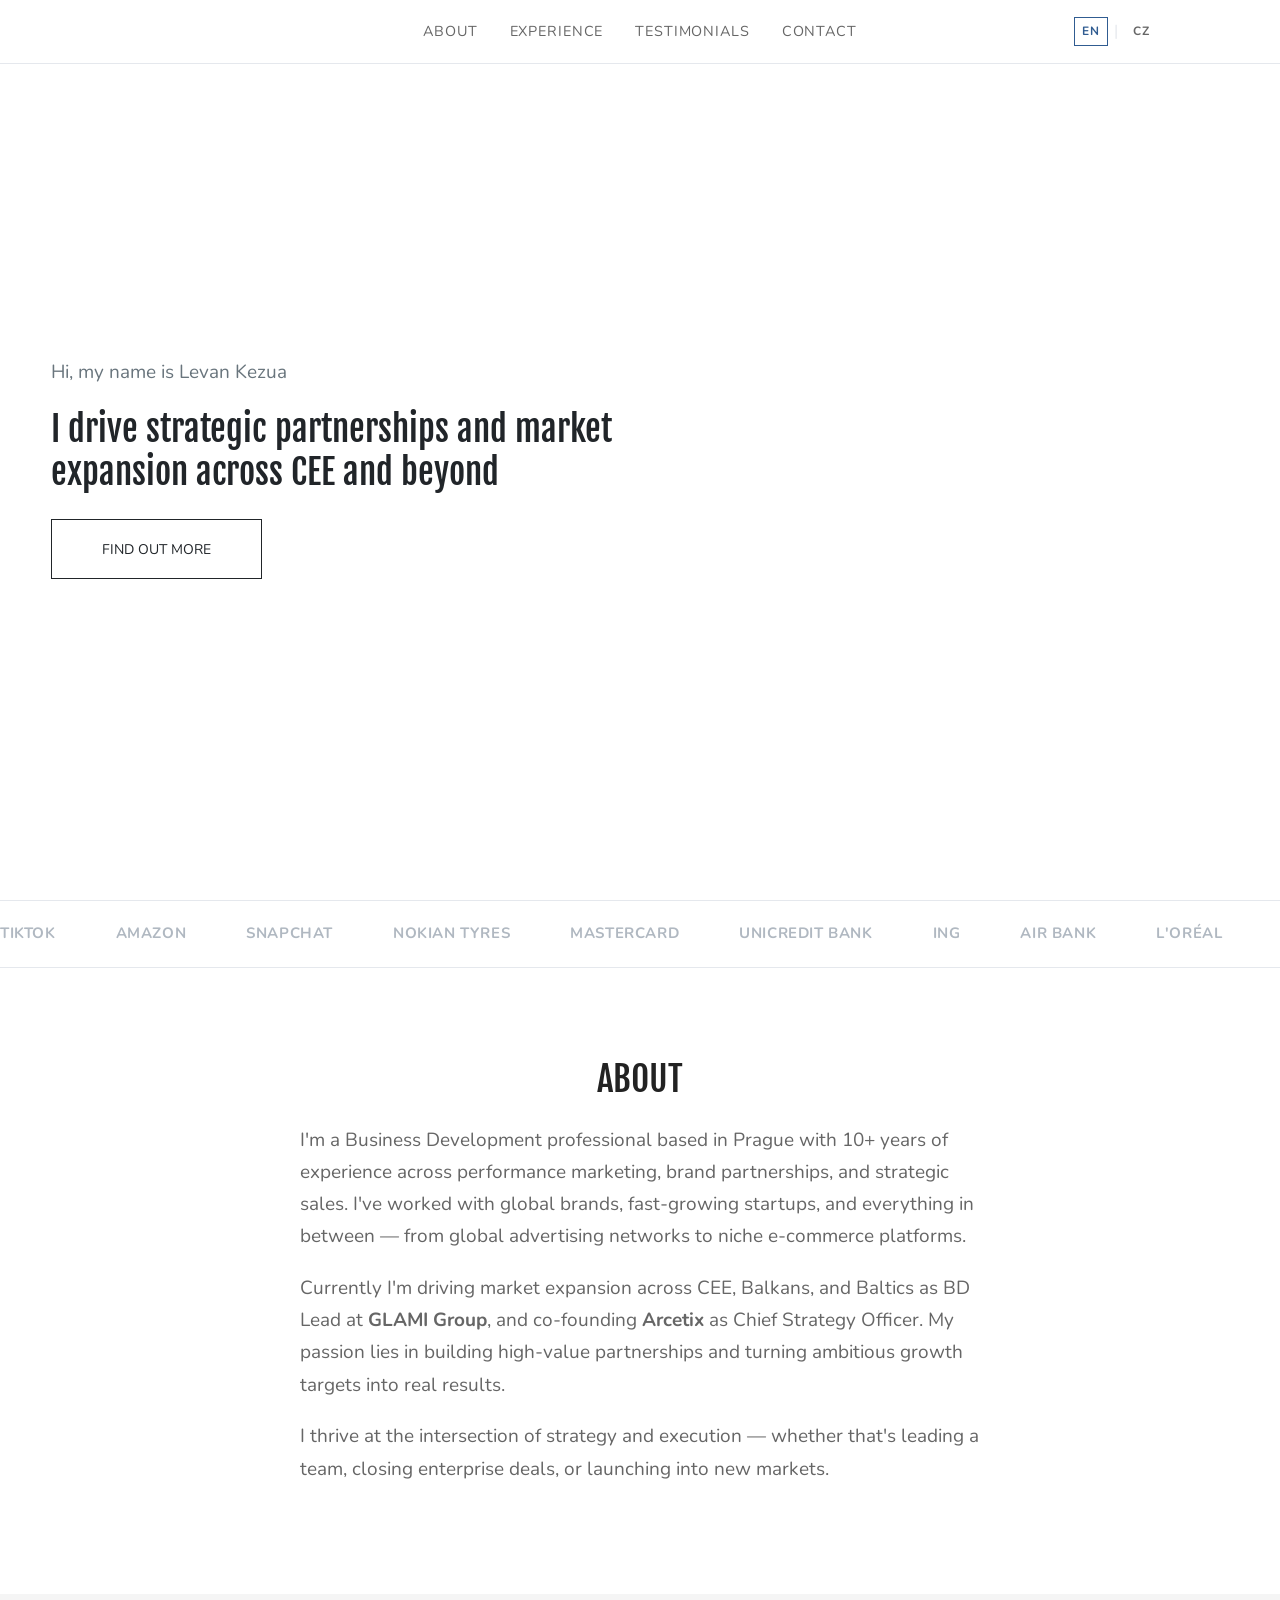
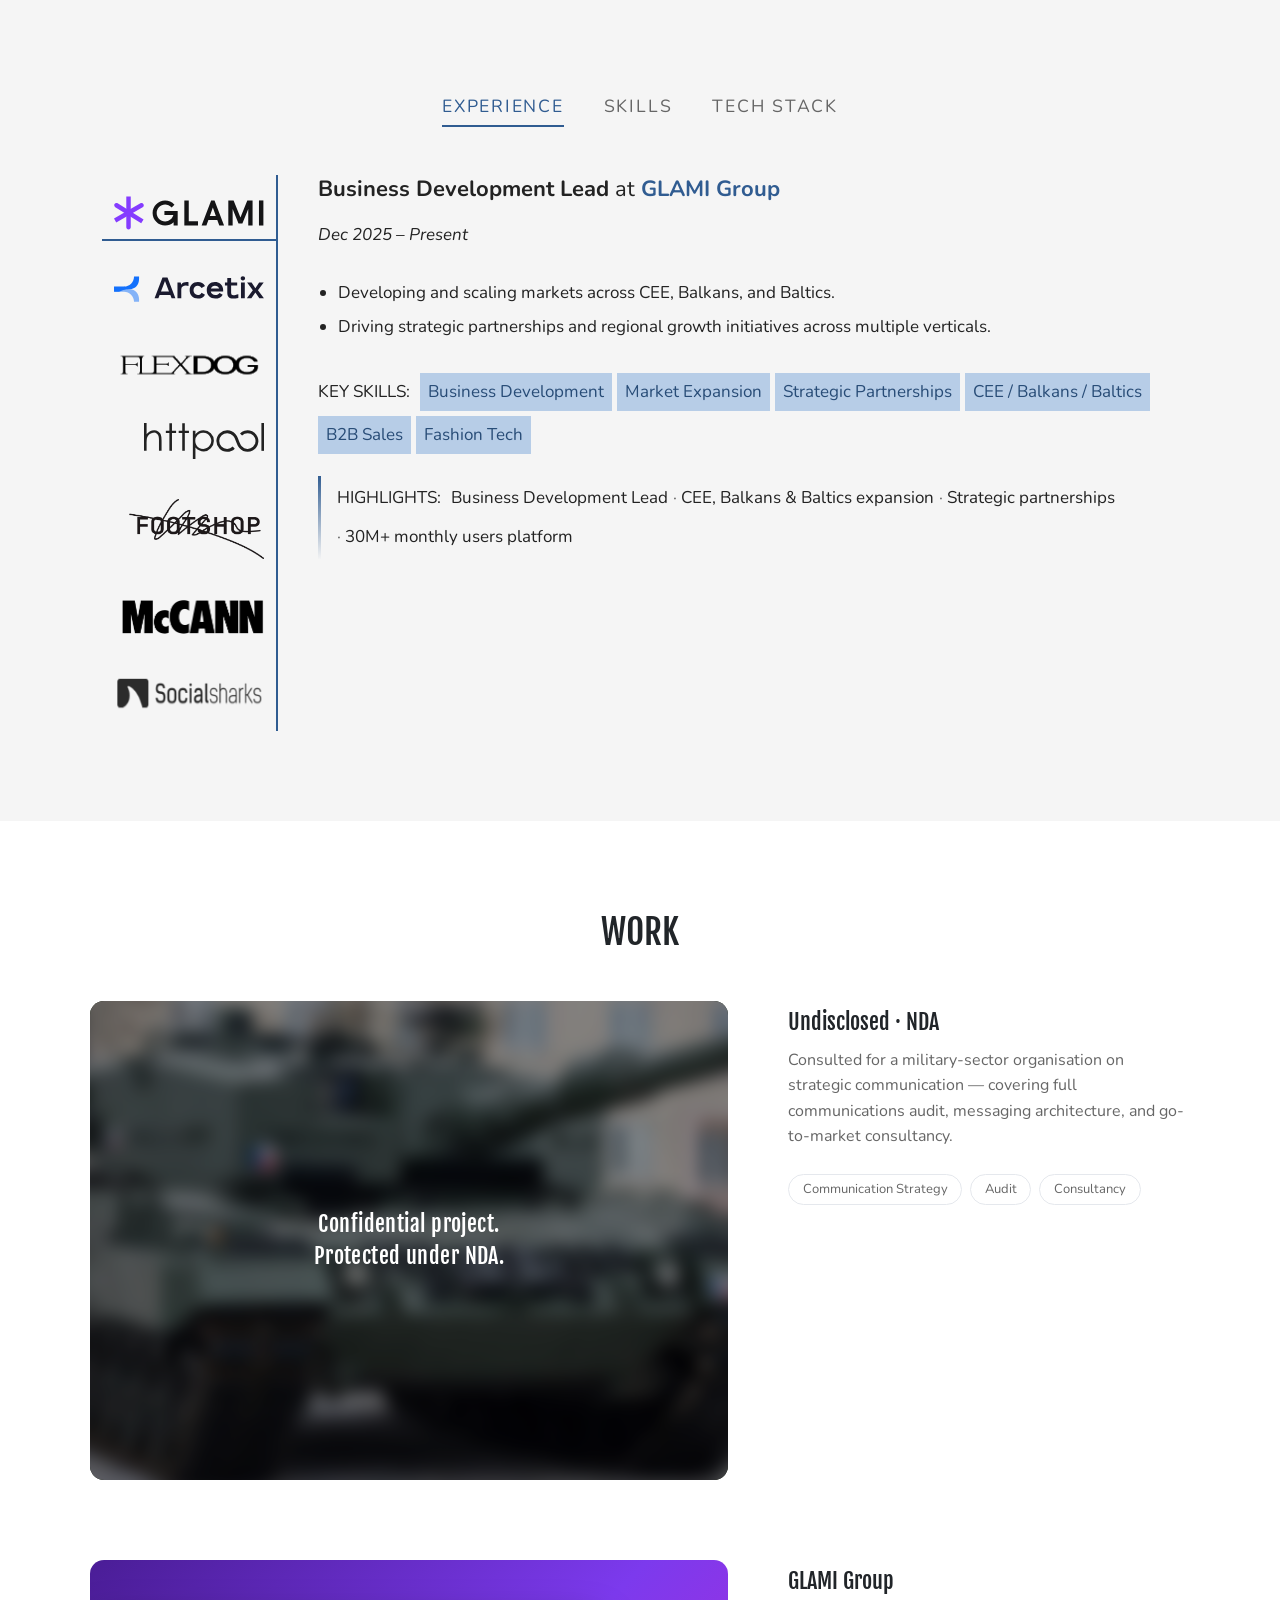
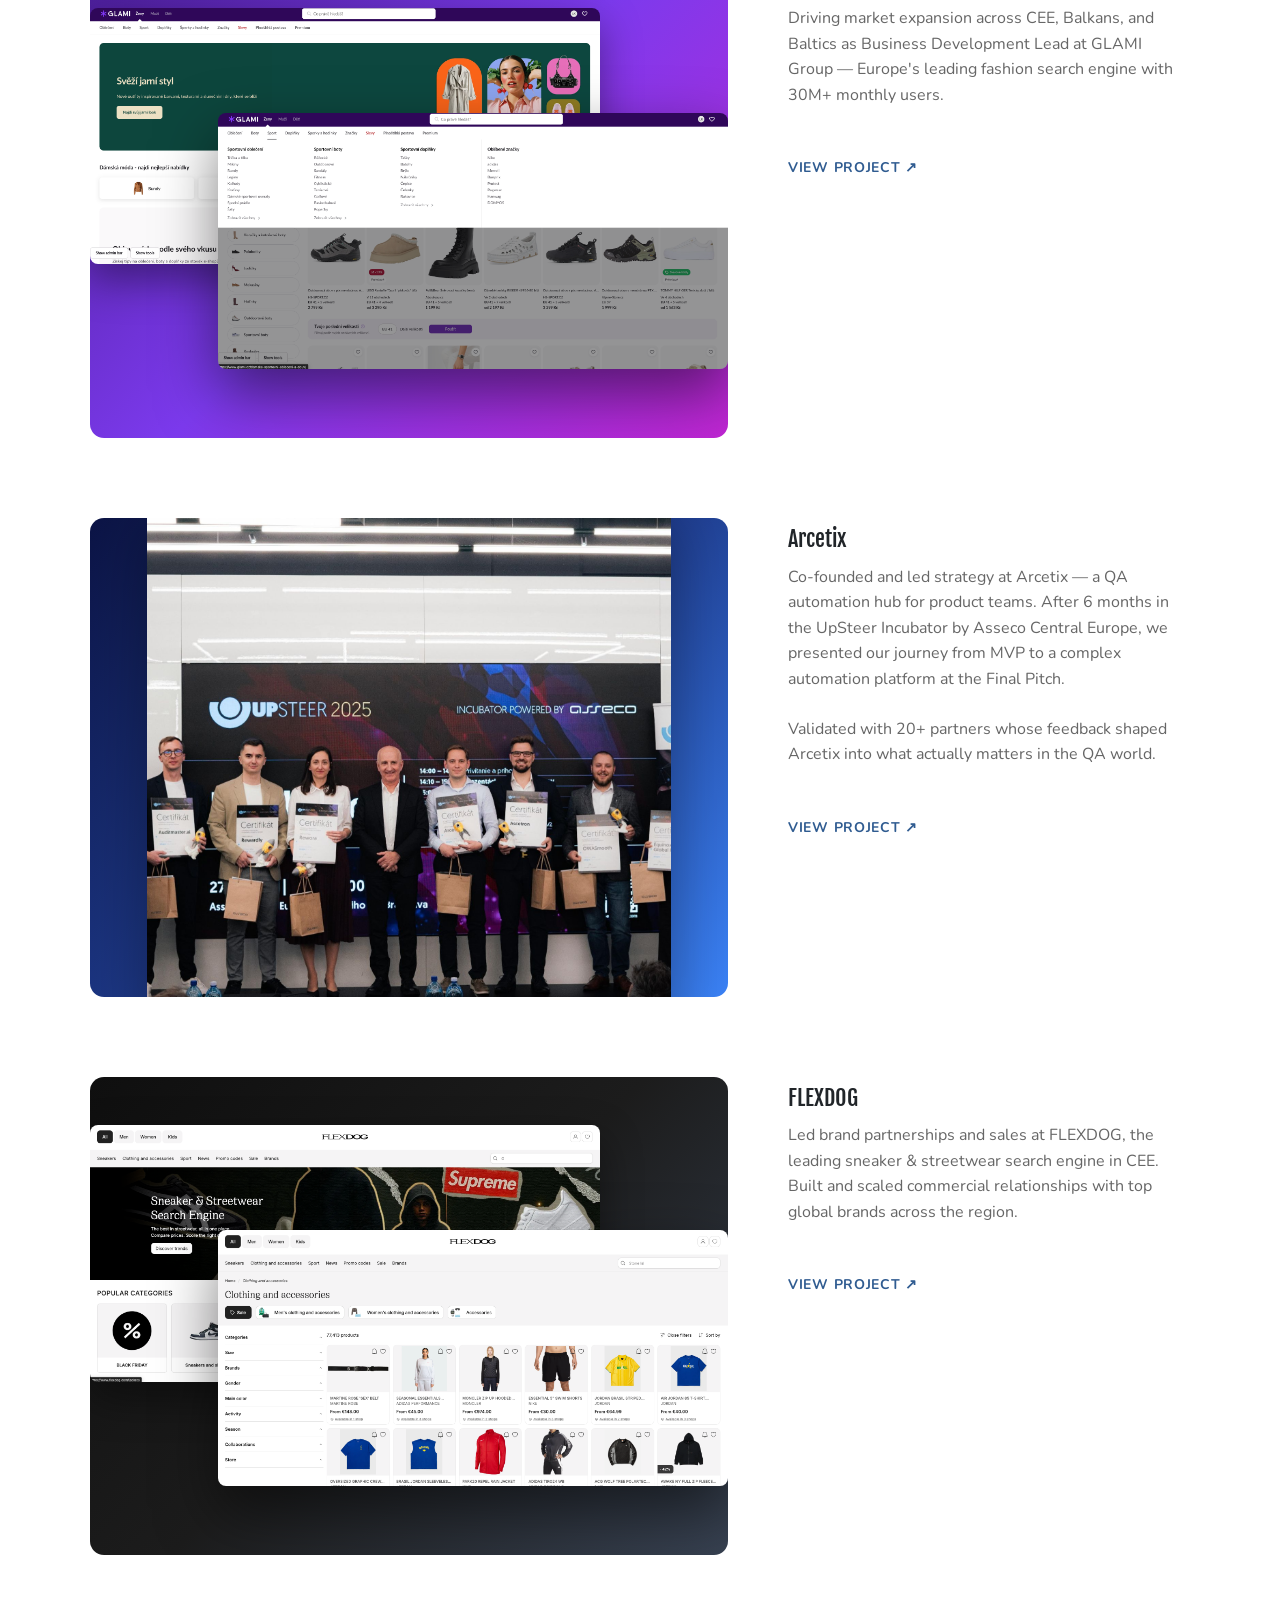
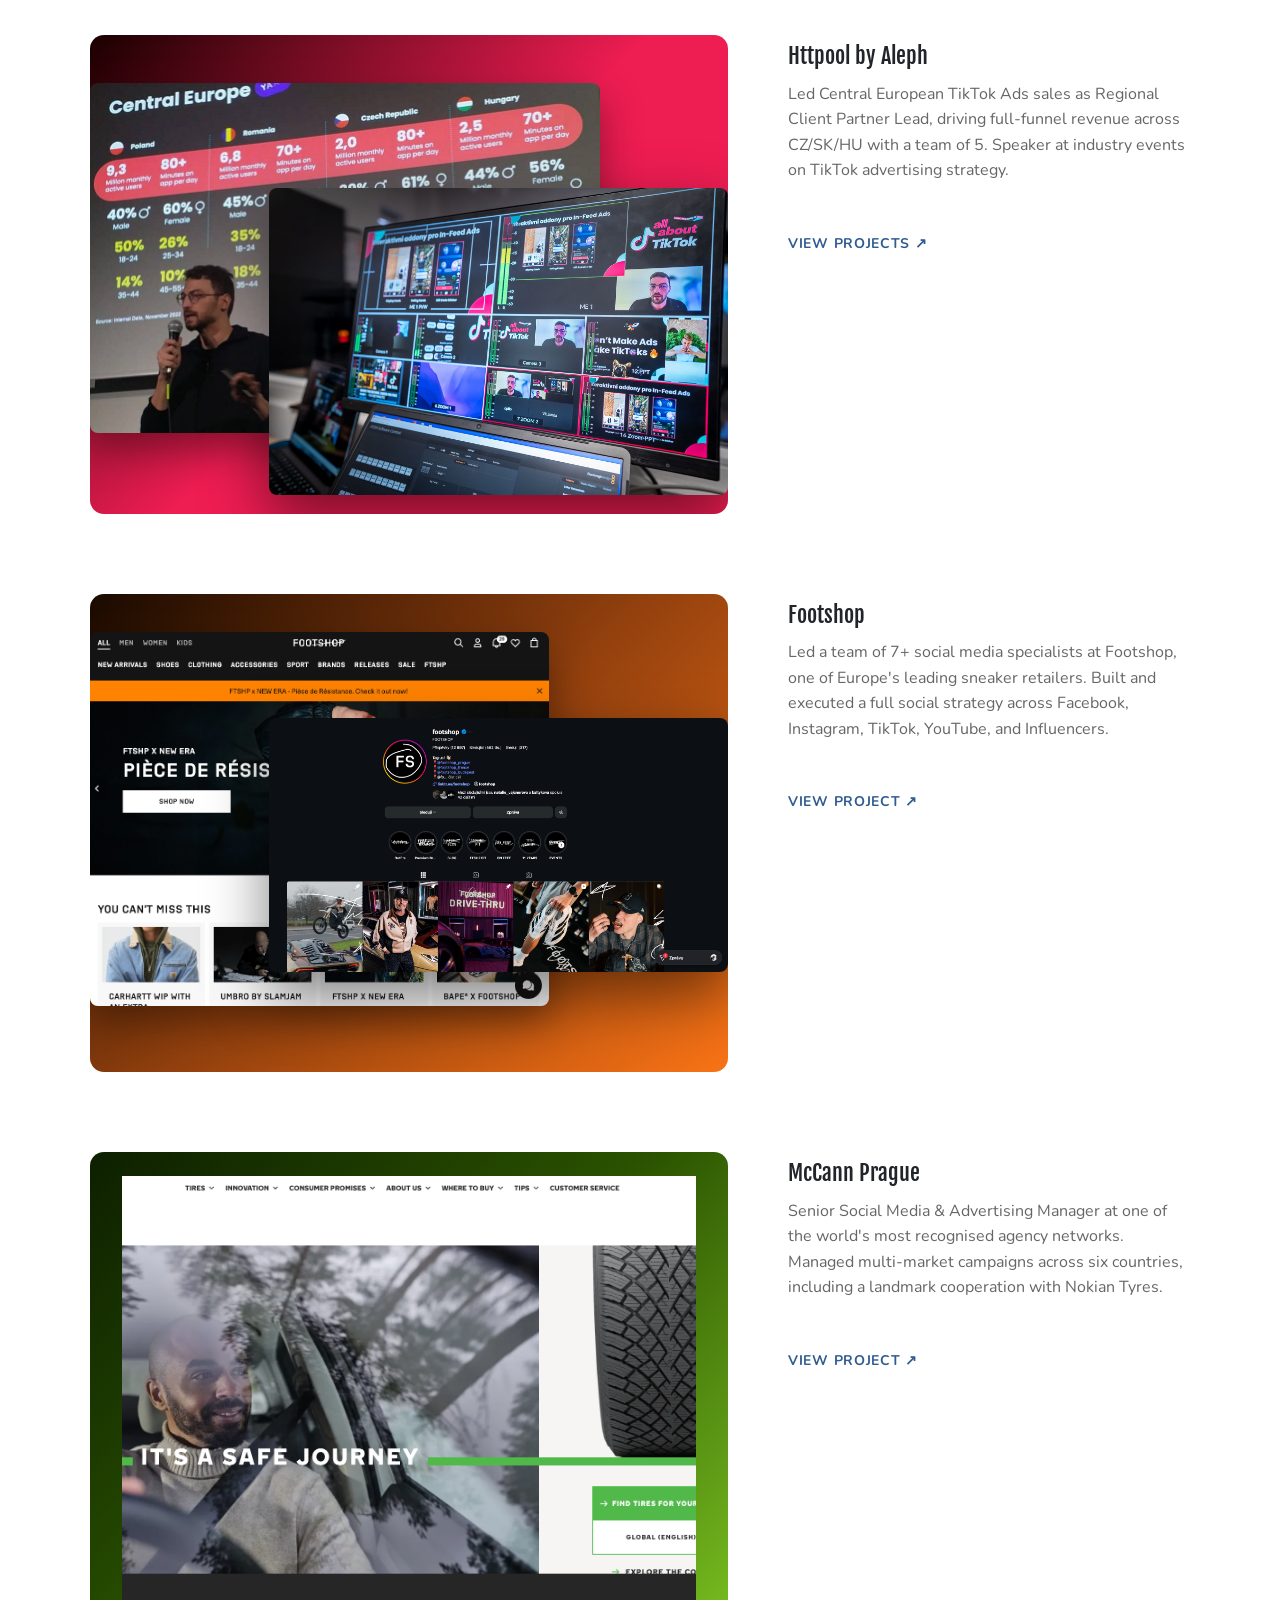
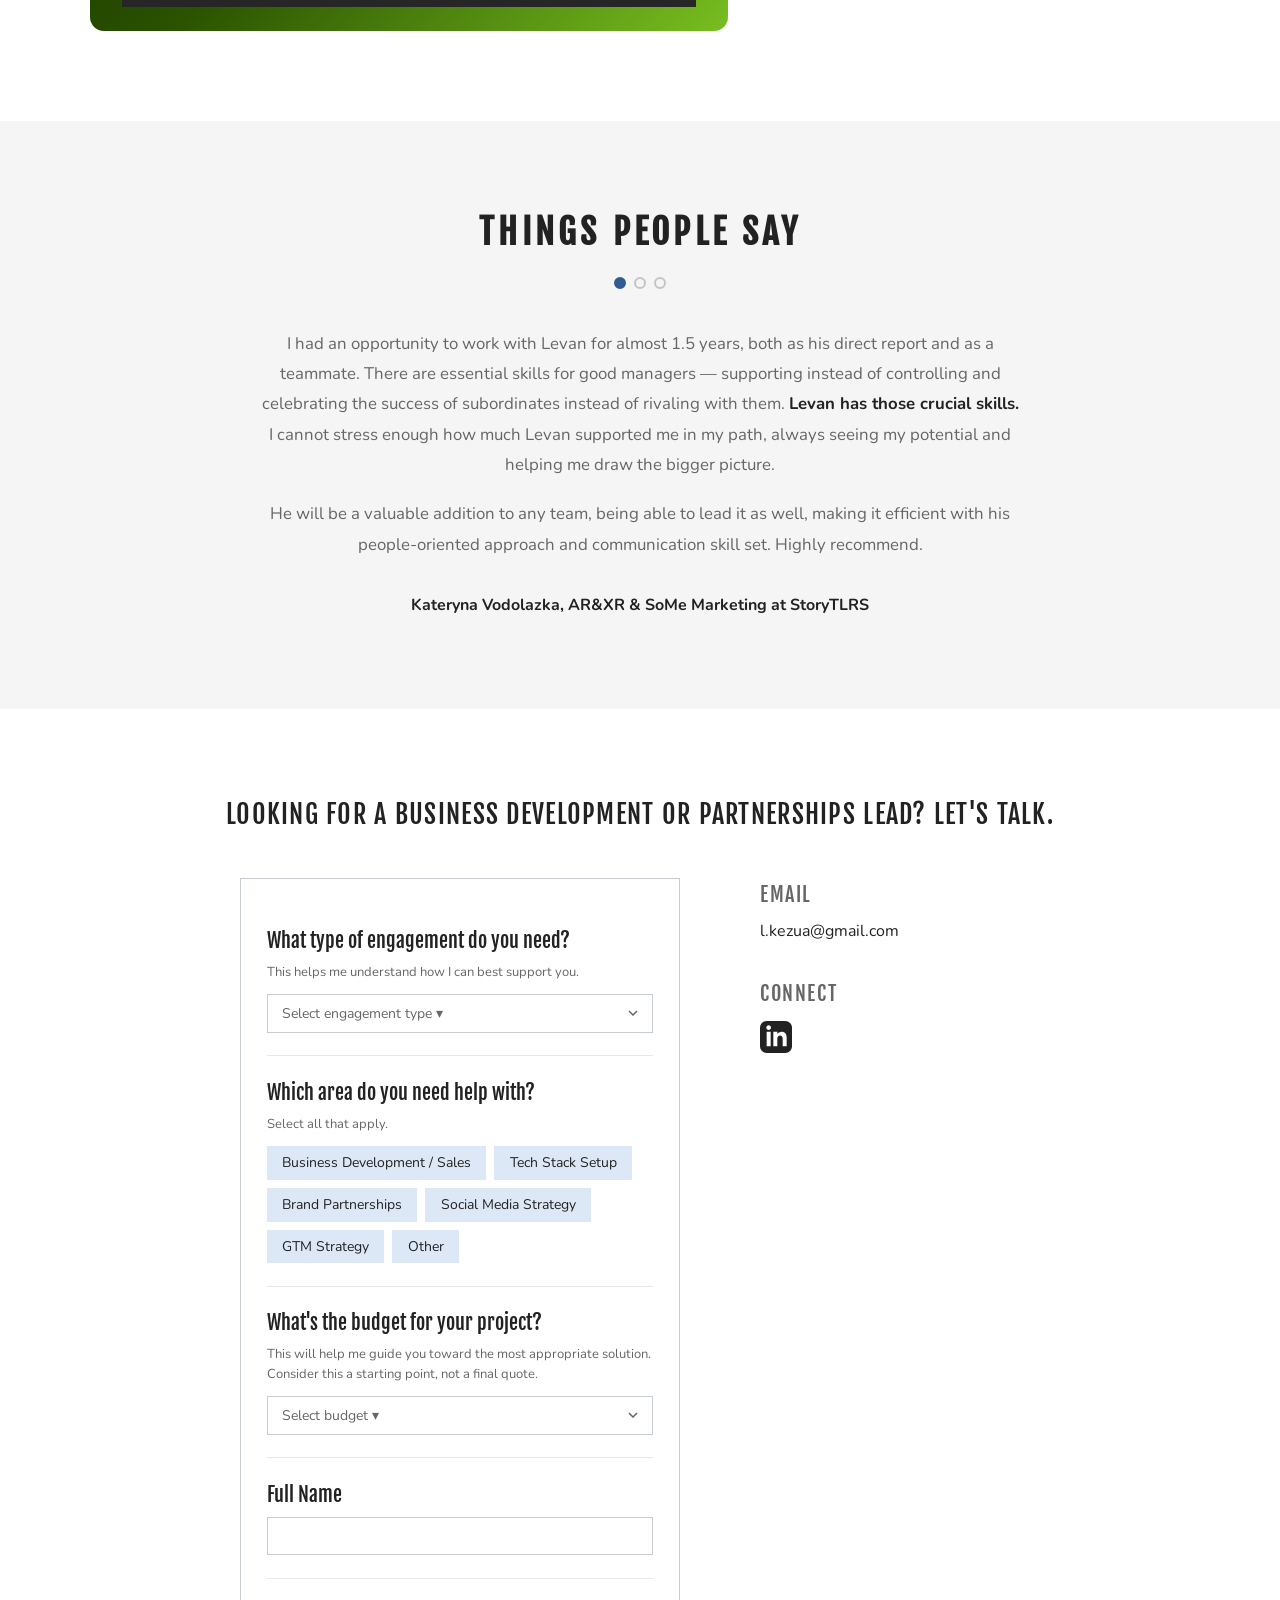
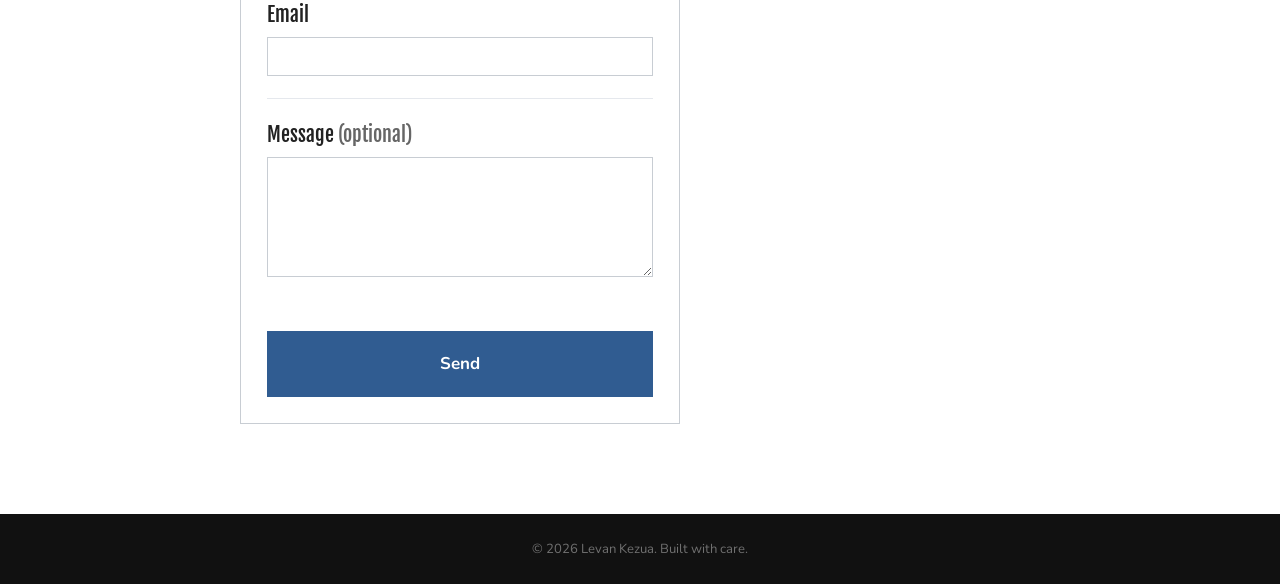
<file: personal-website/index.html>
<!DOCTYPE html>
<html lang="en">
<head>
  <meta charset="UTF-8" />
  <meta name="viewport" content="width=device-width, initial-scale=1.0" />
  <title>Levan Kezua — Business Development & Partnerships</title>
  <link rel="preconnect" href="https://fonts.googleapis.com" />
  <link rel="preconnect" href="https://fonts.gstatic.com" crossorigin />
  <link href="https://fonts.googleapis.com/css?display=swap&family=Nunito:200,300,400,500,600,700,800,900,200i,300i,400i,500i,600i,700i,800i,900i|Fjalla+One:400,400i&subset=all" rel="stylesheet" />
  <!-- Microsoft Clarity -->
  <script type="text/javascript">
    (function(c,l,a,r,i,t,y){
        c[a]=c[a]||function(){(c[a].q=c[a].q||[]).push(arguments)};
        t=l.createElement(r);t.async=1;t.src="https://www.clarity.ms/tag/"+i;
        y=l.getElementsByTagName(r)[0];y.parentNode.insertBefore(t,y);
    })(window, document, "clarity", "script", "w3x8jxwo1a");
  </script>
  <!-- Google Analytics 4 -->
  <script async src="https://www.googletagmanager.com/gtag/js?id=G-P7CTTK1KFV"></script>
  <script>
    window.dataLayer = window.dataLayer || [];
    function gtag(){dataLayer.push(arguments);}
    gtag('js', new Date());
    gtag('config', 'G-P7CTTK1KFV');
  </script>
  <style>
    *, *::before, *::after { box-sizing: border-box; margin: 0; padding: 0; }

    :root {
      --accent: #305c91;
      --accent-dark: #1e3f6b;
      --text: #222;
      --muted: #666;
      --border: #e5e8ed;
      --bg-light: #f7f9fc;
    }

    html { scroll-behavior: smooth; }

    body {
      font-family: 'Nunito', sans-serif;
      color: var(--text);
      background: #fff;
      font-size: 16px;
      line-height: 1.7;
      font-weight: 400;
    }

    h1, h2, h3, h4 {
      font-family: 'Fjalla One', sans-serif;
      font-weight: 700;
      line-height: 1.2;
    }

    a { color: var(--accent); text-decoration: none; transition: color .2s; }
    a:hover { color: var(--accent-dark); }

    /* ── NAV ─────────────────────────────────────────────── */
    nav {
      position: fixed; top: 0; left: 0; right: 0; z-index: 100;
      background: rgba(255,255,255,.96);
      backdrop-filter: blur(6px);
      border-bottom: 1px solid var(--border);
      height: 64px;
      display: flex; align-items: center;
    }

    .nav-inner {
      max-width: 1100px; margin: 0 auto; padding: 0 2rem;
      width: 100%;
      display: flex; align-items: center; justify-content: center;
      position: relative;
    }

    .nav-lang {
      position: absolute;
      right: 2rem;
      display: flex;
      gap: .4rem;
      align-items: center;
    }

    .nav-lang a {
      font-size: .75rem;
      font-weight: 700;
      letter-spacing: .08em;
      text-transform: uppercase;
      color: var(--muted);
      text-decoration: none;
      padding: .2rem .45rem;
      border: 1px solid transparent;
      transition: color .2s, border-color .2s;
    }

    .nav-lang a:hover { color: var(--accent); }
    .nav-lang a.active { color: var(--accent); border-color: var(--accent); }

    .nav-links { display: flex; gap: 2rem; list-style: none; }
    .nav-links a { font-weight: 400; font-size: .9rem; color: var(--muted); letter-spacing: .06em; text-transform: uppercase; }
    .nav-links a:hover { color: var(--accent); }

    .nav-toggle { display: none; background: none; border: none; cursor: pointer; padding: 4px; }
    .nav-toggle span {
      display: block; width: 24px; height: 2px;
      background: var(--text); margin: 5px 0;
      transition: transform .3s, opacity .3s;
    }

    /* ── HERO ────────────────────────────────────────────── */
    #hero {
      min-height: 100vh;
      display: flex;
      align-items: center;
      background: #fff;
      padding: 120px 8vw 80px 4vw;
    }

    .hero-inner {
      width: 100%;
    }

    .hero-text {
      max-width: 55%;
    }

    .hero-intro {
      font-family: 'Nunito';
      font-size: 19px;
      color: #69757d;
      font-weight: 400;
      line-height: 22.8px;
      margin-bottom: 24px;
      -webkit-font-smoothing: antialiased;
    }

    .hero-text h1 {
      font-size: 35px;
      font-weight: 500;
      line-height: 1.25;
      color: #212529;
      margin-bottom: 24px;
      max-width: 640px;
    }

    .hero-text h1 span { color: var(--accent); }

    .hero-text .tagline {
      font-size: clamp(1rem, 2vw, 1.2rem);
      color: var(--muted);
      margin-bottom: 2rem;
      max-width: 540px;
      font-style: italic;
      font-weight: 400;
    }

    .hero-badges {
      display: flex; flex-wrap: wrap; gap: .6rem;
      margin-bottom: 2.5rem;
    }

    .badge {
      background: var(--accent);
      color: #fff;
      padding: .35rem .85rem;
      border-radius: 20px;
      font-size: .8rem;
      font-weight: 700;
      letter-spacing: .03em;
    }

    .hero-ctas { display: flex; gap: 1rem; flex-wrap: wrap; }

    .btn {
      display: inline-block;
      padding: .75rem 1.8rem;
      border-radius: 4px;
      font-weight: 700;
      font-size: .9rem;
      letter-spacing: .05em;
      text-transform: uppercase;
      transition: all .2s;
    }

    .btn-primary { background: var(--accent); color: #fff; }
    .btn-primary:hover { background: var(--accent-dark); color: #fff; }

    .btn-outline { border: 2px solid var(--accent); color: var(--accent); }
    .btn-outline:hover { background: var(--accent); color: #fff; }

    .btn-hero {
      display: inline-flex;
      align-items: center;
      justify-content: center;
      height: 60px;
      padding: 0 50px;
      border: 1px solid #212529;
      border-radius: 0;
      background: transparent;
      color: #212529;
      font-family: 'Nunito', sans-serif;
      font-size: 14px;
      font-weight: 400;
      line-height: 21px;
      letter-spacing: normal;
      text-transform: uppercase;
      cursor: pointer;
      transition: color .2s, border-color .2s;
      text-decoration: none;
    }

    .btn-hero:hover { color: #69757d; border-color: #69757d; }

    .hero-avatar {
      flex-shrink: 0;
      width: 42%;
      position: relative;
    }

    .hero-avatar img {
      width: 100%;
      height: 100%;
      object-fit: cover;
      object-position: top center;
      display: block;
    }

    .hero-avatar::after {
      content: '';
      position: absolute; inset: 0;
      border: none;
      pointer-events: none;
    }

    /* ── SECTIONS ─────────────────────────────────────────── */
    section { padding: 90px 2rem; }

    #about { background: #fff; }
    #work  { background: #f5f5f5; }
    .testimonials-section { /* keeps its own blue */ }

    .brands-strip {
      border-top: 1px solid var(--border);
      border-bottom: 1px solid var(--border);
      padding: 20px 0;
      overflow: hidden;
      background: #fff;
    }

    .brands-track {
      display: flex;
      gap: 60px;
      align-items: center;
      animation: brands-scroll 30s linear infinite;
      width: max-content;
    }

    .brands-track span {
      font-size: 15px;
      font-weight: 700;
      color: #b0b8c1;
      letter-spacing: .04em;
      white-space: nowrap;
      text-transform: uppercase;
    }

    @keyframes brands-scroll {
      from { transform: translateX(0); }
      to { transform: translateX(-50%); }
    }

    .section-inner { max-width: 1100px; margin: 0 auto; }

    .section-title {
      font-size: clamp(1.8rem, 3vw, 2.5rem);
      color: var(--text);
      margin-bottom: .5rem;
    }

    .section-line {
      width: 50px; height: 4px;
      background: var(--accent);
      margin-bottom: 2.5rem;
      border-radius: 2px;
    }

    /* ── ABOUT ────────────────────────────────────────────── */
    .about-centered {
      max-width: 680px;
      margin: 0 auto;
      text-align: left;
    }

    .about-centered p { color: var(--muted); margin-bottom: 1.2rem; font-size: 19px; }

    /* ── WORK (EXPERIENCE + SKILLS merged) ───────────────── */
    .se-tabs {
      display: flex;
      justify-content: center;
      gap: 2.5rem;
      position: relative;
      margin-bottom: 3rem;
    }


    .se-underline {
      position: absolute;
      bottom: 0;
      height: 2px;
      background: var(--accent);
      transition: left .3s cubic-bezier(.4,0,.2,1), width .3s cubic-bezier(.4,0,.2,1);
      z-index: 1;
    }

    .se-tab {
      background: none;
      border: none;
      padding: .6rem 0;
      font-family: 'Nunito', sans-serif;
      font-size: 1.1rem;
      font-weight: 400;
      letter-spacing: .1em;
      text-transform: uppercase;
      color: var(--muted);
      cursor: pointer;
      transition: color .2s;
    }

    .se-tab:hover { color: var(--text); }

    .se-tab.active { color: var(--accent); }

    .se-panel { display: none; }
    .se-panel.active { display: block; }

    /* Skills sub-tabs */
    .skills-tabs { display: flex; gap: .5rem; margin-bottom: 2rem; flex-wrap: wrap; }

    .tab-btn {
      padding: .5rem 1.25rem;
      border: 2px solid var(--border);
      background: #fff;
      border-radius: 4px;
      font-family: 'Nunito', sans-serif;
      font-weight: 700;
      font-size: .85rem;
      cursor: pointer;
      transition: all .2s;
      color: var(--muted);
    }

    .tab-btn.active, .tab-btn:hover {
      border-color: var(--accent);
      color: var(--accent);
      background: rgba(48,92,145,.06);
    }

    .tab-panel { display: none; }
    .tab-panel.active { display: block; }

    .skills-grid { display: flex; flex-wrap: wrap; gap: .75rem; }

    .skill-tag {
      background: #fff;
      border: 1px solid var(--border);
      border-radius: 6px;
      padding: .6rem 1.2rem;
      font-size: .9rem;
      font-weight: 600;
      color: var(--text);
      box-shadow: 0 1px 4px rgba(0,0,0,.04);
      transition: all .2s;
    }

    .skill-tag:hover {
      border-color: var(--accent);
      color: var(--accent);
      transform: translateY(-2px);
    }

    /* ── EXPERIENCE ───────────────────────────────────────── */
    .exp-layout {
      display: flex;
      gap: 0;
      min-height: 360px;
    }

    .exp-sidebar {
      display: flex;
      flex-direction: column;
      flex-shrink: 0;
      width: 188px;
      border-right: 2px solid var(--accent);
      position: relative;
    }

    .exp-tab {
      background: none;
      border: none;
      padding: 20px 12px;
      cursor: pointer;
      display: flex;
      align-items: center;
      justify-content: flex-end;
      position: relative;
    }

    .exp-tab::after {
      content: '';
      position: absolute;
      bottom: 10px;
      left: 12px;
      right: 0;
      height: 2px;
      background: #fff;
      transform: scaleX(0);
      transform-origin: right center;
      transition: transform .45s cubic-bezier(.39, 0, .45, 1), background .45s cubic-bezier(.39, 0, .45, 1);
    }

    .exp-tab.active::after {
      background: var(--accent);
      transform: scaleX(1);
    }



    .exp-logo {
      height: 36px;
      width: auto;
      max-width: 150px;
      display: block;
    }

    .exp-logo-fallback {
      height: 22px;
      padding: 0 .5rem;
      border-radius: 4px;
      background: var(--accent);
      color: #fff;
      font-size: .7rem;
      font-weight: 700;
      display: flex; align-items: center; justify-content: center;
      letter-spacing: .05em;
    }

    .exp-detail {
      flex: 1;
      padding: 0 2.5rem;
    }

    .exp-panel { display: none; }
    .exp-panel.active { display: block; }

    .exp-role {
      font-family: 'Nunito', sans-serif;
      font-size: 22px;
      font-weight: 700;
      color: var(--text);
      margin-bottom: 1.1rem;
      line-height: 1.3;
    }

    .exp-company-link {
      font-size: inherit;
      font-weight: inherit;
      color: var(--accent);
      text-decoration: none;
    }

    .exp-company-link:hover { text-decoration: underline; }

    .exp-date {
      font-size: 17px;
      color: var(--text);
      font-style: italic;
      font-weight: 400;
      margin-bottom: 1.6rem;
      -webkit-font-smoothing: antialiased;
    }

    .exp-panel ul {
      padding-left: 1.25rem;
      color: var(--text);
      margin-top: 0;
    }

    .exp-panel li {
      margin-bottom: 0;
      font-size: 17px;
      line-height: 34px;
      -webkit-font-smoothing: antialiased;
    }

    .exp-highlights-label {
      font-size: 17px;
      font-weight: 400;
      letter-spacing: normal;
      text-transform: uppercase;
      color: var(--text);
      white-space: nowrap;
      margin-right: 5px;
      line-height: 34px;
      -webkit-font-smoothing: antialiased;
    }

    .exp-highlights {
      list-style: none;
      padding-left: 0;
      display: flex;
      flex-wrap: wrap;
      align-items: center;
      gap: 5px 5px;
      margin-top: 1.4rem;
      border-left: 3px solid transparent;
      border-image: linear-gradient(to bottom, var(--accent), transparent) 1;
      padding-left: 1rem;
      padding-top: .3rem;
      padding-bottom: .3rem;
    }

    .exp-highlights li {
      font-size: 17px;
      font-weight: 400;
      color: var(--text);
      background: none;
      border: none;
      padding: 0;
      line-height: 34px;
      display: inline-block;
      -webkit-font-smoothing: antialiased;
      margin-bottom: 0;
    }

    .exp-highlights li + li::before {
      content: ' · ';
      color: var(--muted);
    }

    .exp-highlights li a {
      color: var(--accent);
      text-decoration: none;
    }

    .exp-highlights li a:hover { text-decoration: underline; }

    .exp-view-link {
      display: inline-block;
      margin-top: 1.2rem;
      font-size: 17px;
      font-weight: 400;
      color: var(--accent);
      text-decoration: none;
      line-height: 34px;
      -webkit-font-smoothing: antialiased;
    }

    .exp-view-link:hover { text-decoration: underline; }

    .exp-httpool-links {
      display: flex;
      flex-direction: column;
      gap: .3rem;
      margin-top: 1.4rem;
      border-left: 3px solid transparent;
      border-image: linear-gradient(to bottom, var(--accent), transparent) 1;
      padding-left: 1rem;
      padding-top: .3rem;
      padding-bottom: .3rem;
    }

    .exp-httpool-links a {
      font-size: 17px;
      font-weight: 400;
      color: var(--accent);
      text-decoration: none;
      line-height: 34px;
      -webkit-font-smoothing: antialiased;
    }

    .exp-httpool-links a:hover { text-decoration: underline; }

    .exp-httpool-cat {
      font-size: 17px;
      font-weight: 400;
      letter-spacing: normal;
      text-transform: uppercase;
      color: var(--text);
      line-height: 34px;
      -webkit-font-smoothing: antialiased;
      margin-top: .4rem;
    }

    .exp-httpool-cat:first-child { margin-top: 0; }

    .exp-skills {
      display: flex;
      flex-wrap: wrap;
      align-items: center;
      gap: 5px 5px;
      margin-top: 1.8rem;
    }

    .exp-skills-label {
      font-size: 17px;
      font-weight: 400;
      letter-spacing: normal;
      text-transform: uppercase;
      color: var(--text);
      white-space: nowrap;
      margin-right: 5px;
      line-height: 34px;
      -webkit-font-smoothing: antialiased;
    }

    .exp-skill {
      font-size: 17px;
      font-weight: 400;
      color: #284c77;
      background: #b7cde7;
      border: none;
      border-radius: 0;
      padding: 2px 8px;
      line-height: 34px;
      display: inline-block;
      -webkit-font-smoothing: antialiased;
    }

    @media (max-width: 768px) {
      .exp-layout { flex-direction: column; }
      .exp-sidebar { flex-direction: row; flex-wrap: wrap; width: 100%; border-right: none; border-bottom: 2px solid var(--border); gap: .25rem; padding-bottom: .5rem; }
      .exp-tab { border-right: none; border-bottom: 3px solid transparent; margin-right: 0; margin-bottom: -2px; padding: .6rem .75rem; }
      .exp-tab.active { border-bottom-color: var(--accent); border-right-color: transparent; }
      .exp-detail { padding: 1.5rem 0 0; }
    }

    /* ── PORTFOLIO ───────────────────────────────────────── */
    .portfolio-items {
      display: flex;
      flex-direction: column;
      gap: 80px;
    }

    .portfolio-item {
      display: flex;
      align-items: flex-start;
      gap: 60px;
    }

    .portfolio-img-wrap {
      flex: 0 0 58%;
      border-radius: 14px;
      overflow: hidden;
      aspect-ratio: 4 / 3;
      display: flex;
      align-items: center;
      justify-content: center;
      padding: 28px;
      position: relative;
    }

    .portfolio-img {
      width: 90%;
      height: auto;
      object-fit: cover;
      display: block;
      border-radius: 8px;
      box-shadow: 0 24px 60px rgba(0,0,0,.35);
      position: relative;
      z-index: 1;
    }

    .portfolio-info { flex: 1; padding-top: 8px; }

    .portfolio-title {
      font-family: 'Fjalla One', sans-serif;
      font-size: 22px;
      font-weight: 400;
      color: #212529;
      margin-bottom: 12px;
    }

    .portfolio-desc {
      font-size: 16px;
      color: var(--muted);
      margin-bottom: 24px;
      line-height: 1.6;
    }

    .portfolio-tools-label {
      font-size: 12px;
      font-weight: 700;
      letter-spacing: .1em;
      color: var(--muted);
      text-transform: uppercase;
      margin-bottom: 10px;
    }

    .portfolio-link {
      display: inline-block;
      margin-top: 1.5rem;
      font-size: 14px;
      font-weight: 700;
      color: var(--accent);
      text-decoration: none;
      letter-spacing: .05em;
      text-transform: uppercase;
    }
    .portfolio-link:hover { text-decoration: underline; }

    .portfolio-tools {
      list-style: none;
      padding-left: 0;
      display: flex;
      flex-wrap: wrap;
      gap: .5rem;
    }

    .portfolio-tools li {
      font-size: 13px;
      color: var(--muted);
      border: 1px solid var(--border);
      border-radius: 20px;
      padding: .25rem .85rem;
      line-height: 1.6;
      white-space: nowrap;
    }

    .portfolio-tools li a {
      color: var(--accent);
      text-decoration: none;
    }
    .portfolio-tools li a:hover { text-decoration: underline; }

    /* ── TESTIMONIALS SLIDER ─────────────────────────────── */
    .testimonials-section {
      background: #f5f5f5;
      padding: 90px 2rem;
      text-align: center;
    }

    .testimonials-heading {
      font-family: 'Fjalla One', sans-serif;
      font-size: clamp(1.6rem, 3vw, 2.2rem);
      font-weight: 900;
      letter-spacing: .12em;
      color: var(--text);
      margin-bottom: 1.5rem;
    }

    .ts-dots {
      display: flex;
      justify-content: center;
      gap: .5rem;
      margin-bottom: 2.5rem;
    }

    .ts-dot {
      width: 12px; height: 12px;
      border-radius: 50%;
      border: 2px solid rgba(0,0,0,.2);
      background: transparent;
      cursor: pointer;
      padding: 0;
      transition: background .2s;
    }

    .ts-dot.active { background: var(--accent); border-color: var(--accent); }

    .ts-slider {
      max-width: 760px;
      margin: 0 auto;
      position: relative;
    }

    .ts-slide { display: none; }
    .ts-slide.active { display: block; }

    .ts-slide p {
      font-size: 1.05rem;
      color: var(--muted);
      line-height: 1.8;
      margin-bottom: 1.2rem;
    }

    .ts-author {
      margin-top: 2rem;
      font-weight: 700;
      font-size: 1rem;
      color: var(--text);
    }

    .ts-slide strong { color: var(--text); }

    /* ── LANGUAGES ────────────────────────────────────────── */
    .languages-grid {
      display: grid;
      grid-template-columns: repeat(auto-fit, minmax(200px, 1fr));
      gap: 1.5rem;
    }

    .lang-card {
      background: #fff;
      border: 1px solid var(--border);
      border-radius: 8px;
      padding: 1.5rem;
      text-align: center;
      box-shadow: 0 2px 8px rgba(0,0,0,.04);
      transition: transform .2s;
    }

    .lang-card:hover { transform: translateY(-3px); }

    .lang-flag { font-size: 2.5rem; margin-bottom: .5rem; }
    .lang-name { font-family: 'Fjalla One', sans-serif; font-size: 1.1rem; }
    .lang-level { font-size: .82rem; color: var(--muted); margin-top: .25rem; }

    /* ── CONTACT ──────────────────────────────────────────── */
    #contact { background: #fff; color: var(--text); }

    .contact-headline {
      font-family: 'Fjalla One', sans-serif;
      font-size: 1.6rem;
      font-weight: 400;
      text-transform: uppercase;
      letter-spacing: .05em;
      text-align: center;
      margin-bottom: 3rem;
      -webkit-font-smoothing: antialiased;
    }

    .contact-grid {
      display: grid;
      grid-template-columns: 1fr 280px;
      gap: 5rem;
      max-width: 860px;
      margin: 0 auto;
      align-items: start;
      max-width: 800px;
    }

    .contact-form {
      display: flex;
      flex-direction: column;
      gap: 0;
      border: 1px solid #c8cdd3;
      padding: 1.6rem;
    }

    .cf-block {
      padding: 1.4rem 0;
      border-bottom: 1px solid var(--border);
    }

    .cf-block:last-of-type { border-bottom: none; }

    .cf-label {
      font-family: 'Fjalla One', sans-serif;
      font-weight: 400;
      font-size: 20px;
      line-height: 28px;
      margin-top: 0;
      margin-bottom: 8px;
      display: block;
      color: var(--text);
      -webkit-font-smoothing: antialiased;
    }

    .cf-hint {
      font-size: 13px;
      color: var(--muted);
      margin-bottom: .75rem;
      display: block;
      line-height: 1.5;
    }

    .cf-select {
      width: 100%;
      padding: .55rem .9rem;
      border: 1px solid #c8cdd3;
      border-radius: 0;
      font-family: 'Nunito', sans-serif;
      font-size: 14px;
      color: var(--muted);
      background: #fff;
      appearance: none;
      background-image: url("data:image/svg+xml,%3Csvg xmlns='http://www.w3.org/2000/svg' width='10' height='6' viewBox='0 0 10 6'%3E%3Cpath d='M1 1l4 4 4-4' stroke='%23666' stroke-width='1.5' fill='none'/%3E%3C/svg%3E");
      background-repeat: no-repeat;
      background-position: right .9rem center;
      cursor: pointer;
    }

    .cf-chips { display: flex; flex-wrap: wrap; gap: .5rem; }

    .cf-chip {
      padding: .4rem .9rem;
      border: 1px solid #c8cdd3;
      border-radius: 0;
      font-family: 'Nunito', sans-serif;
      font-size: 14px;
      cursor: pointer;
      background: #dce8f5;
      color: var(--text);
      border-color: #dce8f5;
      transition: background .15s, color .15s, border-color .15s;
    }

    .cf-chip.active {
      background: #b7cde7;
      color: #284c77;
      border-color: #b7cde7;
    }

    .cf-input, .cf-textarea {
      width: 100%;
      padding: .55rem .9rem;
      border: 1px solid #c8cdd3;
      border-radius: 0;
      font-family: 'Nunito', sans-serif;
      font-size: 14px;
      color: var(--text);
      background: #fff;
    }

    .cf-input:focus, .cf-textarea:focus, .cf-select:focus {
      outline: none;
      border-color: var(--accent);
    }

    .cf-textarea { min-height: 120px; resize: vertical; }

    .cf-submit {
      align-self: stretch;
      width: 100%;
      margin-top: 1.4rem;
      padding: 1rem 2.4rem;
      background: var(--accent);
      color: #fff;
      border: none;
      font-family: 'Nunito', sans-serif;
      font-size: 17px;
      font-weight: 700;
      line-height: 34px;
      cursor: pointer;
      letter-spacing: 0;
      -webkit-font-smoothing: antialiased;
      transition: background .2s;
    }

    .cf-submit:hover { background: var(--accent-dark); }

    .contact-sidebar { display: flex; flex-direction: column; gap: 2rem; }

    .cs-label {
      font-family: 'Fjalla One', sans-serif;
      font-size: 20px;
      font-weight: 400;
      letter-spacing: .08em;
      text-transform: uppercase;
      color: var(--muted);
      margin-bottom: .4rem;
    }

    .cs-value {
      font-size: 16px;
      color: var(--text);
    }

    .cs-value a { color: var(--text); text-decoration: none; }
    .cs-value a:hover { color: var(--accent); }

    .form-row { display: grid; grid-template-columns: 1fr 1fr; gap: 1rem; }

    .form-input, .form-textarea {
      width: 100%;
      padding: .75rem 1rem;
      background: rgba(255,255,255,.08);
      border: 1px solid rgba(255,255,255,.15);
      border-radius: 6px;
      color: #fff;
      font-family: 'Nunito', sans-serif;
      font-size: .95rem;
      transition: border-color .2s;
      outline: none;
    }

    .form-input::placeholder, .form-textarea::placeholder { color: rgba(255,255,255,.4); }
    .form-input:focus, .form-textarea:focus { border-color: rgba(255,255,255,.5); }

    .form-textarea { resize: vertical; min-height: 130px; }

    .btn-send {
      align-self: flex-start;
      background: var(--accent);
      color: #fff;
      padding: .75rem 2rem;
      border: none;
      border-radius: 4px;
      font-family: 'Nunito', sans-serif;
      font-weight: 700;
      font-size: .9rem;
      letter-spacing: .05em;
      text-transform: uppercase;
      cursor: pointer;
      transition: background .2s;
    }

    .btn-send:hover { background: var(--accent-dark); }

    /* ── FOOTER ───────────────────────────────────────────── */
    footer {
      background: #111;
      color: rgba(255,255,255,.4);
      text-align: center;
      padding: 1.5rem;
      font-size: .82rem;
    }

    /* ── MOBILE ───────────────────────────────────────────── */
    @media (max-width: 768px) {
      .nav-links { display: none; flex-direction: column; position: absolute; top: 64px; left: 0; right: 0; background: #fff; padding: 1rem 2rem; border-bottom: 1px solid var(--border); gap: 1rem; }
      .nav-links.open { display: flex; }
      .nav-toggle { display: block; }

      .hero-text { max-width: 100%; }

.contact-grid { grid-template-columns: 1fr; gap: 2.5rem; }
      .form-row { grid-template-columns: 1fr; }
    }
  </style>
</head>
<body>

  <!-- NAV -->
  <nav>
    <div class="nav-inner">
      <ul class="nav-links" id="navLinks">
        <li><a href="#about">About</a></li>
        <li><a href="#work">Experience</a></li>
        <li><a href="#testimonials">Testimonials</a></li>
        <li><a href="#contact">Contact</a></li>
      </ul>
      <button class="nav-toggle" id="navToggle" aria-label="Toggle menu">
        <span></span><span></span><span></span>
      </button>
      <div class="nav-lang">
        <a href="index.html" class="active">EN</a>
        <span style="color:var(--border)">|</span>
        <a href="index-cz.html">CZ</a>
      </div>
    </div>
  </nav>

  <!-- HERO -->
  <section id="hero">
    <div class="hero-inner">
      <div class="hero-text">
        <p class="hero-intro">Hi, my name is Levan Kezua</p>
        <h1>I drive strategic partnerships and market expansion across CEE and beyond</h1>
        <div class="hero-ctas">
          <a href="#work" class="btn-hero">Find Out More</a>
        </div>
      </div>
    </div>
  </section>

  <!-- BRANDS STRIP -->
  <div class="brands-strip">
    <div class="brands-track">
      <span>TikTok</span>
      <span>Amazon</span>
      <span>Snapchat</span>
      <span>Nokian Tyres</span>
      <span>Mastercard</span>
      <span>UniCredit Bank</span>
      <span>ING</span>
      <span>Air Bank</span>
      <span>L'Oréal</span>
      <span>TikTok</span>
      <span>Amazon</span>
      <span>Snapchat</span>
      <span>Nokian Tyres</span>
      <span>Mastercard</span>
      <span>UniCredit Bank</span>
      <span>ING</span>
      <span>Air Bank</span>
      <span>L'Oréal</span>
    </div>
  </div>

  <!-- ABOUT -->
  <section id="about">
    <div class="section-inner">
      <h2 style="font-family:'Fjalla One';font-size:35px;font-weight:400;-webkit-font-smoothing:antialiased;margin-bottom:24px;text-align:center;text-transform:uppercase">About</h2>
      <div class="about-centered">
        <p>
          I'm a Business Development professional based in Prague with 10+ years of
          experience across performance marketing, brand partnerships, and strategic
          sales. I've worked with global brands, fast-growing startups, and everything
          in between — from global advertising networks to niche e-commerce platforms.
        </p>
        <p>
          Currently I'm driving market expansion across CEE, Balkans, and Baltics as
          BD Lead at <strong>GLAMI Group</strong>, and co-founding <strong>Arcetix</strong>
          as Chief Strategy Officer. My passion lies in building high-value partnerships
          and turning ambitious growth targets into real results.
        </p>
        <p>
          I thrive at the intersection of strategy and execution — whether that's
          leading a team, closing enterprise deals, or launching into new markets.
        </p>
      </div>
    </div>
  </section>

  <!-- EXPERIENCE + SKILLS merged -->
  <section id="work">
    <div class="section-inner">

      <!-- Top tabs -->
      <div class="se-tabs">
        <button class="se-tab active" data-se="experience">Experience</button>
        <button class="se-tab" data-se="skills">Skills</button>
        <button class="se-tab" data-se="techstack">Tech Stack</button>
        <div class="se-underline"></div>
      </div>

      <!-- EXPERIENCE panel -->
      <div class="se-panel active" id="se-experience">
      <div class="exp-layout">

        <!-- LEFT: company list -->
        <div class="exp-sidebar">
          <button class="exp-tab active" data-exp="glami" title="GLAMI Group">
            <img class="exp-logo" src="logos/glami.svg" alt="GLAMI">
          </button>
          <button class="exp-tab" data-exp="arcetix" title="Arcetix">
            <img class="exp-logo" src="logos/arcetix.svg" alt="Arcetix">
          </button>
          <button class="exp-tab" data-exp="flexdog" title="FLEXDOG">
            <img class="exp-logo" src="logos/flexdog.png" alt="FLEXDOG">
          </button>
          <button class="exp-tab" data-exp="httpool" title="Httpool">
            <img class="exp-logo" src="logos/httpool.svg" alt="Httpool / Aleph">
          </button>
          <button class="exp-tab" data-exp="footshop" title="Footshop">
            <img class="exp-logo" src="logos/footshop.png" alt="Footshop" style="mix-blend-mode:multiply;height:60px;">
          </button>
          <button class="exp-tab" data-exp="mccann" title="McCann Prague">
            <img class="exp-logo" src="logos/mccann.png" alt="McCann" style="mix-blend-mode:multiply;height:36px;">
          </button>
          <button class="exp-tab" data-exp="socialsharks" title="Socialsharks">
            <img class="exp-logo" src="logos/socialsharks.png" alt="Socialsharks">
          </button>
        </div>

        <!-- RIGHT: detail panels -->
        <div class="exp-detail">

          <div class="exp-panel active" id="exp-glami">
            <h3 class="exp-role">Business Development Lead <span style="font-weight:400">at</span> <a class="exp-company-link" href="https://glami.cz" target="_blank" rel="noopener">GLAMI Group</a></h3>
            <p class="exp-date">Dec 2025 – Present</p>
            <ul>
              <li>Developing and scaling markets across CEE, Balkans, and Baltics.</li>
              <li>Driving strategic partnerships and regional growth initiatives across multiple verticals.</li>
            </ul>
            <div class="exp-skills"><span class="exp-skills-label">Key Skills:</span>
              <span class="exp-skill">Business Development</span><span class="exp-skill">Market Expansion</span><span class="exp-skill">Strategic Partnerships</span><span class="exp-skill">CEE / Balkans / Baltics</span><span class="exp-skill">B2B Sales</span><span class="exp-skill">Fashion Tech</span>
            </div>
            <div class="exp-highlights"><span class="exp-highlights-label">Highlights:</span>
              <li>Business Development Lead</li>
              <li>CEE, Balkans &amp; Baltics expansion</li>
              <li>Strategic partnerships</li>
              <li>30M+ monthly users platform</li>
            </div>
          </div>

          <div class="exp-panel" id="exp-arcetix">
            <h3 class="exp-role">Co-Founder &amp; CSO <span style="font-weight:400">at</span> <a class="exp-company-link" href="https://arcetix.com" target="_blank" rel="noopener">Arcetix</a></h3>
            <p class="exp-date">Jul 2025 – Present</p>
            <ul>
              <li>Co-founded Arcetix and lead the company as Chief Strategy Officer.</li>
              <li>Shaping go-to-market direction, partnerships strategy, and long-term vision.</li>
            </ul>
            <div class="exp-skills"><span class="exp-skills-label">Key Skills:</span>
              <span class="exp-skill">Go-to-Market Strategy</span><span class="exp-skill">Startup Leadership</span><span class="exp-skill">SaaS</span><span class="exp-skill">QA Automation</span><span class="exp-skill">Partner Development</span><span class="exp-skill">Investor Relations</span>
            </div>
            <div class="exp-highlights"><span class="exp-highlights-label">Highlights:</span>
              <li>UpSteer 2025 Incubator — Asseco Central Europe</li>
              <li>20+ pilot partners</li>
              <li>QA Automation SaaS</li>
              <li>Co-Founder &amp; CSO</li>
            </div>
          </div>

          <div class="exp-panel" id="exp-flexdog">
            <h3 class="exp-role">Head of Brand Partnerships &amp; Sales <span style="font-weight:400">at</span> <a class="exp-company-link" href="https://www.flexdog.com" target="_blank" rel="noopener">FLEXDOG</a></h3>
            <p class="exp-date">Jul 2024 – Nov 2025</p>
            <ul>
              <li>Led brand partnerships and sales across 12 markets for a curated sneaker &amp; streetwear marketplace.</li>
              <li>Achieved 126% of vendor marketing goals in Q1 2025.</li>
              <li>Onboarded 10 key partners in Poland and Romania.</li>
              <li>Planned and executed expansion into Balkans, Nordics, and Baltics.</li>
            </ul>
            <div class="exp-skills"><span class="exp-skills-label">Key Skills:</span>
              <span class="exp-skill">Brand Partnerships</span><span class="exp-skill">Commercial Sales</span><span class="exp-skill">CEE Expansion</span><span class="exp-skill">Sneaker & Streetwear</span><span class="exp-skill">Account Management</span><span class="exp-skill">Revenue Growth</span>
            </div>
            <div class="exp-highlights"><span class="exp-highlights-label">Highlights:</span>
              <li>Head of Brand Partnerships &amp; Sales</li>
              <li>CEE market expansion</li>
              <li>Sneaker &amp; streetwear vertical</li>
              <li>Brand &amp; performance campaigns</li>
            </div>
          </div>

          <div class="exp-panel" id="exp-httpool">
            <h3 class="exp-role">Regional Client Partner Lead, Central Europe <span style="font-weight:400">at</span> <a class="exp-company-link" href="https://www.alephholding.com" target="_blank" rel="noopener">Httpool by Aleph</a></h3>
            <p class="exp-date">Nov 2021 – Jun 2024</p>
            <ul>
              <li>Led a team of 5 driving TikTok Ads revenue (full-funnel) for CZ/SK/HU region.</li>
              <li>Managed TikTok's ad product range for Central Europe, covering TikTok and Snapchat.</li>
              <li>Supported agencies and enterprises, consistently exceeding quarterly sales targets.</li>
            </ul>
            <div class="exp-skills"><span class="exp-skills-label">Key Skills:</span>
              <span class="exp-skill">TikTok Ads</span><span class="exp-skill">Snapchat Ads</span><span class="exp-skill">Performance Marketing</span><span class="exp-skill">Sales Leadership</span><span class="exp-skill">Full-funnel Strategy</span><span class="exp-skill">Agency Relations</span>
            </div>
            <div class="exp-httpool-links">
              <span class="exp-httpool-cat">Video</span>
              <a href="https://www.youtube.com/watch?v=s5M8J7Bsc8E" target="_blank" rel="noopener">→TikTok as an advertising platform <span style="color:var(--muted)">(May 2022)</span></a>
              <a href="https://www.youtube.com/watch?v=jPeB1WS6j-U" target="_blank" rel="noopener">→How to build a brand on social media <span style="color:var(--muted)">(Feb 2023)</span></a>
              <span class="exp-httpool-cat">Articles</span>
              <a href="https://www.visibility.cz/tiktok-zarucuje-levnejsi-zasah-nez-klasicke-socialni-site/" target="_blank" rel="noopener">→visibility.cz — TikTok guarantees cheaper reach than classic social networks <span style="color:var(--muted)">(Feb 2023)</span></a>
              <a href="https://forbes.cz/novy-hrac-na-trhu-s-reklamou-kampane-na-tiktoku-zazivaji-v-cesku-boom/" target="_blank" rel="noopener">→Forbes — New player in the ad market: TikTok campaigns are booming in Czech Republic <span style="color:var(--muted)">(Jan 2023)</span></a>
              <span class="exp-httpool-cat">Podcast</span>
              <a href="https://open.spotify.com/episode/1kJU8YYE1r6CzXyRCUThYG" target="_blank" rel="noopener">→TikTok advertising in the Czech Republic <span style="color:var(--muted)">(Mar 2023)</span></a>
            </div>
          </div>

          <div class="exp-panel" id="exp-footshop">
            <h3 class="exp-role">Social Media Team Leader <span style="font-weight:400">at</span> <a class="exp-company-link" href="https://footshop.com" target="_blank" rel="noopener">Footshop</a></h3>
            <p class="exp-date">Feb 2020 – Oct 2021</p>
            <ul>
              <li>Led a team of 7+ specialists across Facebook, Instagram, TikTok, YouTube, and Influencers.</li>
              <li>Developed a comprehensive social strategy emphasising brand awareness, engagement, and sales.</li>
              <li>Continuously analysed key metrics and optimised campaigns to maintain a competitive edge.</li>
            </ul>
            <div class="exp-skills"><span class="exp-skills-label">Key Skills:</span>
              <span class="exp-skill">Team Leadership</span><span class="exp-skill">Social Media Strategy</span><span class="exp-skill">Facebook & Instagram</span><span class="exp-skill">TikTok</span><span class="exp-skill">Influencer Marketing</span><span class="exp-skill">KPI Management</span>
            </div>
            <div class="exp-highlights"><span class="exp-highlights-label">Highlights:</span>
              <li>Social Media Team Leader</li>
              <li>7+ specialists across platforms</li>
              <li>Brand awareness &amp; performance</li>
              <li>Facebook, Instagram, TikTok, YouTube</li>
            </div>
          </div>

          <div class="exp-panel" id="exp-mccann">
            <h3 class="exp-role">Senior Social Media &amp; Advertising Manager <span style="font-weight:400">at</span> <a class="exp-company-link" href="https://mccann.com" target="_blank" rel="noopener">McCann Prague</a></h3>
            <p class="exp-date">May 2016 – Feb 2020</p>
            <ul>
              <li>Worked on global advertising campaigns for a globally recognised agency network.</li>
              <li>Managed social media presence across six countries on Facebook and Instagram.</li>
              <li>Led strategic planning and multi-market execution across multiple client accounts.</li>
            </ul>
            <div class="exp-skills"><span class="exp-skills-label">Key Skills:</span>
              <span class="exp-skill">Global Advertising</span><span class="exp-skill">Multi-market Strategy</span><span class="exp-skill">Facebook & Instagram</span><span class="exp-skill">Nokian Tyres</span><span class="exp-skill">Brand Management</span><span class="exp-skill">Agency</span>
            </div>
            <div class="exp-highlights"><span class="exp-highlights-label">Highlights:</span>
              <li>Senior Social Media &amp; Advertising Manager</li>
              <li>Nokian Tyres — key account cooperation</li>
              <li>6-country social media management</li>
              <li>Facebook &amp; Instagram campaigns</li>
              <li>Global agency network</li>
            </div>
          </div>

          <div class="exp-panel" id="exp-socialsharks">
            <h3 class="exp-role">Social Media Specialist <span style="font-weight:400">at</span> <a class="exp-company-link" href="https://www.socialsharks.cz/" target="_blank" rel="noopener">Socialsharks</a></h3>
            <p class="exp-date">Sep 2014 – Apr 2016</p>
            <ul>
              <li>Executed social media content plans on Facebook, Instagram, and VKontakte.</li>
              <li>Produced weekly and monthly performance reports highlighting key metrics.</li>
              <li>Actively contributed to new business development and agency growth.</li>
            </ul>
            <div class="exp-skills"><span class="exp-skills-label">Key Skills:</span>
              <span class="exp-skill">Social Media</span><span class="exp-skill">Content Strategy</span><span class="exp-skill">Facebook & Instagram</span><span class="exp-skill">VKontakte</span><span class="exp-skill">Reporting & Analytics</span>
            </div>
          </div>

        </div>
      </div>
      </div><!-- /se-panel experience -->

      <!-- SKILLS panel -->
      <div class="se-panel" id="se-skills">
        <div class="skills-tabs">
          <button class="tab-btn active" data-tab="bd">Business Development</button>
          <button class="tab-btn" data-tab="marketing">Marketing</button>
          <button class="tab-btn" data-tab="leadership">Leadership</button>
          <button class="tab-btn" data-tab="platforms">Platforms & Tools</button>
        </div>

        <div class="tab-panel active" id="tab-bd">
          <div class="skills-grid">
            <span class="skill-tag">Strategic Partnerships</span>
            <span class="skill-tag">Market Expansion</span>
            <span class="skill-tag">B2B Sales</span>
            <span class="skill-tag">Affiliate Marketing</span>
            <span class="skill-tag">Partner Onboarding</span>
            <span class="skill-tag">Revenue Growth</span>
            <span class="skill-tag">Deal Closing</span>
            <span class="skill-tag">Account Management</span>
            <span class="skill-tag">CEE Markets</span>
          </div>
        </div>

        <div class="tab-panel" id="tab-marketing">
          <div class="skills-grid">
            <span class="skill-tag">Performance Marketing</span>
            <span class="skill-tag">Brand Partnerships</span>
            <span class="skill-tag">Social Media Strategy</span>
            <span class="skill-tag">Paid Advertising</span>
            <span class="skill-tag">Influencer Marketing</span>
            <span class="skill-tag">Campaign Management</span>
            <span class="skill-tag">KPI Reporting</span>
            <span class="skill-tag">TikTok Ads</span>
            <span class="skill-tag">Meta Ads</span>
            <span class="skill-tag">Snapchat Ads</span>
          </div>
        </div>

        <div class="tab-panel" id="tab-leadership">
          <div class="skills-grid">
            <span class="skill-tag">Team Leadership</span>
            <span class="skill-tag">Strategic Planning</span>
            <span class="skill-tag">Cross-functional Collaboration</span>
            <span class="skill-tag">Stakeholder Management</span>
            <span class="skill-tag">Mentoring</span>
            <span class="skill-tag">OKRs & Target Setting</span>
            <span class="skill-tag">Go-to-Market Strategy</span>
          </div>
        </div>

        <div class="tab-panel" id="tab-platforms">
          <div class="skills-grid">
            <span class="skill-tag">TikTok for Business</span>
            <span class="skill-tag">Snapchat Ads Manager</span>
            <span class="skill-tag">Google Suite</span>
            <span class="skill-tag">Meta Business Suite</span>
            <span class="skill-tag">CRM Tools</span>
            <span class="skill-tag">Amazon Advertising</span>
          </div>
        </div>
      </div><!-- /se-panel skills -->

      <!-- TECH STACK panel -->
      <div class="se-panel" id="se-techstack">
        <div class="skills-grid">
          <span class="skill-tag">TikTok for Business</span>
          <span class="skill-tag">Meta Business Suite</span>
          <span class="skill-tag">Snapchat Ads Manager</span>
          <span class="skill-tag">Google Suite</span>
          <span class="skill-tag">Amazon Advertising</span>
          <span class="skill-tag">CRM Tools</span>
          <span class="skill-tag">LinkedIn Sales Navigator</span>
          <span class="skill-tag">HubSpot</span>
          <span class="skill-tag">Salesforce</span>
          <span class="skill-tag">Notion</span>
          <span class="skill-tag">Slack</span>
          <span class="skill-tag">Looker Studio</span>
        </div>
      </div><!-- /se-panel techstack -->

    </div>
  </section>

  <!-- TESTIMONIALS -->
  <section id="portfolio" style="background:#fff;padding:90px 2rem;">
    <div class="section-inner">
      <h2 style="font-family:'Fjalla One';font-size:35px;font-weight:400;color:#212529;text-transform:uppercase;text-align:center;-webkit-font-smoothing:antialiased;margin-bottom:48px;">Work</h2>

      <div class="portfolio-items">

        <!-- Item 0 — NDA Military -->
        <div class="portfolio-item">
          <div class="portfolio-img-wrap" style="background:#0a1500;position:relative;overflow:hidden;padding:0;">
            <img src="work-nda.jpg" alt="Confidential" style="position:absolute;inset:0;width:100%;height:100%;object-fit:cover;filter:blur(8px) brightness(0.55);transform:scale(1.08);">
            <div style="position:absolute;inset:0;z-index:1;display:flex;flex-direction:column;align-items:center;justify-content:center;text-align:center;padding:2rem;">
              <p style="font-family:'Fjalla One',sans-serif;font-size:1.35rem;font-weight:400;color:#fff;line-height:1.5;-webkit-font-smoothing:antialiased;letter-spacing:.02em;">Confidential project.<br>Protected under NDA.</p>
            </div>
          </div>
          <div class="portfolio-info">
            <h3 class="portfolio-title">Undisclosed · NDA</h3>
            <p class="portfolio-desc">Consulted for a military-sector organisation on strategic communication — covering full communications audit, messaging architecture, and go-to-market consultancy.</p>
            <ul class="portfolio-tools">
              <li>Communication Strategy</li>
              <li>Audit</li>
              <li>Consultancy</li>
            </ul>
          </div>
        </div>

        <!-- Item 1 — GLAMI -->
        <div class="portfolio-item">
          <div class="portfolio-img-wrap" style="background:linear-gradient(135deg,#4a1d96,#7c3aed,#c026d3);position:relative;overflow:hidden;padding:0;">
            <img src="work-glami.jpg" alt="GLAMI" style="position:absolute;width:80%;border-radius:8px;box-shadow:0 16px 40px rgba(0,0,0,.4);top:10%;left:0;z-index:1;">
            <img src="work-glami-2.jpg" alt="GLAMI — Sport" style="position:absolute;width:80%;border-radius:8px;box-shadow:0 24px 60px rgba(0,0,0,.5);top:32%;right:0;z-index:2;">
          </div>
          <div class="portfolio-info">
            <h3 class="portfolio-title">GLAMI Group</h3>
            <p class="portfolio-desc">Driving market expansion across CEE, Balkans, and Baltics as Business Development Lead at GLAMI Group — Europe's leading fashion search engine with 30M+ monthly users.</p>
            <a href="https://glami.cz" target="_blank" rel="noopener" class="portfolio-link">View project ↗</a>
          </div>
        </div>

        <!-- Item 2 — Arcetix -->
        <div class="portfolio-item">
          <div class="portfolio-img-wrap" style="background:linear-gradient(135deg,#0c1445,#1e3a8a,#3b82f6)">
            <img src="work-arcetix.jpg" alt="Arcetix — UpSteer 2025 Final Pitch" class="portfolio-img">
          </div>
          <div class="portfolio-info">
            <h3 class="portfolio-title">Arcetix</h3>
            <p class="portfolio-desc">Co-founded and led strategy at Arcetix — a QA automation hub for product teams. After 6 months in the UpSteer Incubator by Asseco Central Europe, we presented our journey from MVP to a complex automation platform at the Final Pitch.</p>
            <p class="portfolio-desc">Validated with 20+ partners whose feedback shaped Arcetix into what actually matters in the QA world.</p>
            <a href="https://arcetix.com" target="_blank" rel="noopener" class="portfolio-link">View project ↗</a>
          </div>
        </div>

        <!-- Item 3 — FLEXDOG -->
        <div class="portfolio-item">
          <div class="portfolio-img-wrap" style="background:linear-gradient(135deg,#0f0f0f,#1c1c1c,#374151);position:relative;overflow:hidden;padding:0;">
            <img src="work-flexdog.jpg" alt="FLEXDOG" style="position:absolute;width:80%;border-radius:8px;box-shadow:0 16px 40px rgba(0,0,0,.4);top:10%;left:0;z-index:1;">
            <img src="work-flexdog-2.jpg" alt="FLEXDOG — Categories" style="position:absolute;width:80%;border-radius:8px;box-shadow:0 24px 60px rgba(0,0,0,.5);top:32%;right:0;z-index:2;">
          </div>
          <div class="portfolio-info">
            <h3 class="portfolio-title">FLEXDOG</h3>
            <p class="portfolio-desc">Led brand partnerships and sales at FLEXDOG, the leading sneaker & streetwear search engine in CEE. Built and scaled commercial relationships with top global brands across the region.</p>
            <a href="https://www.flexdog.com" target="_blank" rel="noopener" class="portfolio-link">View project ↗</a>
          </div>
        </div>

        <!-- Item 4 — Httpool by Aleph -->
        <div class="portfolio-item">
          <div class="portfolio-img-wrap" style="background:linear-gradient(135deg,#1a0000,#EE1D52,#EE1D52);position:relative;overflow:hidden;padding:0;">
            <img src="httpool-main.jpg" alt="Levan Kezua — TikTok CEE" style="position:absolute;width:80%;border-radius:8px;box-shadow:0 16px 40px rgba(0,0,0,.4);top:10%;left:0;z-index:1;">
            <img src="httpool-1.jpg" alt="Httpool event" style="position:absolute;width:72%;border-radius:8px;box-shadow:0 24px 60px rgba(0,0,0,.5);top:32%;right:0;z-index:2;">
          </div>
          <div class="portfolio-info">
            <h3 class="portfolio-title">Httpool by Aleph</h3>
            <p class="portfolio-desc">Led Central European TikTok Ads sales as Regional Client Partner Lead, driving full-funnel revenue across CZ/SK/HU with a team of 5. Speaker at industry events on TikTok advertising strategy.</p>
            <a href="httpool.html" class="portfolio-link">View projects ↗</a>
          </div>
        </div>

        <!-- Item 5 — Footshop -->
        <div class="portfolio-item">
          <div class="portfolio-img-wrap" style="background:linear-gradient(135deg,#1a0a00,#92400e,#f97316);position:relative;overflow:hidden;padding:0;">
            <img src="work-footshop.jpg" alt="Footshop" style="position:absolute;width:72%;border-radius:8px;box-shadow:0 16px 40px rgba(0,0,0,.4);top:8%;left:0;z-index:1;">
            <img src="work-footshop-2.jpg" alt="Footshop Instagram" style="position:absolute;width:72%;border-radius:8px;box-shadow:0 24px 60px rgba(0,0,0,.5);top:26%;right:0;z-index:2;">
          </div>
          <div class="portfolio-info">
            <h3 class="portfolio-title">Footshop</h3>
            <p class="portfolio-desc">Led a team of 7+ social media specialists at Footshop, one of Europe's leading sneaker retailers. Built and executed a full social strategy across Facebook, Instagram, TikTok, YouTube, and Influencers.</p>
            <a href="https://footshop.com" target="_blank" rel="noopener" class="portfolio-link">View project ↗</a>
          </div>
        </div>

        <!-- Item 7 — McCann Prague -->
        <div class="portfolio-item">
          <div class="portfolio-img-wrap" style="background:linear-gradient(135deg,#0d1f00,#2a5200,#78be20);position:relative;overflow:hidden;padding:0;">
            <img src="work-mccann-2.png" alt="Nokian Tyres" style="position:absolute;width:90%;height:90%;object-fit:cover;top:5%;left:5%;">
          </div>
          <div class="portfolio-info">
            <h3 class="portfolio-title">McCann Prague</h3>
            <p class="portfolio-desc">Senior Social Media & Advertising Manager at one of the world's most recognised agency networks. Managed multi-market campaigns across six countries, including a landmark cooperation with Nokian Tyres.</p>
            <a href="https://mccann.com" target="_blank" rel="noopener" class="portfolio-link">View project ↗</a>
          </div>
        </div>



      </div>
    </div>
  </section>

  <section id="testimonials" class="testimonials-section">
    <h2 class="testimonials-heading">THINGS PEOPLE SAY</h2>

    <div class="ts-dots">
      <button class="ts-dot active" data-index="0"></button>
      <button class="ts-dot" data-index="1"></button>
      <button class="ts-dot" data-index="2"></button>
    </div>

    <div class="ts-slider">

      <div class="ts-slide active">
        <p>I had an opportunity to work with Levan for almost 1.5 years, both as his direct report and as a teammate. There are essential skills for good managers — supporting instead of controlling and celebrating the success of subordinates instead of rivaling with them. <strong>Levan has those crucial skills.</strong> I cannot stress enough how much Levan supported me in my path, always seeing my potential and helping me draw the bigger picture.</p>
        <p>He will be a valuable addition to any team, being able to lead it as well, making it efficient with his people-oriented approach and communication skill set. Highly recommend.</p>
        <div class="ts-author">Kateryna Vodolazka, AR&amp;XR &amp; SoMe Marketing at StoryTLRS</div>
      </div>

      <div class="ts-slide">
        <p>I had an opportunity to work in Levan's team for a year and a half. It was a great pleasure to work with Levan both professionally and personally.</p>
        <p>Levan is an <strong>exceptional manager</strong> who consistently demonstrates strong leadership qualities. He has a keen ability to motivate his team and effectively communicate expectations and goals, which has resulted in a highly engaged and motivated team. Under Levan's guidance, our team has consistently over-exceeded our targets, while maintaining a very positive work culture.</p>
        <div class="ts-author">Emil Tlyashov, Fintech at Google</div>
      </div>

      <div class="ts-slide">
        <p>Levan is an excellent colleague with <strong>outstanding communication and presentation skills</strong>. He is very hardworking and always knows what he is doing. His ability to lead a team and motivate it is invaluable.</p>
        <p>Levan is also a very friendly colleague who creates a relaxed and welcoming atmosphere in the workplace. I believe he will always be an outstanding asset to any team he joins.</p>
        <div class="ts-author">Monika Beranová, Senior Client Partner at Spotify &amp; Reddit</div>
      </div>

    </div>
  </section>

  <!-- CONTACT -->
  <section id="contact">
    <div class="section-inner">
      <h2 class="contact-headline">Looking for a Business Development or Partnerships Lead? Let's talk.</h2>
      <div class="contact-grid">

        <!-- FORM -->
        <form class="contact-form" action="https://formspree.io/f/mqegqpyp" method="POST">

          <div class="cf-block">
            <label class="cf-label">What type of engagement do you need?</label>
            <span class="cf-hint">This helps me understand how I can best support you.</span>
            <select class="cf-select" name="engagement_type" required>
              <option value="" disabled selected>Select engagement type ▾</option>
              <option>Consulting / Advisory</option>
              <option>Fractional / Part-time</option>
              <option>Speaking engagement</option>
              <option>Other</option>
            </select>
          </div>

          <div class="cf-block">
            <label class="cf-label">Which area do you need help with?</label>
            <span class="cf-hint">Select all that apply.</span>
            <div class="cf-chips">
              <button type="button" class="cf-chip" onclick="toggleChip(this)">Business Development / Sales</button>
              <button type="button" class="cf-chip" onclick="toggleChip(this)">Tech Stack Setup</button>
              <button type="button" class="cf-chip" onclick="toggleChip(this)">Brand Partnerships</button>
              <button type="button" class="cf-chip" onclick="toggleChip(this)">Social Media Strategy</button>
              <button type="button" class="cf-chip" onclick="toggleChip(this)">GTM Strategy</button>
              <button type="button" class="cf-chip" onclick="toggleChip(this)">Other</button>
            </div>
            <input type="hidden" name="services" id="servicesHidden">
          </div>

          <div class="cf-block">
            <label class="cf-label">What's the budget for your project?</label>
            <span class="cf-hint">This will help me guide you toward the most appropriate solution. Consider this a starting point, not a final quote.</span>
            <select class="cf-select" name="budget">
              <option value="" disabled selected>Select budget ▾</option>
              <option>Under €1,000</option>
              <option>€1,000 – €5,000</option>
              <option>€5,000 – €10,000</option>
              <option>Let's discuss</option>
            </select>
          </div>

          <div class="cf-block">
            <label class="cf-label">Full Name</label>
            <input type="text" class="cf-input" name="name" required />
          </div>

          <div class="cf-block">
            <label class="cf-label">Email</label>
            <input type="email" class="cf-input" name="email" required />
          </div>

          <div class="cf-block" style="border-bottom:none">
            <label class="cf-label">Message <span style="font-weight:400;color:var(--muted)">(optional)</span></label>
            <textarea class="cf-textarea" name="message"></textarea>
          </div>

          <button type="submit" class="cf-submit">Send</button>
        </form>

        <!-- SIDEBAR -->
        <div class="contact-sidebar">
          <div>
            <p class="cs-label">Email</p>
            <p class="cs-value"><a href="mailto:l.kezua@gmail.com">l.kezua@gmail.com</a></p>
          </div>
          <div>
            <p class="cs-label">Connect</p>
            <a href="https://www.linkedin.com/in/levankezua/" target="_blank" rel="noopener" style="display:inline-flex;align-items:center;justify-content:center;color:var(--text);text-decoration:none;margin-top:.2rem;">
              <svg xmlns="http://www.w3.org/2000/svg" width="32" height="32" viewBox="0 0 24 24" fill="currentColor"><path d="M19 0h-14c-2.761 0-5 2.239-5 5v14c0 2.761 2.239 5 5 5h14c2.762 0 5-2.239 5-5v-14c0-2.761-2.238-5-5-5zm-11 19h-3v-11h3v11zm-1.5-12.268c-.966 0-1.75-.79-1.75-1.764s.784-1.764 1.75-1.764 1.75.79 1.75 1.764-.783 1.764-1.75 1.764zm13.5 12.268h-3v-5.604c0-3.368-4-3.113-4 0v5.604h-3v-11h3v1.765c1.396-2.586 7-2.777 7 2.476v6.759z"/></svg>
            </a>
          </div>
        </div>

      </div>
    </div>
  </section>

  <footer>
    <p>© 2026 Levan Kezua. Built with care.</p>
  </footer>

  <script>
    // Mobile nav
    const toggle = document.getElementById('navToggle');
    const links  = document.getElementById('navLinks');
    toggle.addEventListener('click', () => links.classList.toggle('open'));
    links.querySelectorAll('a').forEach(a => a.addEventListener('click', () => links.classList.remove('open')));

    // Smooth offset scroll for fixed nav
    document.querySelectorAll('a[href^="#"]').forEach(a => {
      a.addEventListener('click', e => {
        const target = document.querySelector(a.getAttribute('href'));
        if (!target) return;
        e.preventDefault();
        window.scrollTo({ top: target.offsetTop - 64, behavior: 'smooth' });
      });
    });

    // Testimonials slider
    let tsIndex = 0;
    const tsSlides = document.querySelectorAll('.ts-slide');
    const tsDots   = document.querySelectorAll('.ts-dot');
    function showSlide(i) {
      tsSlides[tsIndex].classList.remove('active');
      tsDots[tsIndex].classList.remove('active');
      tsIndex = i;
      tsSlides[tsIndex].classList.add('active');
      tsDots[tsIndex].classList.add('active');
    }
    tsDots.forEach(dot => dot.addEventListener('click', () => showSlide(+dot.dataset.index)));
    setInterval(() => showSlide((tsIndex + 1) % tsSlides.length), 6000);

    // Experience tabs + sliding indicator
    // Use event delegation on sidebar for reliability
    const expSidebar = document.querySelector('.exp-sidebar');
    if (expSidebar) {
      expSidebar.addEventListener('click', function(e) {
        const btn = e.target.closest('.exp-tab');
        if (!btn || !btn.dataset.exp) return;
        document.querySelectorAll('.exp-tab').forEach(b => b.classList.remove('active'));
        document.querySelectorAll('.exp-panel').forEach(p => p.classList.remove('active'));
        btn.classList.add('active');
        const panel = document.getElementById('exp-' + btn.dataset.exp);
        if (panel) panel.classList.add('active');
      });
    }

    // Experience + Skills top tabs
    function moveSeUnderline(btn) {
      const underline = document.querySelector('.se-underline');
      const tabs = document.querySelector('.se-tabs');
      if (!underline || !tabs) return;
      const tabsRect = tabs.getBoundingClientRect();
      const btnRect = btn.getBoundingClientRect();
      underline.style.left = (btnRect.left - tabsRect.left) + 'px';
      underline.style.width = btnRect.width + 'px';
    }

    document.querySelectorAll('.se-tab').forEach(btn => {
      btn.addEventListener('click', () => {
        document.querySelectorAll('.se-tab').forEach(b => b.classList.remove('active'));
        document.querySelectorAll('.se-panel').forEach(p => p.classList.remove('active'));
        btn.classList.add('active');
        document.getElementById('se-' + btn.dataset.se).classList.add('active');
        moveSeUnderline(btn);
      });
    });

    // init underline position
    const activeSeTab = document.querySelector('.se-tab.active');
    if (activeSeTab) moveSeUnderline(activeSeTab);

    // Skills sub-tabs
    document.querySelectorAll('.tab-btn').forEach(btn => {
      btn.addEventListener('click', () => {
        document.querySelectorAll('.tab-btn').forEach(b => b.classList.remove('active'));
        document.querySelectorAll('.tab-panel').forEach(p => p.classList.remove('active'));
        btn.classList.add('active');
        document.getElementById('tab-' + btn.dataset.tab).classList.add('active');
      });
    });

    // Contact form (placeholder handler)
    function handleSubmit(e) {
      e.preventDefault();
      const btn = e.target.querySelector('.btn-send');
      btn.textContent = 'Sent!';
      btn.style.background = '#27ae60';
      setTimeout(() => { btn.textContent = 'Send Message'; btn.style.background = ''; e.target.reset(); }, 3000);
    }

    // Animate elements on scroll
    const observer = new IntersectionObserver(entries => {
      entries.forEach(entry => {
        if (entry.isIntersecting) {
          entry.target.style.opacity = '1';
          entry.target.style.transform = 'translateY(0)';
        }
      });
    }, { threshold: 0.1 });

    document.querySelectorAll('.timeline-item, .lang-card, .skill-tag').forEach(el => {
      el.style.opacity = '0';
      el.style.transform = 'translateY(20px)';
      el.style.transition = 'opacity .5s ease, transform .5s ease';
      observer.observe(el);
    });
  </script>


  <script>
    function toggleChip(el) {
      el.classList.toggle('active');
      const selected = [...document.querySelectorAll('.cf-chip.active')].map(c => c.textContent).join(', ');
      document.getElementById('servicesHidden').value = selected;
    }
  </script>
</body>
</html>
</file>
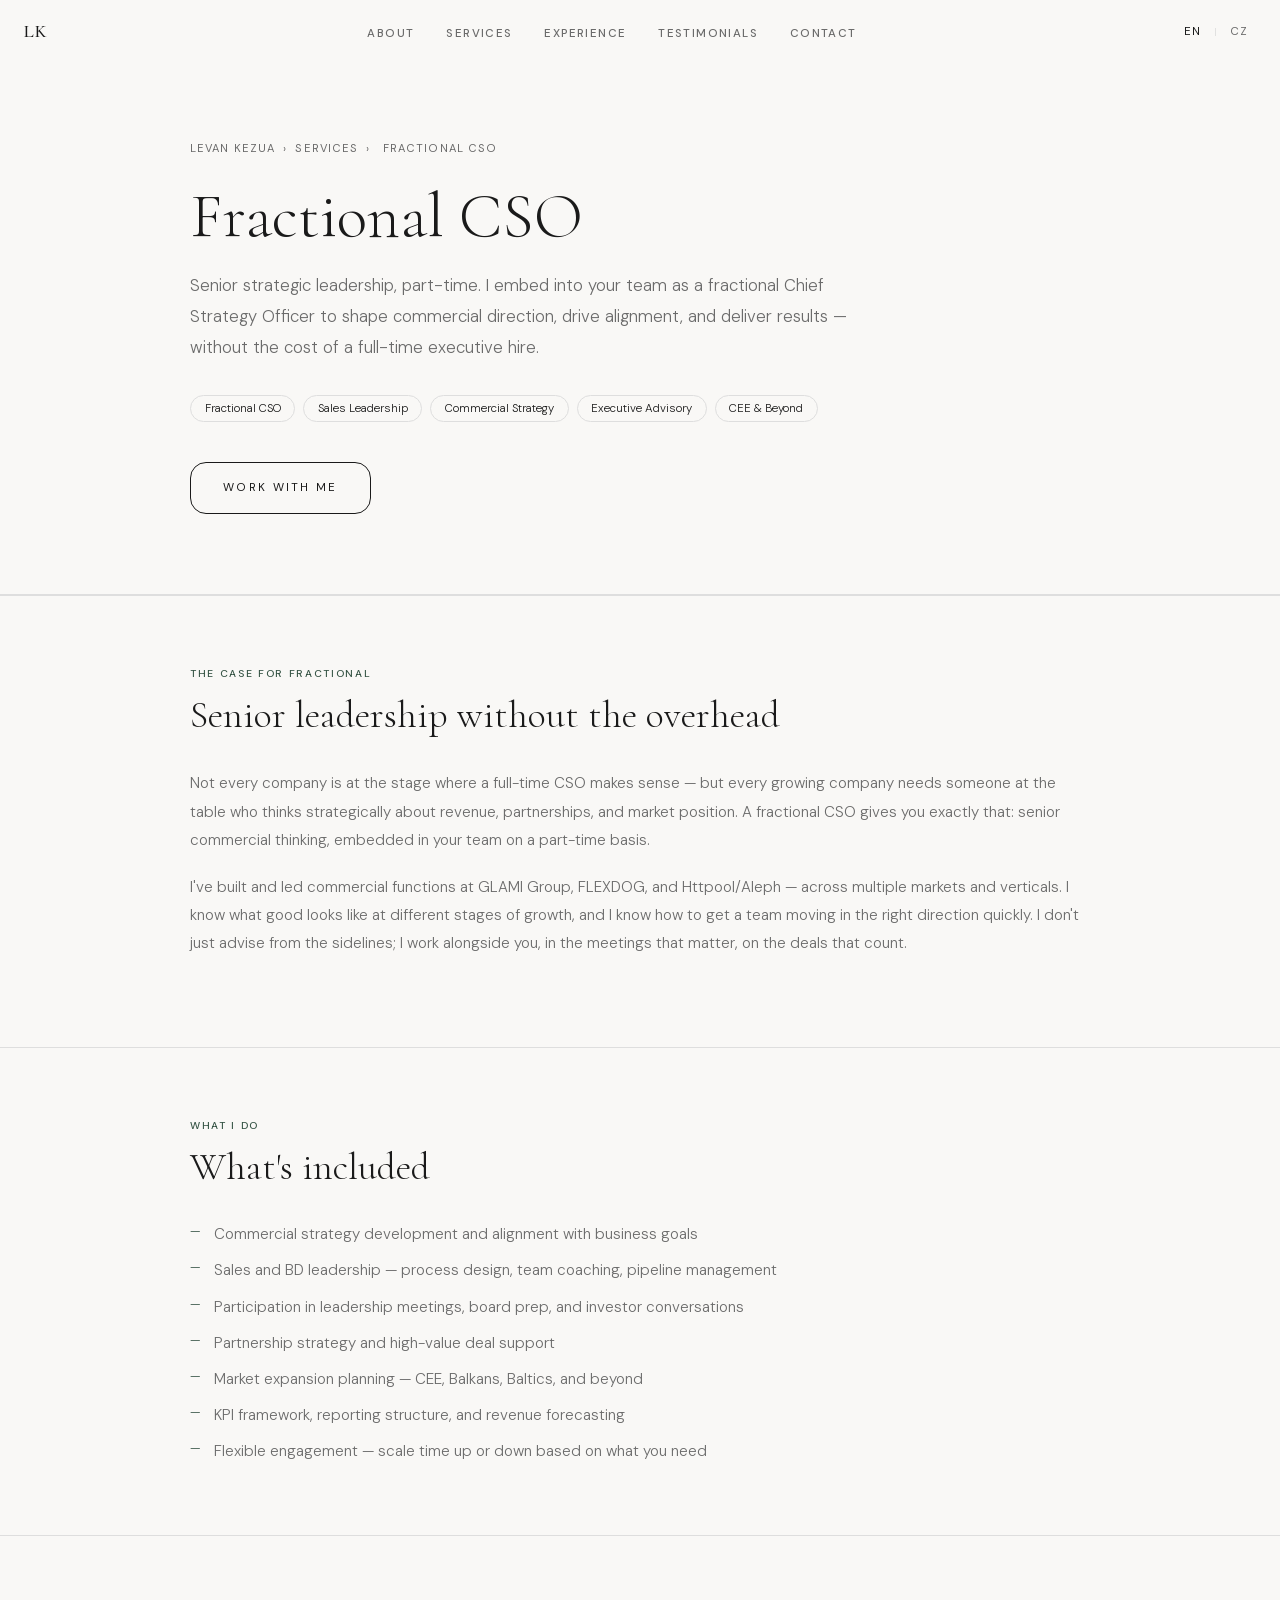
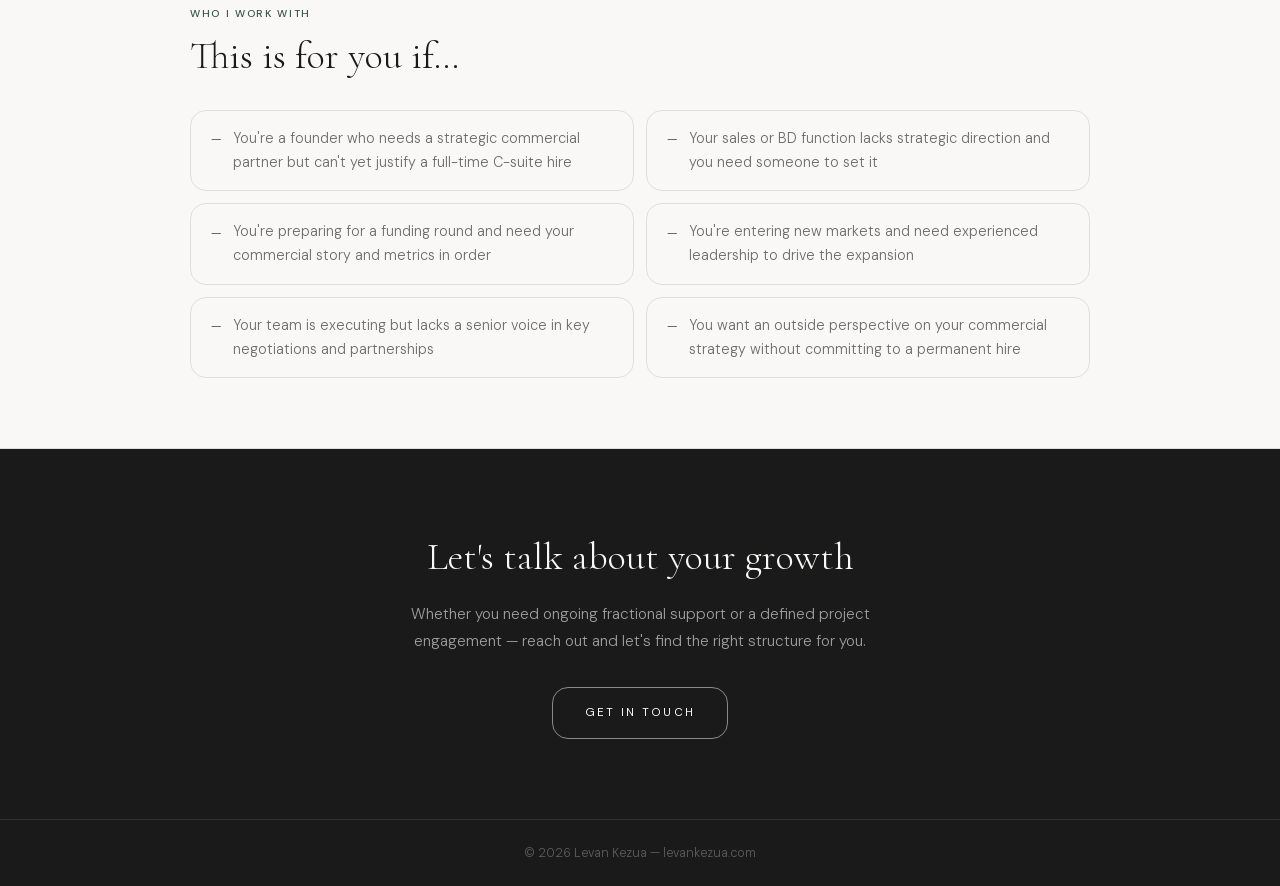
<file: fractional-cso.html>
<!DOCTYPE html>
<html lang="en" class="cormorant_garamond_e34bbed9-module__x7kdfW__variable dm_sans_79d9740c-module__8xworW__variable">
<head>
  <meta charset="UTF-8" />
  <meta name="viewport" content="width=device-width, initial-scale=1.0" />
  <title>Fractional CSO — Levan Kezua</title>
  <meta name="description" content="Fractional Chief Strategy Officer for startups and scale-ups. Part-time strategic commercial leadership without the overhead of a full-time hire." />
  <link rel="stylesheet" href="_next/static/chunks/d21a6bd48c92c5a0.css" />
  <link rel="stylesheet" href="service.css" />
  <script type="text/javascript">(function(c,l,a,r,i,t,y){c[a]=c[a]||function(){(c[a].q=c[a].q||[]).push(arguments)};t=l.createElement(r);t.async=1;t.src="https://www.clarity.ms/tag/"+i;y=l.getElementsByTagName(r)[0];y.parentNode.insertBefore(t,y)})(window,document,"clarity","script","w3x8jxwo1a");</script>
  <script async src="https://www.googletagmanager.com/gtag/js?id=G-P7CTTK1KFV"></script>
  <script>window.dataLayer=window.dataLayer||[];function gtag(){dataLayer.push(arguments)}gtag('js',new Date());gtag('config','G-P7CTTK1KFV');</script>
</head>
<body>

  <nav>
    <div class="nav-inner">
      <a href="index.html" class="nav-logo">LK</a>
      <ul class="nav-links" id="navLinks">
        <li><a href="index.html#about">About</a></li>
        <li>
          <a href="services.html">Services</a>
          <div class="nav-dropdown">
            <a href="fractional-cso.html">Fractional CSO</a>
            <a href="sales-strategy.html">Sales Strategy &amp; Advisory</a>
            <a href="market-expansion.html">Market Expansion (CEE)</a>
            <a href="partnership-development.html">Partnership Development</a>
            <a href="go-to-market.html">Go-to-Market Consulting</a>
          </div>
        </li>
        <li><a href="index.html#work">Experience</a></li>
        <li><a href="index.html#testimonials">Testimonials</a></li>
        <li><a href="index.html#contact">Contact</a></li>
      </ul>
      <button class="nav-toggle" id="navToggle"><span></span><span></span><span></span></button>
      <div class="nav-lang"><a href="fractional-cso.html" class="active">EN</a><span>|</span><a href="index-cz.html">CZ</a></div>
    </div>
  </nav>

  <div class="page-hero">
    <div class="page-hero-inner">
      <div class="breadcrumb"><a href="index.html">Levan Kezua</a><span>›</span><a href="services.html">Services</a><span>›</span> Fractional CSO</div>
      <h1>Fractional CSO</h1>
      <p class="lead">Senior strategic leadership, part-time. I embed into your team as a fractional Chief Strategy Officer to shape commercial direction, drive alignment, and deliver results — without the cost of a full-time executive hire.</p>
      <div class="tag-row">
        <span class="tag">Fractional CSO</span>
        <span class="tag">Sales Leadership</span>
        <span class="tag">Commercial Strategy</span>
        <span class="tag">Executive Advisory</span>
        <span class="tag">CEE &amp; Beyond</span>
      </div>
      <a href="index.html#contact" class="btn-outline-dark">Work with me</a>
    </div>
  </div>

  <div class="page-section">
    <div class="section-inner">
      <p class="sec-label">The case for fractional</p>
      <h2 class="sec-title">Senior leadership without the overhead</h2>
      <div class="prose">
        <p>Not every company is at the stage where a full-time CSO makes sense — but every growing company needs someone at the table who thinks strategically about revenue, partnerships, and market position. A fractional CSO gives you exactly that: senior commercial thinking, embedded in your team on a part-time basis.</p>
        <p>I've built and led commercial functions at GLAMI Group, FLEXDOG, and Httpool/Aleph — across multiple markets and verticals. I know what good looks like at different stages of growth, and I know how to get a team moving in the right direction quickly. I don't just advise from the sidelines; I work alongside you, in the meetings that matter, on the deals that count.</p>
      </div>
    </div>
  </div>

  <div class="page-section">
    <div class="section-inner">
      <p class="sec-label">What I do</p>
      <h2 class="sec-title">What's included</h2>
      <ul class="dash-list">
        <li>Commercial strategy development and alignment with business goals</li>
        <li>Sales and BD leadership — process design, team coaching, pipeline management</li>
        <li>Participation in leadership meetings, board prep, and investor conversations</li>
        <li>Partnership strategy and high-value deal support</li>
        <li>Market expansion planning — CEE, Balkans, Baltics, and beyond</li>
        <li>KPI framework, reporting structure, and revenue forecasting</li>
        <li>Flexible engagement — scale time up or down based on what you need</li>
      </ul>
    </div>
  </div>

  <div class="page-section">
    <div class="section-inner">
      <p class="sec-label">Who I work with</p>
      <h2 class="sec-title">This is for you if…</h2>
      <div class="for-grid">
        <div class="for-item">You're a founder who needs a strategic commercial partner but can't yet justify a full-time C-suite hire</div>
        <div class="for-item">Your sales or BD function lacks strategic direction and you need someone to set it</div>
        <div class="for-item">You're preparing for a funding round and need your commercial story and metrics in order</div>
        <div class="for-item">You're entering new markets and need experienced leadership to drive the expansion</div>
        <div class="for-item">Your team is executing but lacks a senior voice in key negotiations and partnerships</div>
        <div class="for-item">You want an outside perspective on your commercial strategy without committing to a permanent hire</div>
      </div>
    </div>
  </div>

  <div class="cta-section">
    <h2>Let's talk about your growth</h2>
    <p>Whether you need ongoing fractional support or a defined project engagement — reach out and let's find the right structure for you.</p>
    <a href="index.html#contact" class="btn-outline-light">Get in touch</a>
  </div>

  <footer><p>© 2026 Levan Kezua — <a href="index.html">levankezua.com</a></p></footer>

  <script>
    const nav=document.querySelector('nav');
    function updateNav(){nav.classList.toggle('scrolled',window.scrollY>40)}
    updateNav();
    window.addEventListener('scroll',updateNav);
    document.getElementById('navToggle').addEventListener('click',()=>document.getElementById('navLinks').classList.toggle('open'));
  </script>
</body>
</html>
</file>
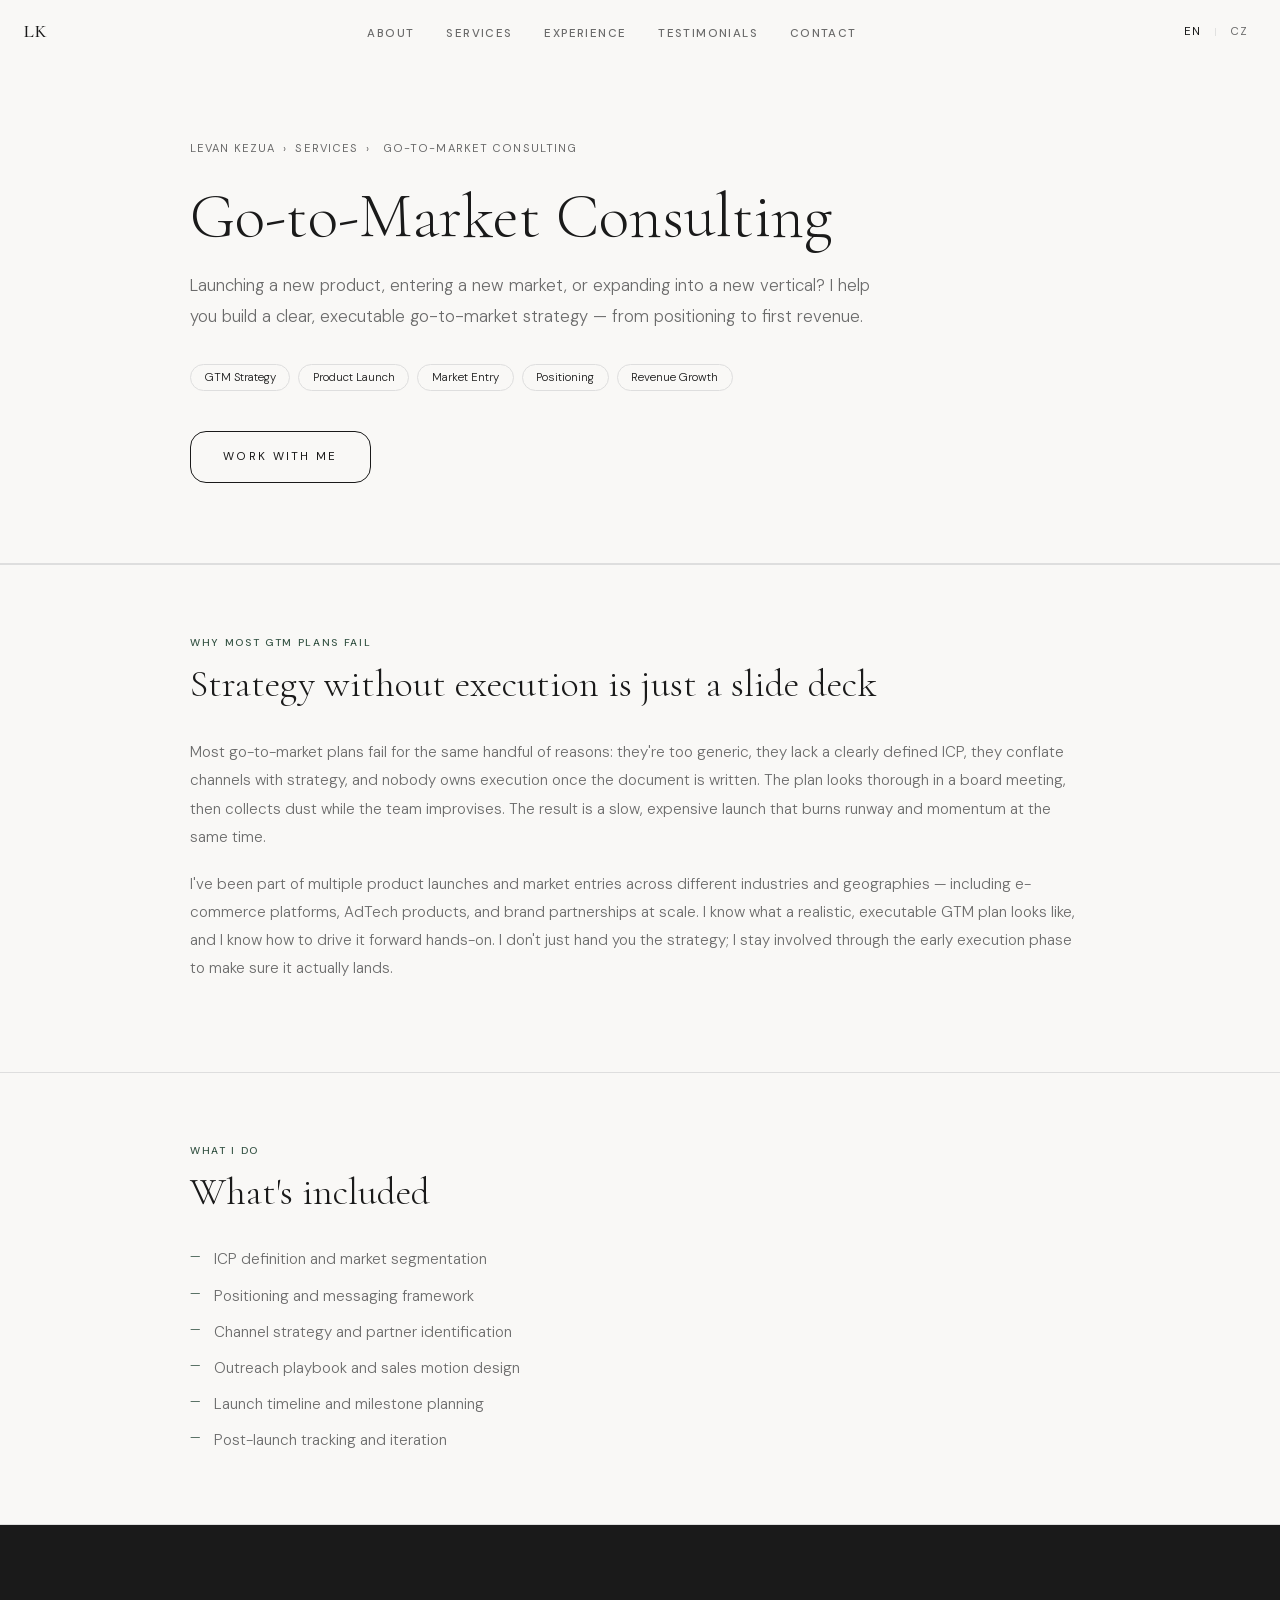
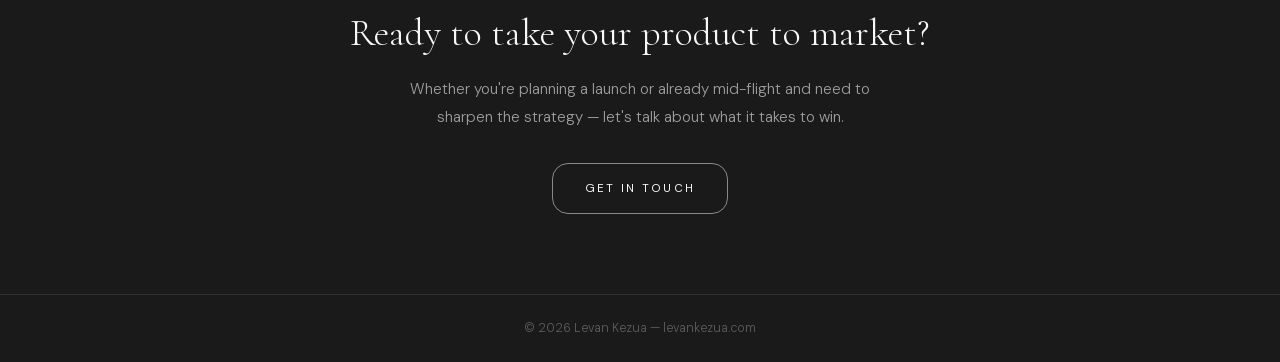
<file: go-to-market.html>
<!DOCTYPE html>
<html lang="en" class="cormorant_garamond_e34bbed9-module__x7kdfW__variable dm_sans_79d9740c-module__8xworW__variable">
<head>
  <meta charset="UTF-8" />
  <meta name="viewport" content="width=device-width, initial-scale=1.0" />
  <title>Go-to-Market Consulting — Levan Kezua</title>
  <meta name="description" content="Go-to-market strategy and consulting. From positioning to first revenue — clear, executable GTM plans for product launches and market entries." />
  <link rel="stylesheet" href="_next/static/chunks/d21a6bd48c92c5a0.css" />
  <link rel="stylesheet" href="service.css" />
  <script type="text/javascript">(function(c,l,a,r,i,t,y){c[a]=c[a]||function(){(c[a].q=c[a].q||[]).push(arguments)};t=l.createElement(r);t.async=1;t.src="https://www.clarity.ms/tag/"+i;y=l.getElementsByTagName(r)[0];y.parentNode.insertBefore(t,y)})(window,document,"clarity","script","w3x8jxwo1a");</script>
  <script async src="https://www.googletagmanager.com/gtag/js?id=G-P7CTTK1KFV"></script>
  <script>window.dataLayer=window.dataLayer||[];function gtag(){dataLayer.push(arguments)}gtag('js',new Date());gtag('config','G-P7CTTK1KFV');</script>
</head>
<body>

  <nav>
    <div class="nav-inner">
      <a href="index.html" class="nav-logo">LK</a>
      <ul class="nav-links" id="navLinks">
        <li><a href="index.html#about">About</a></li>
        <li>
          <a href="services.html">Services</a>
          <div class="nav-dropdown">
            <a href="fractional-cso.html">Fractional CSO</a>
            <a href="sales-strategy.html">Sales Strategy &amp; Advisory</a>
            <a href="market-expansion.html">Market Expansion (CEE)</a>
            <a href="partnership-development.html">Partnership Development</a>
            <a href="go-to-market.html">Go-to-Market Consulting</a>
          </div>
        </li>
        <li><a href="index.html#work">Experience</a></li>
        <li><a href="index.html#testimonials">Testimonials</a></li>
        <li><a href="index.html#contact">Contact</a></li>
      </ul>
      <button class="nav-toggle" id="navToggle"><span></span><span></span><span></span></button>
      <div class="nav-lang"><a href="go-to-market.html" class="active">EN</a><span>|</span><a href="index-cz.html">CZ</a></div>
    </div>
  </nav>

  <div class="page-hero">
    <div class="page-hero-inner">
      <div class="breadcrumb"><a href="index.html">Levan Kezua</a><span>›</span><a href="fractional-cso.html">Services</a><span>›</span> Go-to-Market Consulting</div>
      <h1>Go-to-Market Consulting</h1>
      <p class="lead">Launching a new product, entering a new market, or expanding into a new vertical? I help you build a clear, executable go-to-market strategy — from positioning to first revenue.</p>
      <div class="tag-row">
        <span class="tag">GTM Strategy</span>
        <span class="tag">Product Launch</span>
        <span class="tag">Market Entry</span>
        <span class="tag">Positioning</span>
        <span class="tag">Revenue Growth</span>
      </div>
      <a href="index.html#contact" class="btn-outline-dark">Work with me</a>
    </div>
  </div>

  <div class="page-section">
    <div class="section-inner">
      <p class="sec-label">Why most GTM plans fail</p>
      <h2 class="sec-title">Strategy without execution is just a slide deck</h2>
      <div class="prose">
        <p>Most go-to-market plans fail for the same handful of reasons: they're too generic, they lack a clearly defined ICP, they conflate channels with strategy, and nobody owns execution once the document is written. The plan looks thorough in a board meeting, then collects dust while the team improvises. The result is a slow, expensive launch that burns runway and momentum at the same time.</p>
        <p>I've been part of multiple product launches and market entries across different industries and geographies — including e-commerce platforms, AdTech products, and brand partnerships at scale. I know what a realistic, executable GTM plan looks like, and I know how to drive it forward hands-on. I don't just hand you the strategy; I stay involved through the early execution phase to make sure it actually lands.</p>
      </div>
    </div>
  </div>

  <div class="page-section">
    <div class="section-inner">
      <p class="sec-label">What I do</p>
      <h2 class="sec-title">What's included</h2>
      <ul class="dash-list">
        <li>ICP definition and market segmentation</li>
        <li>Positioning and messaging framework</li>
        <li>Channel strategy and partner identification</li>
        <li>Outreach playbook and sales motion design</li>
        <li>Launch timeline and milestone planning</li>
        <li>Post-launch tracking and iteration</li>
      </ul>
    </div>
  </div>

  <div class="cta-section">
    <h2>Ready to take your product to market?</h2>
    <p>Whether you're planning a launch or already mid-flight and need to sharpen the strategy — let's talk about what it takes to win.</p>
    <a href="index.html#contact" class="btn-outline-light">Get in touch</a>
  </div>

  <footer><p>© 2026 Levan Kezua — <a href="index.html">levankezua.com</a></p></footer>

  <script>
    const nav=document.querySelector('nav');
    function updateNav(){nav.classList.toggle('scrolled',window.scrollY>40)}
    updateNav();
    window.addEventListener('scroll',updateNav);
    document.getElementById('navToggle').addEventListener('click',()=>document.getElementById('navLinks').classList.toggle('open'));
  </script>
</body>
</html>
</file>
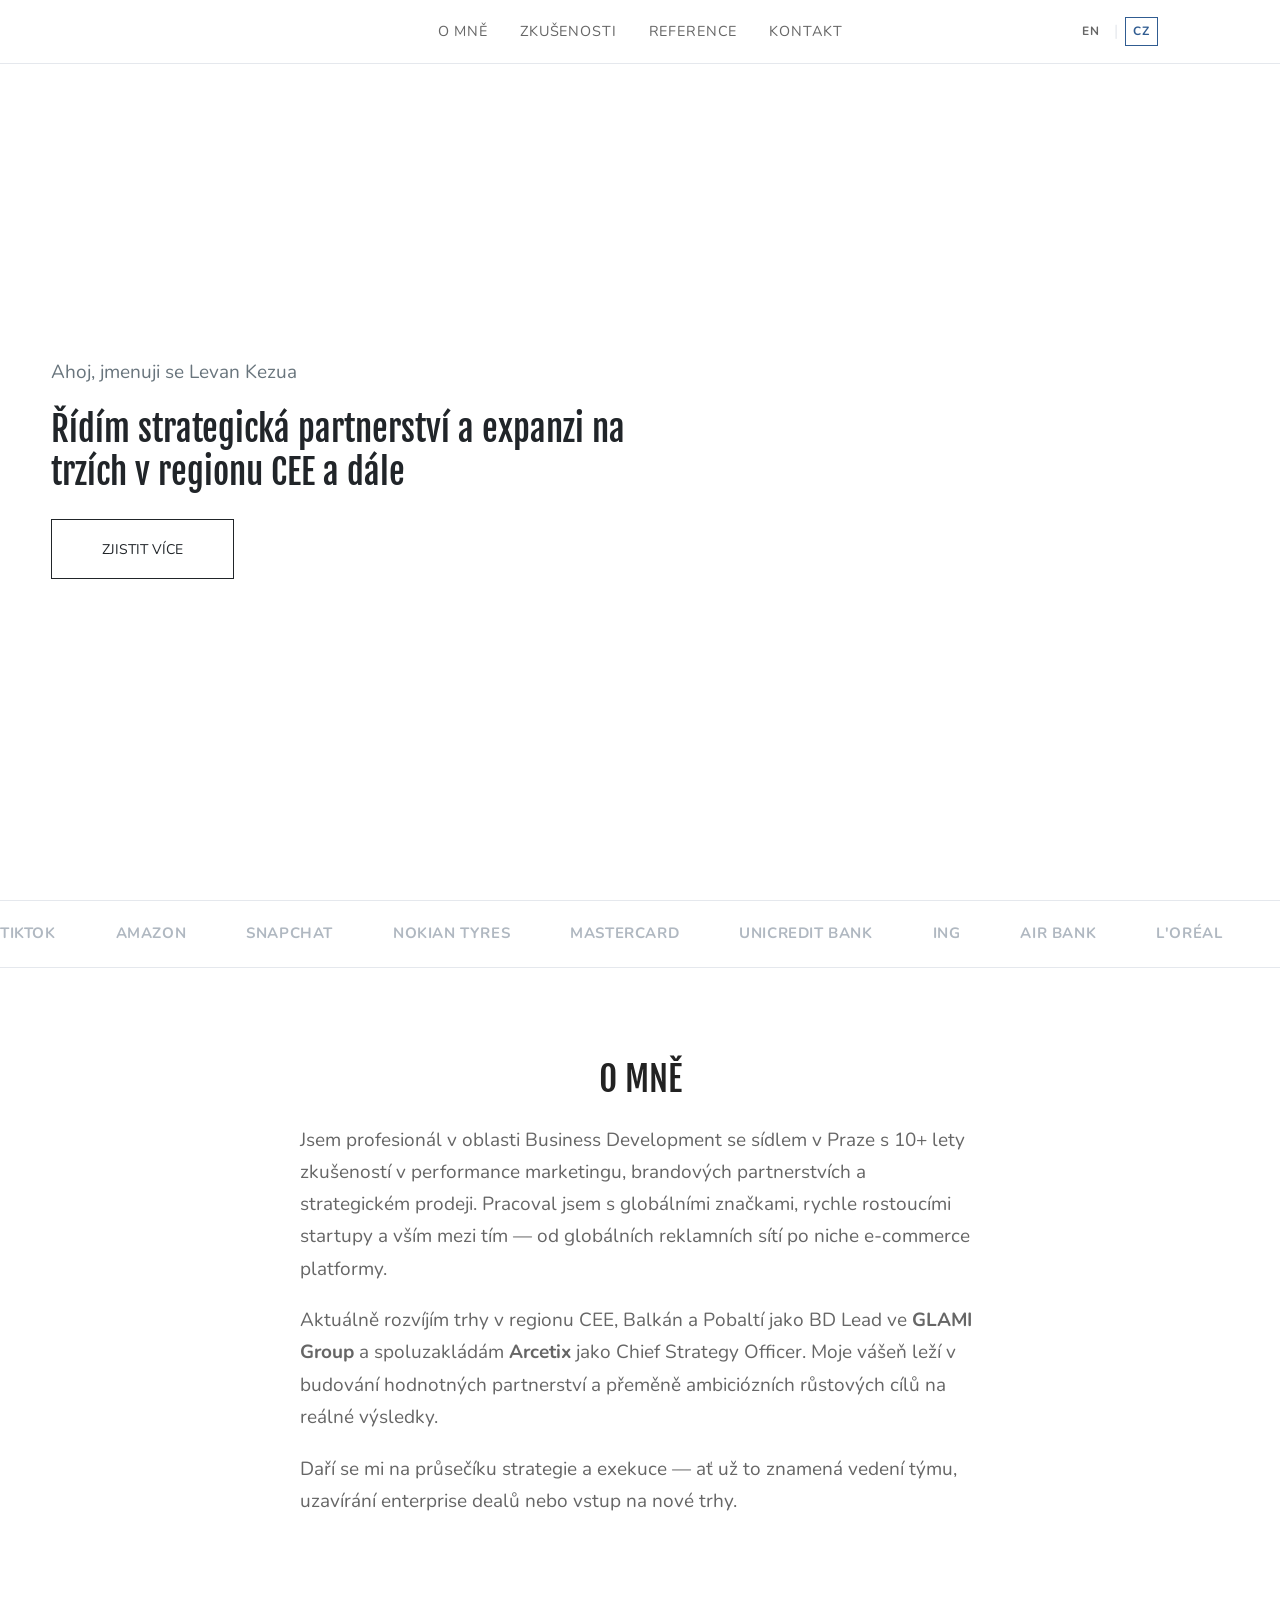
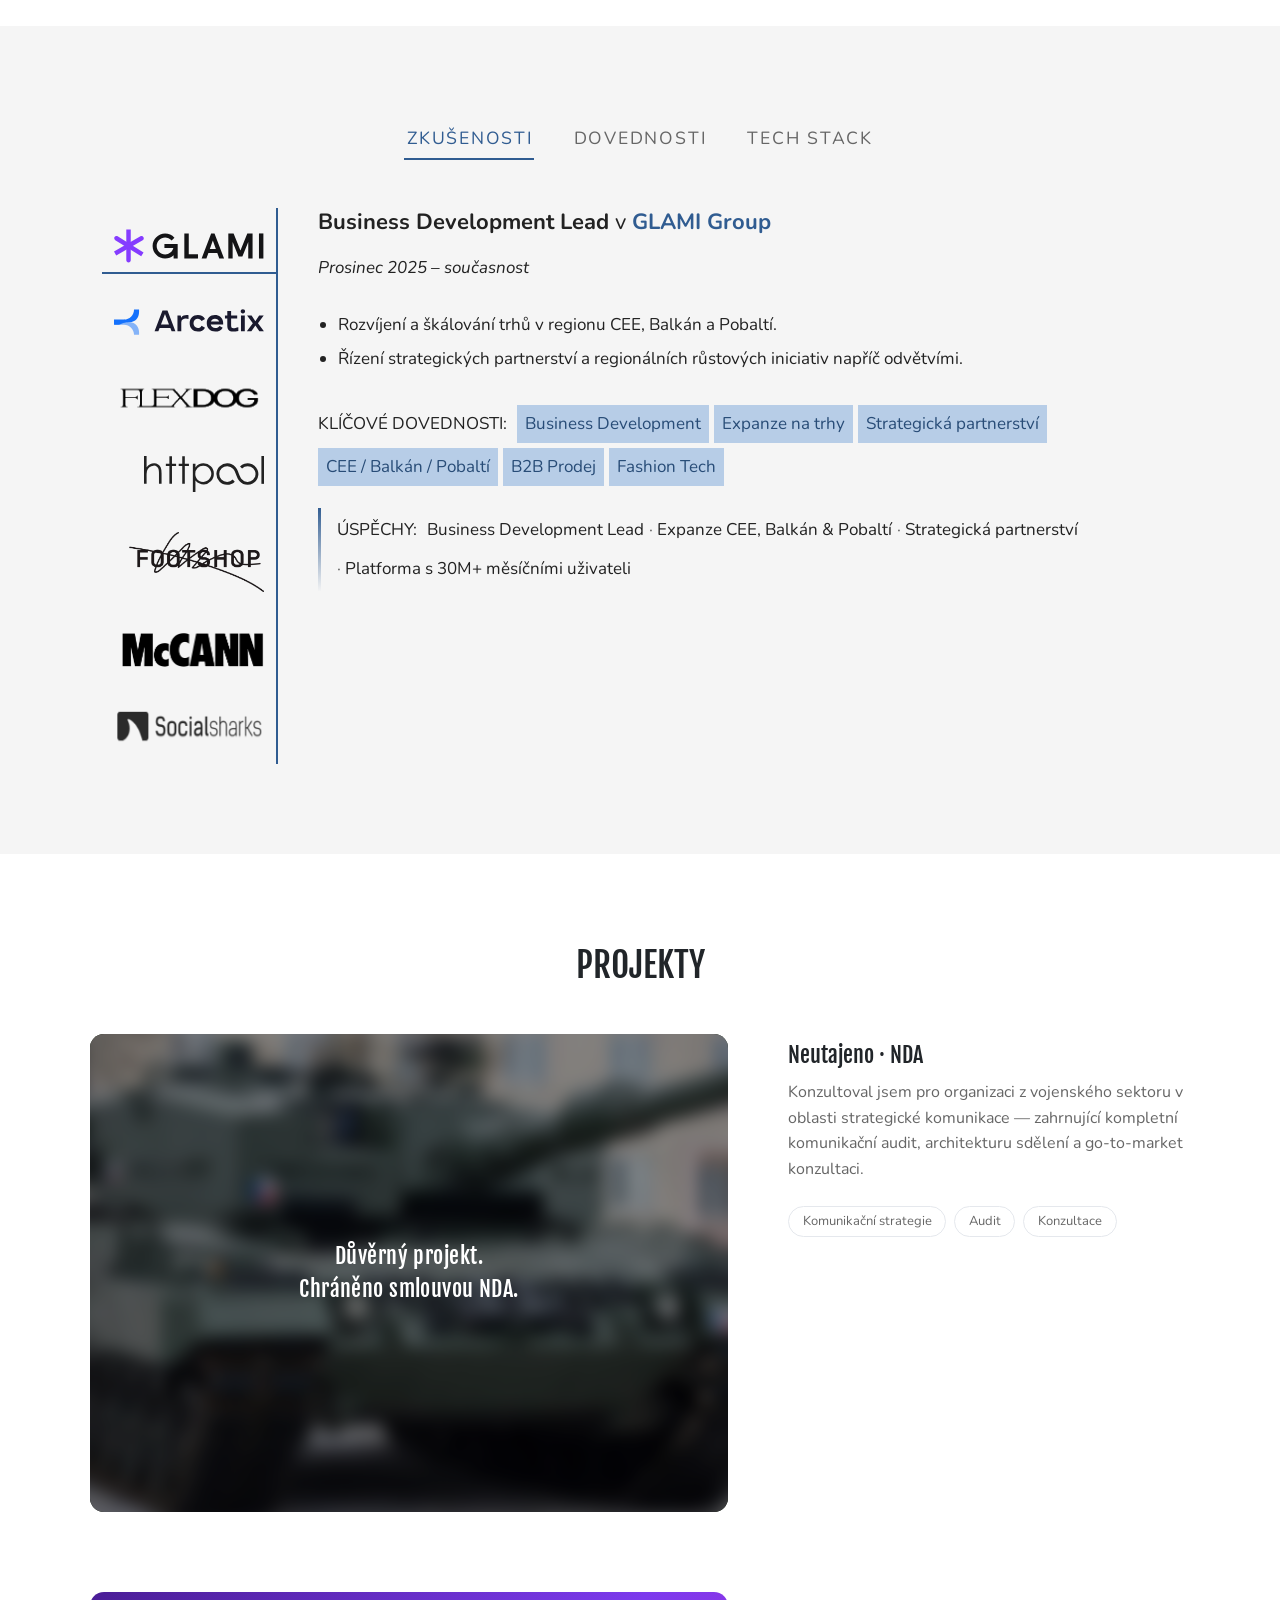
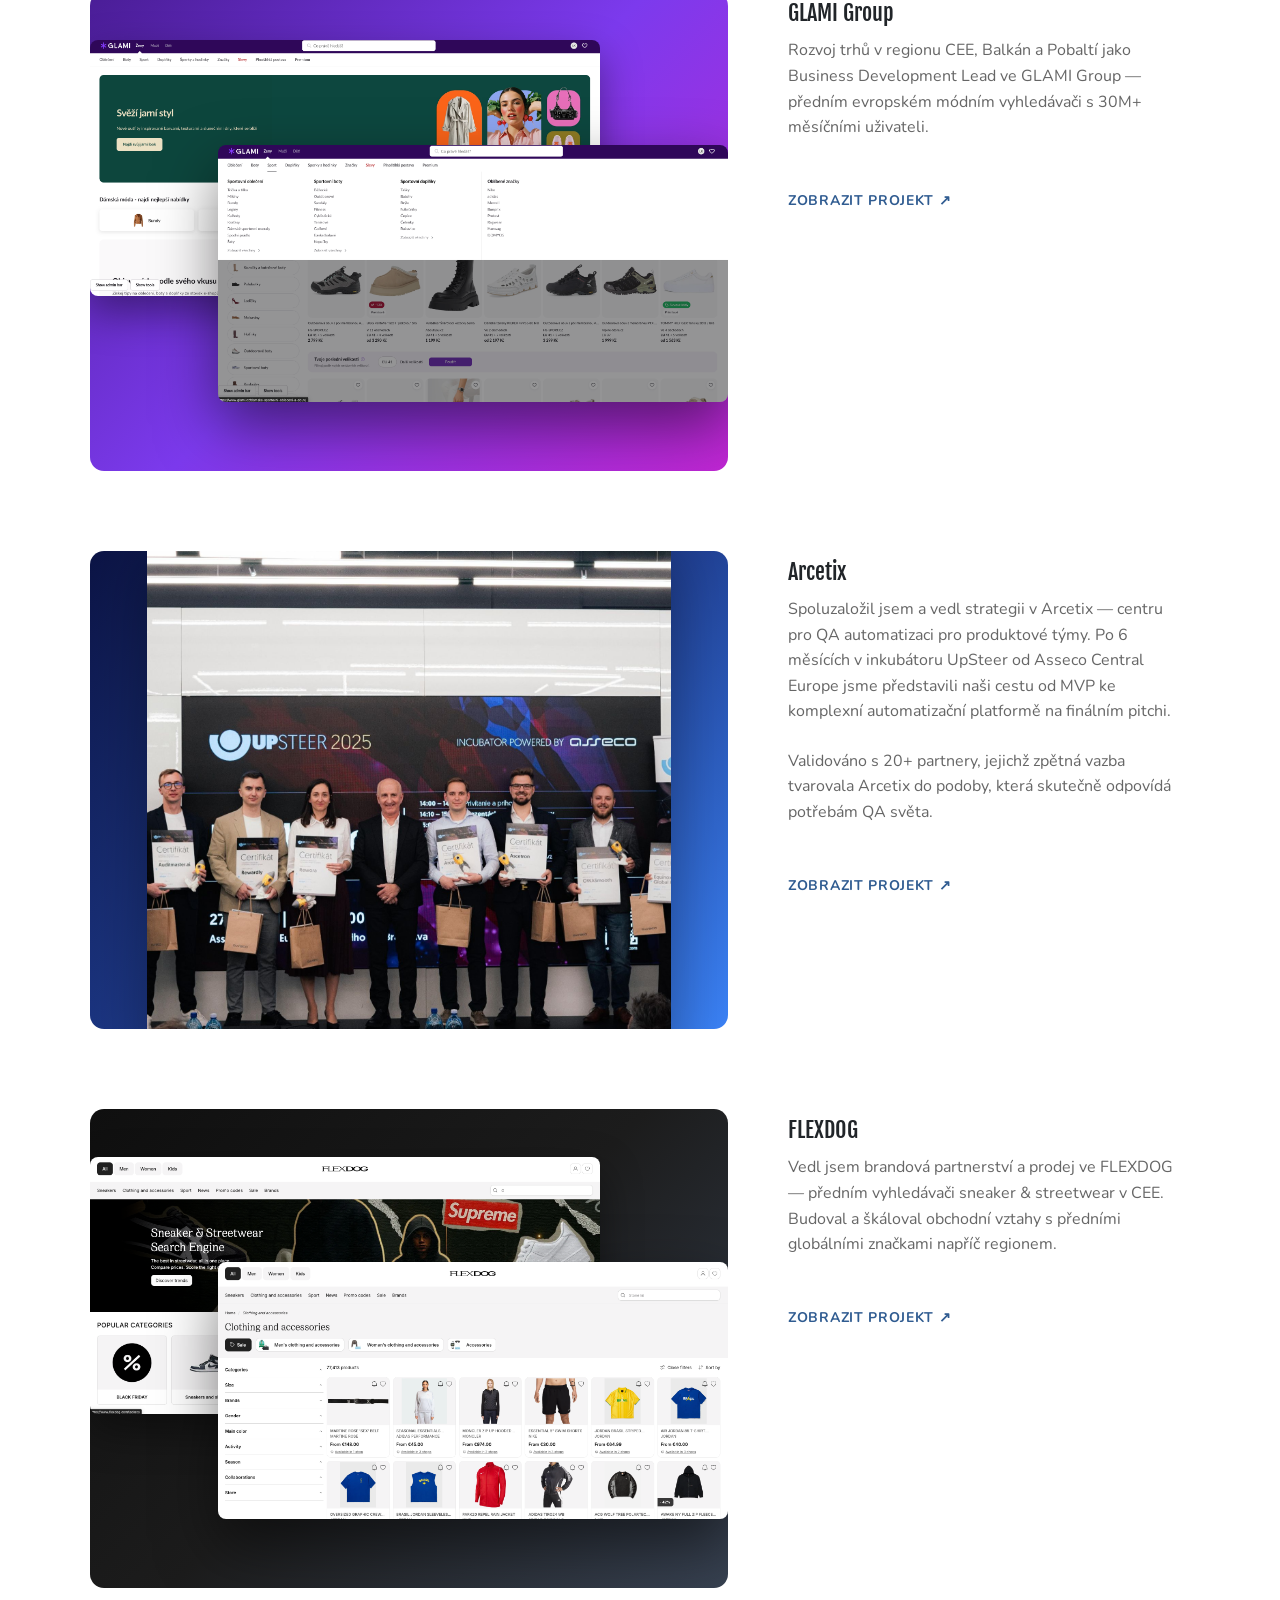
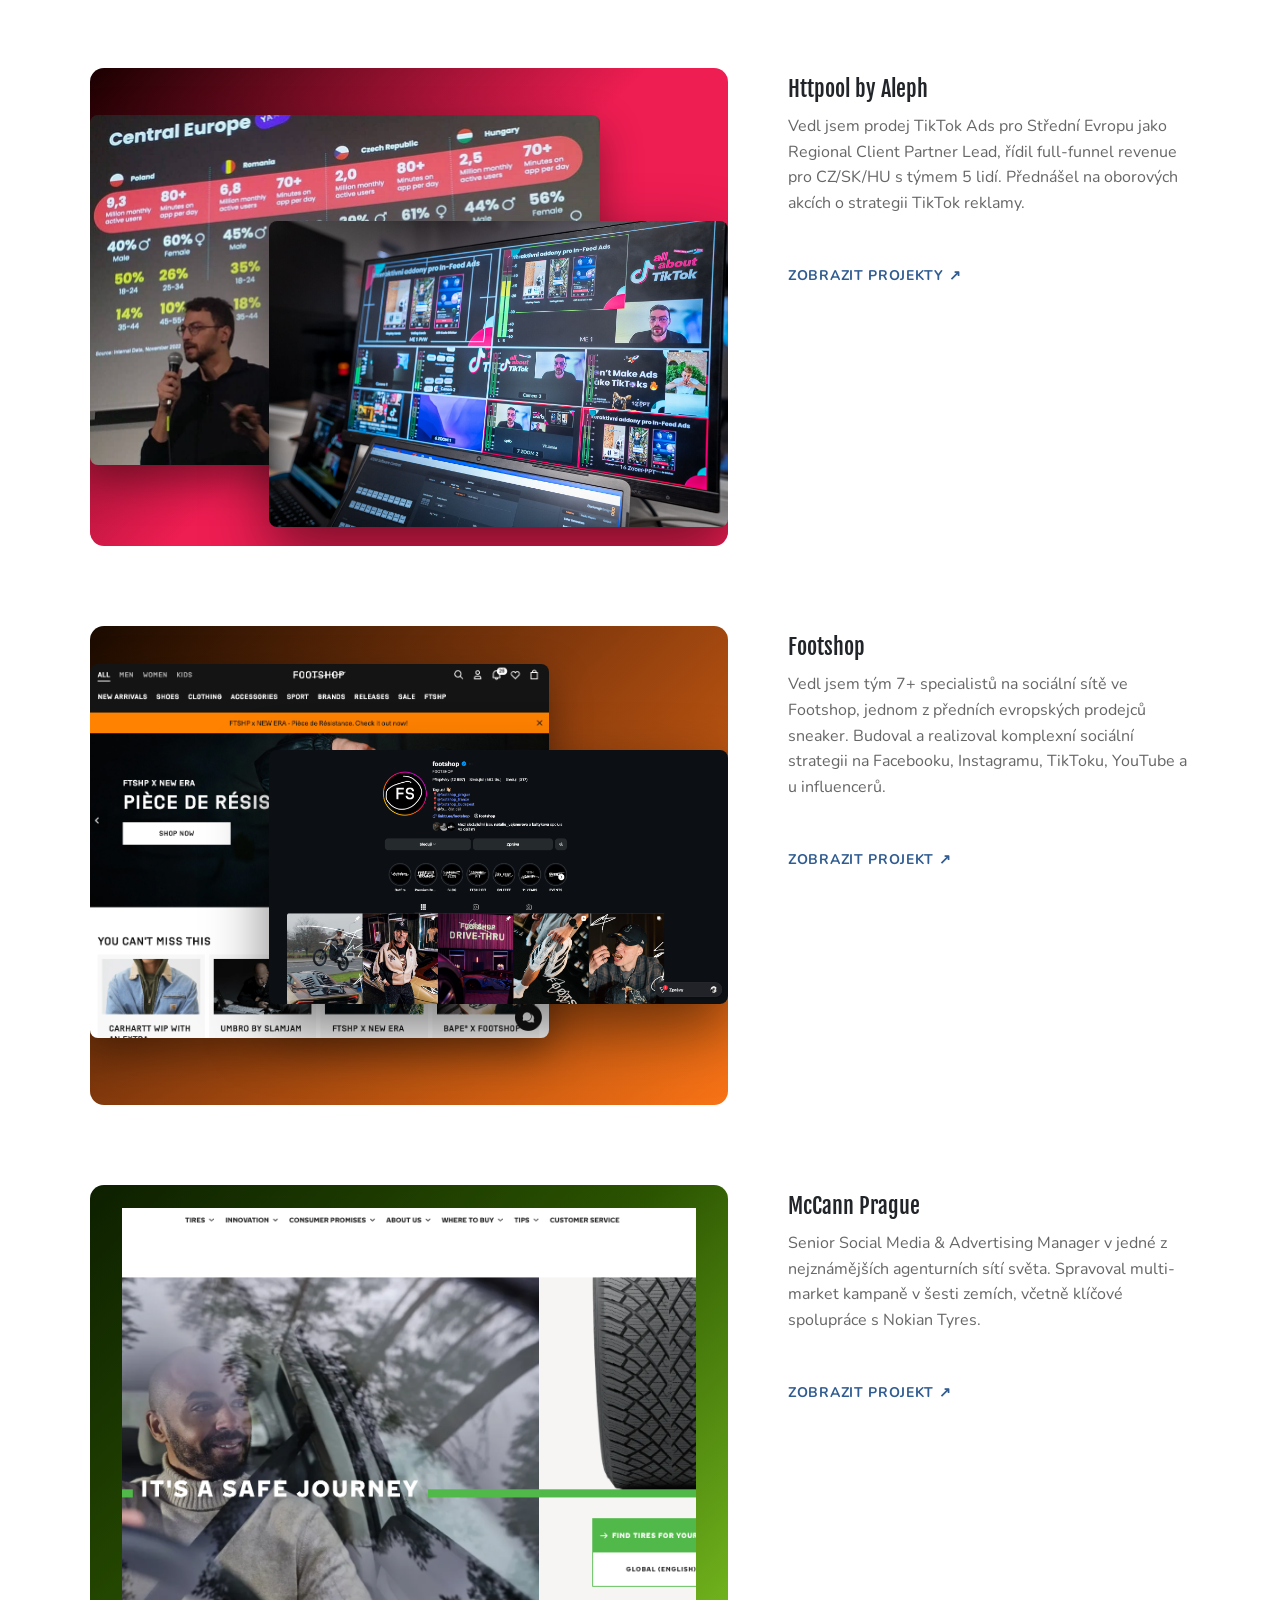
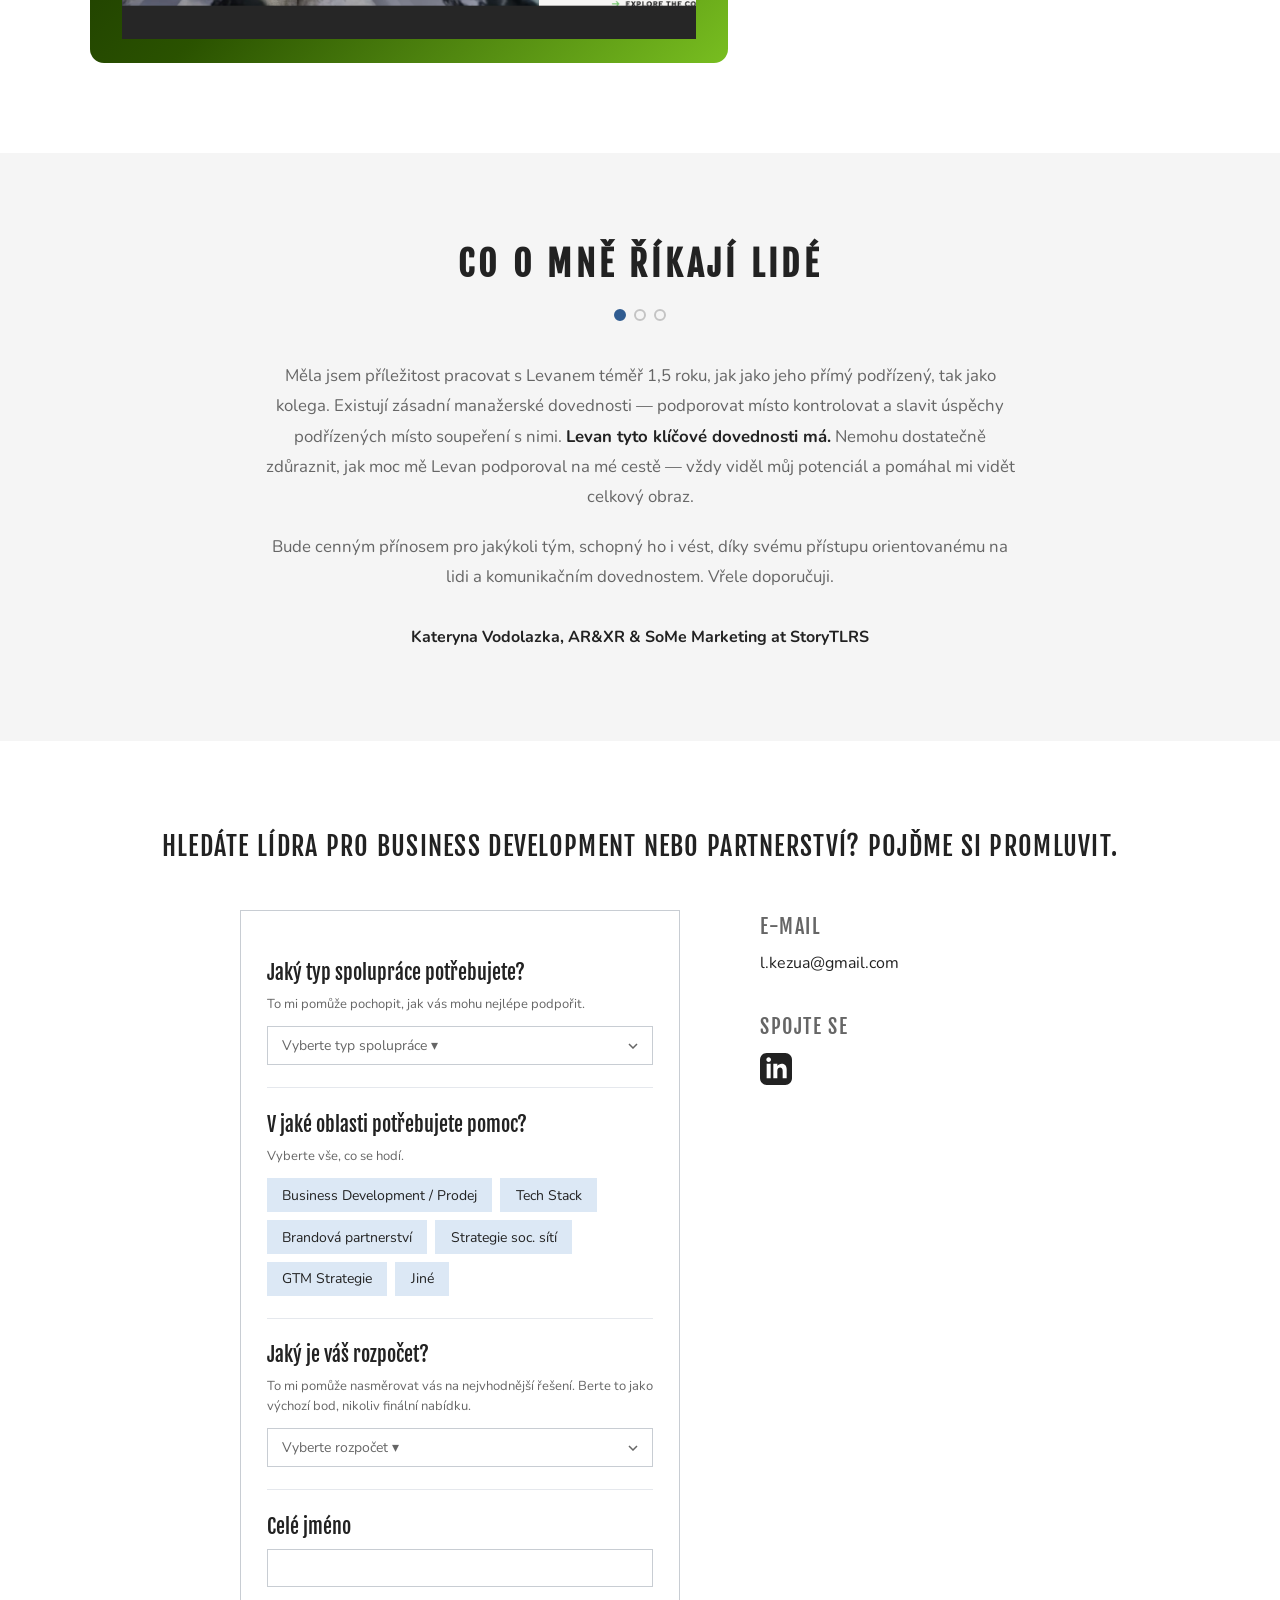
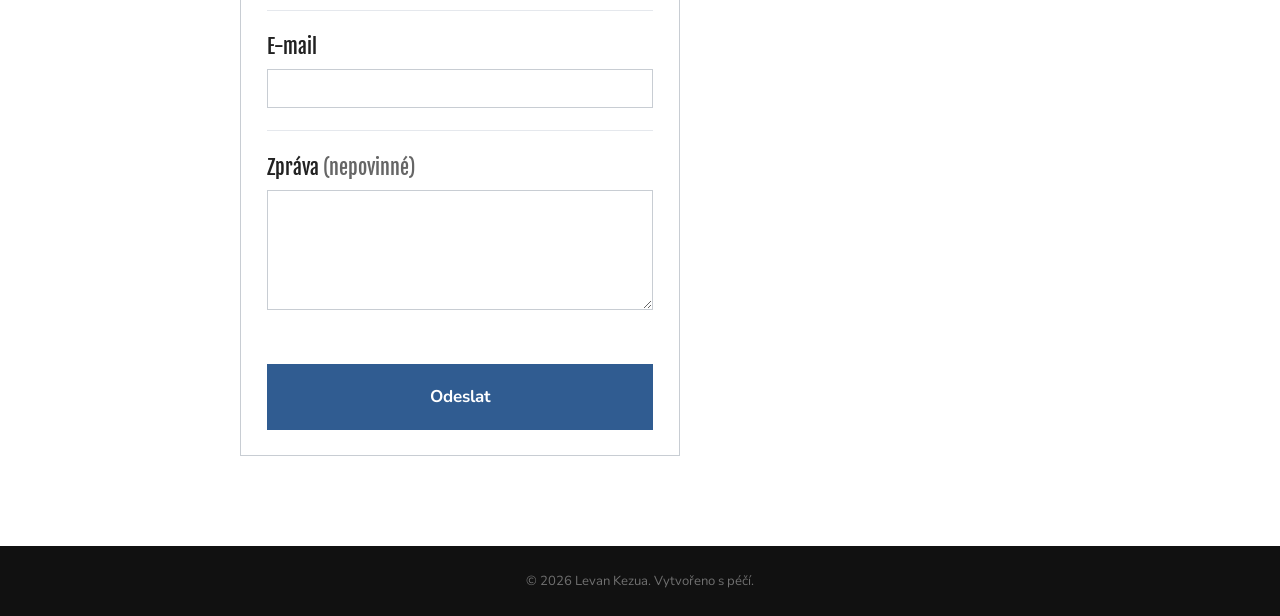
<file: index-cz.html>
<!DOCTYPE html>
<html lang="cs">
<head>
  <meta charset="UTF-8" />
  <meta name="viewport" content="width=device-width, initial-scale=1.0" />
  <title>Levan Kezua — Business Development & Partnerships</title>
  <link rel="preconnect" href="https://fonts.googleapis.com" />
  <link rel="preconnect" href="https://fonts.gstatic.com" crossorigin />
  <link href="https://fonts.googleapis.com/css?display=swap&family=Nunito:200,300,400,500,600,700,800,900,200i,300i,400i,500i,600i,700i,800i,900i|Fjalla+One:400,400i&subset=all" rel="stylesheet" />
  <!-- Google Analytics 4 -->
  <script async src="https://www.googletagmanager.com/gtag/js?id=G-P7CTTK1KFV"></script>
  <script>
    window.dataLayer = window.dataLayer || [];
    function gtag(){dataLayer.push(arguments);}
    gtag('js', new Date());
    gtag('config', 'G-P7CTTK1KFV');
  </script>
  <style>
    *, *::before, *::after { box-sizing: border-box; margin: 0; padding: 0; }

    :root {
      --accent: #305c91;
      --accent-dark: #1e3f6b;
      --text: #222;
      --muted: #666;
      --border: #e5e8ed;
      --bg-light: #f7f9fc;
    }

    html { scroll-behavior: smooth; }

    body {
      font-family: 'Nunito', sans-serif;
      color: var(--text);
      background: #fff;
      font-size: 16px;
      line-height: 1.7;
      font-weight: 400;
    }

    h1, h2, h3, h4 {
      font-family: 'Fjalla One', sans-serif;
      font-weight: 700;
      line-height: 1.2;
    }

    a { color: var(--accent); text-decoration: none; transition: color .2s; }
    a:hover { color: var(--accent-dark); }

    /* ── NAV ─────────────────────────────────────────────── */
    nav {
      position: fixed; top: 0; left: 0; right: 0; z-index: 100;
      background: rgba(255,255,255,.96);
      backdrop-filter: blur(6px);
      border-bottom: 1px solid var(--border);
      height: 64px;
      display: flex; align-items: center;
    }

    .nav-inner {
      max-width: 1100px; margin: 0 auto; padding: 0 2rem;
      width: 100%;
      display: flex; align-items: center; justify-content: center;
      position: relative;
    }

    .nav-links { display: flex; gap: 2rem; list-style: none; }
    .nav-links a { font-weight: 400; font-size: .9rem; color: var(--muted); letter-spacing: .06em; text-transform: uppercase; }
    .nav-links a:hover { color: var(--accent); }

    .nav-toggle { display: none; background: none; border: none; cursor: pointer; padding: 4px; }
    .nav-toggle span {
      display: block; width: 24px; height: 2px;
      background: var(--text); margin: 5px 0;
      transition: transform .3s, opacity .3s;
    }

    .nav-lang {
      position: absolute;
      right: 2rem;
      display: flex;
      gap: .4rem;
      align-items: center;
    }

    .nav-lang a {
      font-size: .75rem;
      font-weight: 700;
      letter-spacing: .08em;
      text-transform: uppercase;
      color: var(--muted);
      text-decoration: none;
      padding: .2rem .45rem;
      border: 1px solid transparent;
      transition: color .2s, border-color .2s;
    }

    .nav-lang a:hover { color: var(--accent); }
    .nav-lang a.active { color: var(--accent); border-color: var(--accent); }

    /* ── HERO ────────────────────────────────────────────── */
    #hero {
      min-height: 100vh;
      display: flex;
      align-items: center;
      background: #fff;
      padding: 120px 8vw 80px 4vw;
    }

    .hero-inner { width: 100%; }

    .hero-text { max-width: 55%; }

    .hero-intro {
      font-family: 'Nunito';
      font-size: 19px;
      color: #69757d;
      font-weight: 400;
      line-height: 22.8px;
      margin-bottom: 24px;
      -webkit-font-smoothing: antialiased;
    }

    .hero-text h1 {
      font-size: 35px;
      font-weight: 500;
      line-height: 1.25;
      color: #212529;
      margin-bottom: 24px;
      max-width: 640px;
    }

    .hero-text h1 span { color: var(--accent); }

    .hero-ctas { display: flex; gap: 1rem; flex-wrap: wrap; }

    .btn-hero {
      display: inline-flex;
      align-items: center;
      justify-content: center;
      height: 60px;
      padding: 0 50px;
      border: 1px solid #212529;
      border-radius: 0;
      background: transparent;
      color: #212529;
      font-family: 'Nunito', sans-serif;
      font-size: 14px;
      font-weight: 400;
      line-height: 21px;
      text-transform: uppercase;
      cursor: pointer;
      transition: color .2s, border-color .2s;
      text-decoration: none;
    }

    .btn-hero:hover { color: #69757d; border-color: #69757d; }

    /* ── SECTIONS ─────────────────────────────────────────── */
    section { padding: 90px 2rem; }

    #about { background: #fff; }
    #work  { background: #f5f5f5; }

    .brands-strip {
      border-top: 1px solid var(--border);
      border-bottom: 1px solid var(--border);
      padding: 20px 0;
      overflow: hidden;
      background: #fff;
    }

    .brands-track {
      display: flex;
      gap: 60px;
      align-items: center;
      animation: brands-scroll 30s linear infinite;
      width: max-content;
    }

    .brands-track span {
      font-size: 15px;
      font-weight: 700;
      color: #b0b8c1;
      letter-spacing: .04em;
      white-space: nowrap;
      text-transform: uppercase;
    }

    @keyframes brands-scroll {
      from { transform: translateX(0); }
      to { transform: translateX(-50%); }
    }

    .section-inner { max-width: 1100px; margin: 0 auto; }

    /* ── ABOUT ────────────────────────────────────────────── */
    .about-centered {
      max-width: 680px;
      margin: 0 auto;
      text-align: left;
    }

    .about-centered p { color: var(--muted); margin-bottom: 1.2rem; font-size: 19px; }

    /* ── WORK (EXPERIENCE + SKILLS merged) ───────────────── */
    .se-tabs {
      display: flex;
      justify-content: center;
      gap: 2.5rem;
      position: relative;
      margin-bottom: 3rem;
    }

    .se-underline {
      position: absolute;
      bottom: 0;
      height: 2px;
      background: var(--accent);
      transition: left .3s cubic-bezier(.4,0,.2,1), width .3s cubic-bezier(.4,0,.2,1);
      z-index: 1;
    }

    .se-tab {
      background: none;
      border: none;
      padding: .6rem 0;
      font-family: 'Nunito', sans-serif;
      font-size: 1.1rem;
      font-weight: 400;
      letter-spacing: .1em;
      text-transform: uppercase;
      color: var(--muted);
      cursor: pointer;
      transition: color .2s;
    }

    .se-tab:hover { color: var(--text); }
    .se-tab.active { color: var(--accent); }

    .se-panel { display: none; }
    .se-panel.active { display: block; }

    .skills-tabs { display: flex; gap: .5rem; margin-bottom: 2rem; flex-wrap: wrap; }

    .tab-btn {
      padding: .5rem 1.25rem;
      border: 2px solid var(--border);
      background: #fff;
      border-radius: 4px;
      font-family: 'Nunito', sans-serif;
      font-weight: 700;
      font-size: .85rem;
      cursor: pointer;
      transition: all .2s;
      color: var(--muted);
    }

    .tab-btn.active, .tab-btn:hover {
      border-color: var(--accent);
      color: var(--accent);
      background: rgba(48,92,145,.06);
    }

    .tab-panel { display: none; }
    .tab-panel.active { display: block; }

    .skills-grid { display: flex; flex-wrap: wrap; gap: .75rem; }

    .skill-tag {
      background: #fff;
      border: 1px solid var(--border);
      border-radius: 6px;
      padding: .6rem 1.2rem;
      font-size: .9rem;
      font-weight: 600;
      color: var(--text);
      box-shadow: 0 1px 4px rgba(0,0,0,.04);
      transition: all .2s;
    }

    .skill-tag:hover {
      border-color: var(--accent);
      color: var(--accent);
      transform: translateY(-2px);
    }

    /* ── EXPERIENCE ───────────────────────────────────────── */
    .exp-layout {
      display: flex;
      gap: 0;
      min-height: 360px;
    }

    .exp-sidebar {
      display: flex;
      flex-direction: column;
      flex-shrink: 0;
      width: 188px;
      border-right: 2px solid var(--accent);
      position: relative;
    }

    .exp-tab {
      background: none;
      border: none;
      padding: 20px 12px;
      cursor: pointer;
      display: flex;
      align-items: center;
      justify-content: flex-end;
      position: relative;
    }

    .exp-tab::after {
      content: '';
      position: absolute;
      bottom: 10px;
      left: 12px;
      right: 0;
      height: 2px;
      background: #fff;
      transform: scaleX(0);
      transform-origin: right center;
      transition: transform .45s cubic-bezier(.39, 0, .45, 1), background .45s cubic-bezier(.39, 0, .45, 1);
    }

    .exp-tab.active::after {
      background: var(--accent);
      transform: scaleX(1);
    }

    .exp-logo {
      height: 36px;
      width: auto;
      max-width: 150px;
      display: block;
    }

    .exp-detail {
      flex: 1;
      padding: 0 2.5rem;
    }

    .exp-panel { display: none; }
    .exp-panel.active { display: block; }

    .exp-role {
      font-family: 'Nunito', sans-serif;
      font-size: 22px;
      font-weight: 700;
      color: var(--text);
      margin-bottom: 1.1rem;
      line-height: 1.3;
    }

    .exp-company-link {
      font-size: inherit;
      font-weight: inherit;
      color: var(--accent);
      text-decoration: none;
    }

    .exp-company-link:hover { text-decoration: underline; }

    .exp-date {
      font-size: 17px;
      color: var(--text);
      font-style: italic;
      font-weight: 400;
      margin-bottom: 1.6rem;
      -webkit-font-smoothing: antialiased;
    }

    .exp-panel ul {
      padding-left: 1.25rem;
      color: var(--text);
      margin-top: 0;
    }

    .exp-panel li {
      margin-bottom: 0;
      font-size: 17px;
      line-height: 34px;
      -webkit-font-smoothing: antialiased;
    }

    .exp-highlights-label {
      font-size: 17px;
      font-weight: 400;
      text-transform: uppercase;
      color: var(--text);
      white-space: nowrap;
      margin-right: 5px;
      line-height: 34px;
      -webkit-font-smoothing: antialiased;
    }

    .exp-highlights {
      list-style: none;
      padding-left: 0;
      display: flex;
      flex-wrap: wrap;
      align-items: center;
      gap: 5px 5px;
      margin-top: 1.4rem;
      border-left: 3px solid transparent;
      border-image: linear-gradient(to bottom, var(--accent), transparent) 1;
      padding-left: 1rem;
      padding-top: .3rem;
      padding-bottom: .3rem;
    }

    .exp-highlights li {
      font-size: 17px;
      font-weight: 400;
      color: var(--text);
      background: none;
      border: none;
      padding: 0;
      line-height: 34px;
      display: inline-block;
      -webkit-font-smoothing: antialiased;
      margin-bottom: 0;
    }

    .exp-highlights li + li::before { content: ' · '; color: var(--muted); }

    .exp-httpool-links {
      display: flex;
      flex-direction: column;
      gap: .3rem;
      margin-top: 1.4rem;
      border-left: 3px solid transparent;
      border-image: linear-gradient(to bottom, var(--accent), transparent) 1;
      padding-left: 1rem;
      padding-top: .3rem;
      padding-bottom: .3rem;
    }

    .exp-httpool-links a {
      font-size: 17px;
      font-weight: 400;
      color: var(--accent);
      text-decoration: none;
      line-height: 34px;
      -webkit-font-smoothing: antialiased;
    }

    .exp-httpool-links a:hover { text-decoration: underline; }

    .exp-httpool-cat {
      font-size: 17px;
      font-weight: 400;
      text-transform: uppercase;
      color: var(--text);
      line-height: 34px;
      -webkit-font-smoothing: antialiased;
      margin-top: .4rem;
    }

    .exp-httpool-cat:first-child { margin-top: 0; }

    .exp-skills {
      display: flex;
      flex-wrap: wrap;
      align-items: center;
      gap: 5px 5px;
      margin-top: 1.8rem;
    }

    .exp-skills-label {
      font-size: 17px;
      font-weight: 400;
      text-transform: uppercase;
      color: var(--text);
      white-space: nowrap;
      margin-right: 5px;
      line-height: 34px;
      -webkit-font-smoothing: antialiased;
    }

    .exp-skill {
      font-size: 17px;
      font-weight: 400;
      color: #284c77;
      background: #b7cde7;
      border: none;
      border-radius: 0;
      padding: 2px 8px;
      line-height: 34px;
      display: inline-block;
      -webkit-font-smoothing: antialiased;
    }

    @media (max-width: 768px) {
      .exp-layout { flex-direction: column; }
      .exp-sidebar { flex-direction: row; flex-wrap: wrap; width: 100%; border-right: none; border-bottom: 2px solid var(--border); gap: .25rem; padding-bottom: .5rem; }
      .exp-tab { padding: .6rem .75rem; }
      .exp-detail { padding: 1.5rem 0 0; }
    }

    /* ── PORTFOLIO ───────────────────────────────────────── */
    .portfolio-items {
      display: flex;
      flex-direction: column;
      gap: 80px;
    }

    .portfolio-item {
      display: flex;
      align-items: flex-start;
      gap: 60px;
    }

    .portfolio-img-wrap {
      flex: 0 0 58%;
      border-radius: 14px;
      overflow: hidden;
      aspect-ratio: 4 / 3;
      display: flex;
      align-items: center;
      justify-content: center;
      padding: 28px;
      position: relative;
    }

    .portfolio-img {
      width: 90%;
      height: auto;
      object-fit: cover;
      display: block;
      border-radius: 8px;
      box-shadow: 0 24px 60px rgba(0,0,0,.35);
      position: relative;
      z-index: 1;
    }

    .portfolio-info { flex: 1; padding-top: 8px; }

    .portfolio-title {
      font-family: 'Fjalla One', sans-serif;
      font-size: 22px;
      font-weight: 400;
      color: #212529;
      margin-bottom: 12px;
    }

    .portfolio-desc {
      font-size: 16px;
      color: var(--muted);
      margin-bottom: 24px;
      line-height: 1.6;
    }

    .portfolio-link {
      display: inline-block;
      margin-top: 1.5rem;
      font-size: 14px;
      font-weight: 700;
      color: var(--accent);
      text-decoration: none;
      letter-spacing: .05em;
      text-transform: uppercase;
    }
    .portfolio-link:hover { text-decoration: underline; }

    .portfolio-tools {
      list-style: none;
      padding-left: 0;
      display: flex;
      flex-wrap: wrap;
      gap: .5rem;
    }

    .portfolio-tools li {
      font-size: 13px;
      color: var(--muted);
      border: 1px solid var(--border);
      border-radius: 20px;
      padding: .25rem .85rem;
      line-height: 1.6;
      white-space: nowrap;
    }

    /* ── TESTIMONIALS ─────────────────────────────────────── */
    .testimonials-section {
      background: #f5f5f5;
      padding: 90px 2rem;
      text-align: center;
    }

    .testimonials-heading {
      font-family: 'Fjalla One', sans-serif;
      font-size: clamp(1.6rem, 3vw, 2.2rem);
      font-weight: 900;
      letter-spacing: .12em;
      color: var(--text);
      margin-bottom: 1.5rem;
    }

    .ts-dots {
      display: flex;
      justify-content: center;
      gap: .5rem;
      margin-bottom: 2.5rem;
    }

    .ts-dot {
      width: 12px; height: 12px;
      border-radius: 50%;
      border: 2px solid rgba(0,0,0,.2);
      background: transparent;
      cursor: pointer;
      padding: 0;
      transition: background .2s;
    }

    .ts-dot.active { background: var(--accent); border-color: var(--accent); }

    .ts-slider { max-width: 760px; margin: 0 auto; }

    .ts-slide { display: none; }
    .ts-slide.active { display: block; }

    .ts-slide p {
      font-size: 1.05rem;
      color: var(--muted);
      line-height: 1.8;
      margin-bottom: 1.2rem;
    }

    .ts-author {
      margin-top: 2rem;
      font-weight: 700;
      font-size: 1rem;
      color: var(--text);
    }

    .ts-slide strong { color: var(--text); }

    /* ── CONTACT ──────────────────────────────────────────── */
    #contact { background: #fff; color: var(--text); }

    .contact-headline {
      font-family: 'Fjalla One', sans-serif;
      font-size: 1.6rem;
      font-weight: 400;
      text-transform: uppercase;
      letter-spacing: .05em;
      text-align: center;
      margin-bottom: 3rem;
      -webkit-font-smoothing: antialiased;
    }

    .contact-grid {
      display: grid;
      grid-template-columns: 1fr 280px;
      gap: 5rem;
      max-width: 860px;
      margin: 0 auto;
      align-items: start;
      max-width: 800px;
    }

    .contact-form {
      display: flex;
      flex-direction: column;
      gap: 0;
      border: 1px solid #c8cdd3;
      padding: 1.6rem;
    }

    .cf-block {
      padding: 1.4rem 0;
      border-bottom: 1px solid var(--border);
    }

    .cf-block:last-of-type { border-bottom: none; }

    .cf-label {
      font-family: 'Fjalla One', sans-serif;
      font-weight: 400;
      font-size: 20px;
      line-height: 28px;
      margin-top: 0;
      margin-bottom: 8px;
      display: block;
      color: var(--text);
      -webkit-font-smoothing: antialiased;
    }

    .cf-hint {
      font-size: 13px;
      color: var(--muted);
      margin-bottom: .75rem;
      display: block;
      line-height: 1.5;
    }

    .cf-select {
      width: 100%;
      padding: .55rem .9rem;
      border: 1px solid #c8cdd3;
      border-radius: 0;
      font-family: 'Nunito', sans-serif;
      font-size: 14px;
      color: var(--muted);
      background: #fff;
      appearance: none;
      background-image: url("data:image/svg+xml,%3Csvg xmlns='http://www.w3.org/2000/svg' width='10' height='6' viewBox='0 0 10 6'%3E%3Cpath d='M1 1l4 4 4-4' stroke='%23666' stroke-width='1.5' fill='none'/%3E%3C/svg%3E");
      background-repeat: no-repeat;
      background-position: right .9rem center;
      cursor: pointer;
    }

    .cf-chips { display: flex; flex-wrap: wrap; gap: .5rem; }

    .cf-chip {
      padding: .4rem .9rem;
      border: 1px solid #c8cdd3;
      border-radius: 0;
      font-family: 'Nunito', sans-serif;
      font-size: 14px;
      cursor: pointer;
      background: #dce8f5;
      color: var(--text);
      border-color: #dce8f5;
      transition: background .15s, color .15s, border-color .15s;
    }

    .cf-chip.active {
      background: #b7cde7;
      color: #284c77;
      border-color: #b7cde7;
    }

    .cf-input, .cf-textarea {
      width: 100%;
      padding: .55rem .9rem;
      border: 1px solid #c8cdd3;
      border-radius: 0;
      font-family: 'Nunito', sans-serif;
      font-size: 14px;
      color: var(--text);
      background: #fff;
    }

    .cf-input:focus, .cf-textarea:focus, .cf-select:focus {
      outline: none;
      border-color: var(--accent);
    }

    .cf-textarea { min-height: 120px; resize: vertical; }

    .cf-submit {
      align-self: stretch;
      width: 100%;
      margin-top: 1.4rem;
      padding: 1rem 2.4rem;
      background: var(--accent);
      color: #fff;
      border: none;
      font-family: 'Nunito', sans-serif;
      font-size: 17px;
      font-weight: 700;
      line-height: 34px;
      cursor: pointer;
      -webkit-font-smoothing: antialiased;
      transition: background .2s;
    }

    .cf-submit:hover { background: var(--accent-dark); }

    .contact-sidebar { display: flex; flex-direction: column; gap: 2rem; }

    .cs-label {
      font-family: 'Fjalla One', sans-serif;
      font-size: 20px;
      font-weight: 400;
      letter-spacing: .08em;
      text-transform: uppercase;
      color: var(--muted);
      margin-bottom: .4rem;
    }

    .cs-value { font-size: 16px; color: var(--text); }
    .cs-value a { color: var(--text); text-decoration: none; }
    .cs-value a:hover { color: var(--accent); }

    /* ── FOOTER ───────────────────────────────────────────── */
    footer {
      background: #111;
      color: rgba(255,255,255,.4);
      text-align: center;
      padding: 1.5rem;
      font-size: .82rem;
    }

    /* ── MOBILE ───────────────────────────────────────────── */
    @media (max-width: 768px) {
      .nav-links { display: none; flex-direction: column; position: absolute; top: 64px; left: 0; right: 0; background: #fff; padding: 1rem 2rem; border-bottom: 1px solid var(--border); gap: 1rem; }
      .nav-links.open { display: flex; }
      .nav-toggle { display: block; }
      .hero-text { max-width: 100%; }
      .contact-grid { grid-template-columns: 1fr; gap: 2.5rem; }
    }
  </style>
</head>
<body>

  <!-- NAV -->
  <nav>
    <div class="nav-inner">
      <ul class="nav-links" id="navLinks">
        <li><a href="#about">O mně</a></li>
        <li><a href="#work">Zkušenosti</a></li>
        <li><a href="#testimonials">Reference</a></li>
        <li><a href="#contact">Kontakt</a></li>
      </ul>
      <button class="nav-toggle" id="navToggle" aria-label="Otevřít menu">
        <span></span><span></span><span></span>
      </button>
      <div class="nav-lang">
        <a href="index.html">EN</a>
        <span style="color:var(--border)">|</span>
        <a href="index-cz.html" class="active">CZ</a>
      </div>
    </div>
  </nav>

  <!-- HERO -->
  <section id="hero">
    <div class="hero-inner">
      <div class="hero-text">
        <p class="hero-intro">Ahoj, jmenuji se Levan Kezua</p>
        <h1>Řídím strategická partnerství a expanzi na trzích v regionu CEE a dále</h1>
        <div class="hero-ctas">
          <a href="#work" class="btn-hero">Zjistit více</a>
        </div>
      </div>
    </div>
  </section>

  <!-- BRANDS STRIP -->
  <div class="brands-strip">
    <div class="brands-track">
      <span>TikTok</span>
      <span>Amazon</span>
      <span>Snapchat</span>
      <span>Nokian Tyres</span>
      <span>Mastercard</span>
      <span>UniCredit Bank</span>
      <span>ING</span>
      <span>Air Bank</span>
      <span>L'Oréal</span>
      <span>TikTok</span>
      <span>Amazon</span>
      <span>Snapchat</span>
      <span>Nokian Tyres</span>
      <span>Mastercard</span>
      <span>UniCredit Bank</span>
      <span>ING</span>
      <span>Air Bank</span>
      <span>L'Oréal</span>
    </div>
  </div>

  <!-- O MNĚ -->
  <section id="about">
    <div class="section-inner">
      <h2 style="font-family:'Fjalla One';font-size:35px;font-weight:400;-webkit-font-smoothing:antialiased;margin-bottom:24px;text-align:center;text-transform:uppercase">O mně</h2>
      <div class="about-centered">
        <p>
          Jsem profesionál v oblasti Business Development se sídlem v Praze s 10+ lety zkušeností
          v performance marketingu, brandových partnerstvích a strategickém prodeji. Pracoval jsem
          s globálními značkami, rychle rostoucími startupy a vším mezi tím — od globálních
          reklamních sítí po niche e-commerce platformy.
        </p>
        <p>
          Aktuálně rozvíjím trhy v regionu CEE, Balkán a Pobaltí jako BD Lead ve <strong>GLAMI Group</strong>
          a spoluzakládám <strong>Arcetix</strong> jako Chief Strategy Officer. Moje vášeň leží v budování
          hodnotných partnerství a přeměně ambiciózních růstových cílů na reálné výsledky.
        </p>
        <p>
          Daří se mi na průsečíku strategie a exekuce — ať už to znamená vedení týmu, uzavírání
          enterprise dealů nebo vstup na nové trhy.
        </p>
      </div>
    </div>
  </section>

  <!-- ZKUŠENOSTI + DOVEDNOSTI -->
  <section id="work">
    <div class="section-inner">

      <div class="se-tabs">
        <button class="se-tab active" data-se="experience">Zkušenosti</button>
        <button class="se-tab" data-se="skills">Dovednosti</button>
        <button class="se-tab" data-se="techstack">Tech Stack</button>
        <div class="se-underline"></div>
      </div>

      <!-- ZKUŠENOSTI panel -->
      <div class="se-panel active" id="se-experience">
      <div class="exp-layout">

        <div class="exp-sidebar">
          <button class="exp-tab active" data-exp="glami" title="GLAMI Group">
            <img class="exp-logo" src="logos/glami.svg" alt="GLAMI">
          </button>
          <button class="exp-tab" data-exp="arcetix" title="Arcetix">
            <img class="exp-logo" src="logos/arcetix.svg" alt="Arcetix">
          </button>
          <button class="exp-tab" data-exp="flexdog" title="FLEXDOG">
            <img class="exp-logo" src="logos/flexdog.png" alt="FLEXDOG">
          </button>
          <button class="exp-tab" data-exp="httpool" title="Httpool">
            <img class="exp-logo" src="logos/httpool.svg" alt="Httpool / Aleph">
          </button>
          <button class="exp-tab" data-exp="footshop" title="Footshop">
            <img class="exp-logo" src="logos/footshop.png" alt="Footshop" style="mix-blend-mode:multiply;height:60px;">
          </button>
          <button class="exp-tab" data-exp="mccann" title="McCann Prague">
            <img class="exp-logo" src="logos/mccann.png" alt="McCann" style="mix-blend-mode:multiply;height:36px;">
          </button>
          <button class="exp-tab" data-exp="socialsharks" title="Socialsharks">
            <img class="exp-logo" src="logos/socialsharks.png" alt="Socialsharks">
          </button>
        </div>

        <div class="exp-detail">

          <div class="exp-panel active" id="exp-glami">
            <h3 class="exp-role">Business Development Lead <span style="font-weight:400">v</span> <a class="exp-company-link" href="https://glami.cz" target="_blank" rel="noopener">GLAMI Group</a></h3>
            <p class="exp-date">Prosinec 2025 – současnost</p>
            <ul>
              <li>Rozvíjení a škálování trhů v regionu CEE, Balkán a Pobaltí.</li>
              <li>Řízení strategických partnerství a regionálních růstových iniciativ napříč odvětvími.</li>
            </ul>
            <div class="exp-skills"><span class="exp-skills-label">Klíčové dovednosti:</span>
              <span class="exp-skill">Business Development</span><span class="exp-skill">Expanze na trhy</span><span class="exp-skill">Strategická partnerství</span><span class="exp-skill">CEE / Balkán / Pobaltí</span><span class="exp-skill">B2B Prodej</span><span class="exp-skill">Fashion Tech</span>
            </div>
            <div class="exp-highlights"><span class="exp-highlights-label">Úspěchy:</span>
              <li>Business Development Lead</li>
              <li>Expanze CEE, Balkán &amp; Pobaltí</li>
              <li>Strategická partnerství</li>
              <li>Platforma s 30M+ měsíčními uživateli</li>
            </div>
          </div>

          <div class="exp-panel" id="exp-arcetix">
            <h3 class="exp-role">Co-Founder &amp; CSO <span style="font-weight:400">v</span> <a class="exp-company-link" href="https://arcetix.com" target="_blank" rel="noopener">Arcetix</a></h3>
            <p class="exp-date">Červenec 2025 – současnost</p>
            <ul>
              <li>Spoluzaložil jsem Arcetix a vedu společnost jako Chief Strategy Officer.</li>
              <li>Formování go-to-market strategie, rozvoj partnerství a dlouhodobé vize.</li>
            </ul>
            <div class="exp-skills"><span class="exp-skills-label">Klíčové dovednosti:</span>
              <span class="exp-skill">Go-to-Market Strategie</span><span class="exp-skill">Startup Leadership</span><span class="exp-skill">SaaS</span><span class="exp-skill">QA Automatizace</span><span class="exp-skill">Rozvoj partnerů</span><span class="exp-skill">Investor Relations</span>
            </div>
            <div class="exp-highlights"><span class="exp-highlights-label">Úspěchy:</span>
              <li>UpSteer 2025 Inkubátor — Asseco Central Europe</li>
              <li>20+ pilotních partnerů</li>
              <li>QA Automation SaaS</li>
              <li>Co-Founder &amp; CSO</li>
            </div>
          </div>

          <div class="exp-panel" id="exp-flexdog">
            <h3 class="exp-role">Head of Brand Partnerships &amp; Sales <span style="font-weight:400">v</span> <a class="exp-company-link" href="https://www.flexdog.com" target="_blank" rel="noopener">FLEXDOG</a></h3>
            <p class="exp-date">Červenec 2024 – Listopad 2025</p>
            <ul>
              <li>Vedl jsem brandové partnerství a obchod ve 12 trzích pro curated sneaker &amp; streetwear marketplace.</li>
              <li>Dosáhl 126 % cílů vendor marketingu v Q1 2025.</li>
              <li>Onboardoval 10 klíčových partnerů v Polsku a Rumunsku.</li>
              <li>Plánoval a realizoval expanzi na Balkán, Nordics a Pobaltí.</li>
            </ul>
            <div class="exp-skills"><span class="exp-skills-label">Klíčové dovednosti:</span>
              <span class="exp-skill">Brandová partnerství</span><span class="exp-skill">Komerční prodej</span><span class="exp-skill">Expanze CEE</span><span class="exp-skill">Sneaker & Streetwear</span><span class="exp-skill">Account Management</span><span class="exp-skill">Růst výnosů</span>
            </div>
            <div class="exp-highlights"><span class="exp-highlights-label">Úspěchy:</span>
              <li>Head of Brand Partnerships &amp; Sales</li>
              <li>Expanze na trhy CEE</li>
              <li>Sneaker &amp; streetwear vertikál</li>
              <li>Brandové &amp; performance kampaně</li>
            </div>
          </div>

          <div class="exp-panel" id="exp-httpool">
            <h3 class="exp-role">Regional Client Partner Lead, Střední Evropa <span style="font-weight:400">v</span> <a class="exp-company-link" href="https://www.alephholding.com" target="_blank" rel="noopener">Httpool by Aleph</a></h3>
            <p class="exp-date">Listopad 2021 – Červen 2024</p>
            <ul>
              <li>Vedl tým 5 lidí v oblasti prodeje TikTok Ads (full-funnel) pro region CZ/SK/HU.</li>
              <li>Spravoval produktové portfolio TikTok reklamy pro Střední Evropu, včetně Snapchatu.</li>
              <li>Podporoval agentury a korporáty, opakovaně překračoval čtvrtletní prodejní cíle.</li>
            </ul>
            <div class="exp-skills"><span class="exp-skills-label">Klíčové dovednosti:</span>
              <span class="exp-skill">TikTok Ads</span><span class="exp-skill">Snapchat Ads</span><span class="exp-skill">Performance Marketing</span><span class="exp-skill">Sales Leadership</span><span class="exp-skill">Full-funnel Strategie</span><span class="exp-skill">Agency Relations</span>
            </div>
            <div class="exp-httpool-links">
              <span class="exp-httpool-cat">Video</span>
              <a href="https://www.youtube.com/watch?v=s5M8J7Bsc8E" target="_blank" rel="noopener">→TikTok jako reklamní platforma <span style="color:var(--muted)">(Květen 2022)</span></a>
              <a href="https://www.youtube.com/watch?v=jPeB1WS6j-U" target="_blank" rel="noopener">→Jak budovat značku na sociálních sítích <span style="color:var(--muted)">(Únor 2023)</span></a>
              <span class="exp-httpool-cat">Články</span>
              <a href="https://www.visibility.cz/tiktok-zarucuje-levnejsi-zasah-nez-klasicke-socialni-site/" target="_blank" rel="noopener">→visibility.cz — TikTok zaručuje levnější zásah než klasické sociální sítě <span style="color:var(--muted)">(Únor 2023)</span></a>
              <a href="https://forbes.cz/novy-hrac-na-trhu-s-reklamou-kampane-na-tiktoku-zazivaji-v-cesku-boom/" target="_blank" rel="noopener">→Forbes — Nový hráč na trhu s reklamou: kampaně na TikToku zažívají boom <span style="color:var(--muted)">(Leden 2023)</span></a>
              <span class="exp-httpool-cat">Podcast</span>
              <a href="https://open.spotify.com/episode/1kJU8YYE1r6CzXyRCUThYG" target="_blank" rel="noopener">→TikTok reklama v České republice <span style="color:var(--muted)">(Březen 2023)</span></a>
            </div>
          </div>

          <div class="exp-panel" id="exp-footshop">
            <h3 class="exp-role">Social Media Team Leader <span style="font-weight:400">v</span> <a class="exp-company-link" href="https://footshop.com" target="_blank" rel="noopener">Footshop</a></h3>
            <p class="exp-date">Únor 2020 – Říjen 2021</p>
            <ul>
              <li>Vedl tým 7+ specialistů na Facebooku, Instagramu, TikToku, YouTube a u influencerů.</li>
              <li>Vyvinul komplexní sociální strategii s důrazem na brand awareness, engagement a prodej.</li>
              <li>Průběžně analyzoval klíčové metriky a optimalizoval kampaně pro udržení konkurenční výhody.</li>
            </ul>
            <div class="exp-skills"><span class="exp-skills-label">Klíčové dovednosti:</span>
              <span class="exp-skill">Vedení týmu</span><span class="exp-skill">Strategie soc. sítí</span><span class="exp-skill">Facebook & Instagram</span><span class="exp-skill">TikTok</span><span class="exp-skill">Influencer Marketing</span><span class="exp-skill">KPI Management</span>
            </div>
            <div class="exp-highlights"><span class="exp-highlights-label">Úspěchy:</span>
              <li>Social Media Team Leader</li>
              <li>7+ specialistů napříč platformami</li>
              <li>Brand awareness &amp; performance</li>
              <li>Facebook, Instagram, TikTok, YouTube</li>
            </div>
          </div>

          <div class="exp-panel" id="exp-mccann">
            <h3 class="exp-role">Senior Social Media &amp; Advertising Manager <span style="font-weight:400">v</span> <a class="exp-company-link" href="https://mccann.com" target="_blank" rel="noopener">McCann Prague</a></h3>
            <p class="exp-date">Květen 2016 – Únor 2020</p>
            <ul>
              <li>Pracoval na globálních reklamních kampaních pro celosvětově uznávanou síť agentur.</li>
              <li>Spravoval přítomnost na sociálních sítích v šesti zemích na Facebooku a Instagramu.</li>
              <li>Vedl strategické plánování a realizaci na více trzích pro řadu klientů.</li>
            </ul>
            <div class="exp-skills"><span class="exp-skills-label">Klíčové dovednosti:</span>
              <span class="exp-skill">Globální reklama</span><span class="exp-skill">Multi-market strategie</span><span class="exp-skill">Facebook & Instagram</span><span class="exp-skill">Nokian Tyres</span><span class="exp-skill">Brand Management</span><span class="exp-skill">Agentura</span>
            </div>
            <div class="exp-highlights"><span class="exp-highlights-label">Úspěchy:</span>
              <li>Senior Social Media &amp; Advertising Manager</li>
              <li>Nokian Tyres — klíčová spolupráce</li>
              <li>Správa soc. sítí v 6 zemích</li>
              <li>Facebook &amp; Instagram kampaně</li>
              <li>Globální agenturní síť</li>
            </div>
          </div>

          <div class="exp-panel" id="exp-socialsharks">
            <h3 class="exp-role">Social Media Specialist <span style="font-weight:400">v</span> <a class="exp-company-link" href="https://www.socialsharks.cz/" target="_blank" rel="noopener">Socialsharks</a></h3>
            <p class="exp-date">Září 2014 – Duben 2016</p>
            <ul>
              <li>Realizoval plány obsahu na Facebooku, Instagramu a VKontakte.</li>
              <li>Vytvářel týdenní a měsíční výkonnostní reporty s klíčovými metrikami.</li>
              <li>Aktivně přispíval k rozvoji nového businessu a růstu agentury.</li>
            </ul>
            <div class="exp-skills"><span class="exp-skills-label">Klíčové dovednosti:</span>
              <span class="exp-skill">Sociální sítě</span><span class="exp-skill">Obsahová strategie</span><span class="exp-skill">Facebook & Instagram</span><span class="exp-skill">VKontakte</span><span class="exp-skill">Reporting & Analytics</span>
            </div>
          </div>

        </div>
      </div>
      </div><!-- /se-panel experience -->

      <!-- DOVEDNOSTI panel -->
      <div class="se-panel" id="se-skills">
        <div class="skills-tabs">
          <button class="tab-btn active" data-tab="bd">Business Development</button>
          <button class="tab-btn" data-tab="marketing">Marketing</button>
          <button class="tab-btn" data-tab="leadership">Leadership</button>
          <button class="tab-btn" data-tab="platforms">Platformy & Nástroje</button>
        </div>

        <div class="tab-panel active" id="tab-bd">
          <div class="skills-grid">
            <span class="skill-tag">Strategická partnerství</span>
            <span class="skill-tag">Expanze na trhy</span>
            <span class="skill-tag">B2B Prodej</span>
            <span class="skill-tag">Affiliate Marketing</span>
            <span class="skill-tag">Onboarding partnerů</span>
            <span class="skill-tag">Růst výnosů</span>
            <span class="skill-tag">Uzavírání dealů</span>
            <span class="skill-tag">Account Management</span>
            <span class="skill-tag">Trhy CEE</span>
          </div>
        </div>

        <div class="tab-panel" id="tab-marketing">
          <div class="skills-grid">
            <span class="skill-tag">Performance Marketing</span>
            <span class="skill-tag">Brandová partnerství</span>
            <span class="skill-tag">Strategie soc. sítí</span>
            <span class="skill-tag">Placená reklama</span>
            <span class="skill-tag">Influencer Marketing</span>
            <span class="skill-tag">Správa kampaní</span>
            <span class="skill-tag">KPI Reporting</span>
            <span class="skill-tag">TikTok Ads</span>
            <span class="skill-tag">Meta Ads</span>
            <span class="skill-tag">Snapchat Ads</span>
          </div>
        </div>

        <div class="tab-panel" id="tab-leadership">
          <div class="skills-grid">
            <span class="skill-tag">Vedení týmu</span>
            <span class="skill-tag">Strategické plánování</span>
            <span class="skill-tag">Cross-funkční spolupráce</span>
            <span class="skill-tag">Stakeholder Management</span>
            <span class="skill-tag">Mentoring</span>
            <span class="skill-tag">OKR &amp; Cíle</span>
            <span class="skill-tag">Go-to-Market Strategie</span>
          </div>
        </div>

        <div class="tab-panel" id="tab-platforms">
          <div class="skills-grid">
            <span class="skill-tag">TikTok for Business</span>
            <span class="skill-tag">Snapchat Ads Manager</span>
            <span class="skill-tag">Google Suite</span>
            <span class="skill-tag">Meta Business Suite</span>
            <span class="skill-tag">CRM nástroje</span>
            <span class="skill-tag">Amazon Advertising</span>
          </div>
        </div>
      </div><!-- /se-panel skills -->

      <!-- TECH STACK panel -->
      <div class="se-panel" id="se-techstack">
        <div class="skills-grid">
          <span class="skill-tag">TikTok for Business</span>
          <span class="skill-tag">Meta Business Suite</span>
          <span class="skill-tag">Snapchat Ads Manager</span>
          <span class="skill-tag">Google Suite</span>
          <span class="skill-tag">Amazon Advertising</span>
          <span class="skill-tag">CRM nástroje</span>
          <span class="skill-tag">LinkedIn Sales Navigator</span>
          <span class="skill-tag">HubSpot</span>
          <span class="skill-tag">Salesforce</span>
          <span class="skill-tag">Notion</span>
          <span class="skill-tag">Slack</span>
          <span class="skill-tag">Looker Studio</span>
        </div>
      </div><!-- /se-panel techstack -->

    </div>
  </section>

  <!-- PORTFOLIO -->
  <section id="portfolio" style="background:#fff;padding:90px 2rem;">
    <div class="section-inner">
      <h2 style="font-family:'Fjalla One';font-size:35px;font-weight:400;color:#212529;text-transform:uppercase;text-align:center;-webkit-font-smoothing:antialiased;margin-bottom:48px;">Projekty</h2>

      <div class="portfolio-items">

        <!-- NDA Military -->
        <div class="portfolio-item">
          <div class="portfolio-img-wrap" style="background:#0a1500;position:relative;overflow:hidden;padding:0;">
            <img src="work-nda.jpg" alt="Důvěrné" style="position:absolute;inset:0;width:100%;height:100%;object-fit:cover;filter:blur(8px) brightness(0.55);transform:scale(1.08);">
            <div style="position:absolute;inset:0;z-index:1;display:flex;flex-direction:column;align-items:center;justify-content:center;text-align:center;padding:2rem;">
              <p style="font-family:'Fjalla One',sans-serif;font-size:1.35rem;font-weight:400;color:#fff;line-height:1.5;-webkit-font-smoothing:antialiased;letter-spacing:.02em;">Důvěrný projekt.<br>Chráněno smlouvou NDA.</p>
            </div>
          </div>
          <div class="portfolio-info">
            <h3 class="portfolio-title">Neutajeno · NDA</h3>
            <p class="portfolio-desc">Konzultoval jsem pro organizaci z vojenského sektoru v oblasti strategické komunikace — zahrnující kompletní komunikační audit, architekturu sdělení a go-to-market konzultaci.</p>
            <ul class="portfolio-tools">
              <li>Komunikační strategie</li>
              <li>Audit</li>
              <li>Konzultace</li>
            </ul>
          </div>
        </div>

        <!-- GLAMI -->
        <div class="portfolio-item">
          <div class="portfolio-img-wrap" style="background:linear-gradient(135deg,#4a1d96,#7c3aed,#c026d3);position:relative;overflow:hidden;padding:0;">
            <img src="work-glami.jpg" alt="GLAMI" style="position:absolute;width:80%;border-radius:8px;box-shadow:0 16px 40px rgba(0,0,0,.4);top:10%;left:0;z-index:1;">
            <img src="work-glami-2.jpg" alt="GLAMI — Sport" style="position:absolute;width:80%;border-radius:8px;box-shadow:0 24px 60px rgba(0,0,0,.5);top:32%;right:0;z-index:2;">
          </div>
          <div class="portfolio-info">
            <h3 class="portfolio-title">GLAMI Group</h3>
            <p class="portfolio-desc">Rozvoj trhů v regionu CEE, Balkán a Pobaltí jako Business Development Lead ve GLAMI Group — předním evropském módním vyhledávači s 30M+ měsíčními uživateli.</p>
            <a href="https://glami.cz" target="_blank" rel="noopener" class="portfolio-link">Zobrazit projekt ↗</a>
          </div>
        </div>

        <!-- Arcetix -->
        <div class="portfolio-item">
          <div class="portfolio-img-wrap" style="background:linear-gradient(135deg,#0c1445,#1e3a8a,#3b82f6)">
            <img src="work-arcetix.jpg" alt="Arcetix — UpSteer 2025 Final Pitch" class="portfolio-img">
          </div>
          <div class="portfolio-info">
            <h3 class="portfolio-title">Arcetix</h3>
            <p class="portfolio-desc">Spoluzaložil jsem a vedl strategii v Arcetix — centru pro QA automatizaci pro produktové týmy. Po 6 měsících v inkubátoru UpSteer od Asseco Central Europe jsme představili naši cestu od MVP ke komplexní automatizační platformě na finálním pitchi.</p>
            <p class="portfolio-desc">Validováno s 20+ partnery, jejichž zpětná vazba tvarovala Arcetix do podoby, která skutečně odpovídá potřebám QA světa.</p>
            <a href="https://arcetix.com" target="_blank" rel="noopener" class="portfolio-link">Zobrazit projekt ↗</a>
          </div>
        </div>

        <!-- FLEXDOG -->
        <div class="portfolio-item">
          <div class="portfolio-img-wrap" style="background:linear-gradient(135deg,#0f0f0f,#1c1c1c,#374151);position:relative;overflow:hidden;padding:0;">
            <img src="work-flexdog.jpg" alt="FLEXDOG" style="position:absolute;width:80%;border-radius:8px;box-shadow:0 16px 40px rgba(0,0,0,.4);top:10%;left:0;z-index:1;">
            <img src="work-flexdog-2.jpg" alt="FLEXDOG — Kategorie" style="position:absolute;width:80%;border-radius:8px;box-shadow:0 24px 60px rgba(0,0,0,.5);top:32%;right:0;z-index:2;">
          </div>
          <div class="portfolio-info">
            <h3 class="portfolio-title">FLEXDOG</h3>
            <p class="portfolio-desc">Vedl jsem brandová partnerství a prodej ve FLEXDOG — předním vyhledávači sneaker &amp; streetwear v CEE. Budoval a škáloval obchodní vztahy s předními globálními značkami napříč regionem.</p>
            <a href="https://www.flexdog.com" target="_blank" rel="noopener" class="portfolio-link">Zobrazit projekt ↗</a>
          </div>
        </div>

        <!-- Httpool -->
        <div class="portfolio-item">
          <div class="portfolio-img-wrap" style="background:linear-gradient(135deg,#1a0000,#EE1D52,#EE1D52);position:relative;overflow:hidden;padding:0;">
            <img src="httpool-main.jpg" alt="Levan Kezua — TikTok CEE" style="position:absolute;width:80%;border-radius:8px;box-shadow:0 16px 40px rgba(0,0,0,.4);top:10%;left:0;z-index:1;">
            <img src="httpool-1.jpg" alt="Httpool event" style="position:absolute;width:72%;border-radius:8px;box-shadow:0 24px 60px rgba(0,0,0,.5);top:32%;right:0;z-index:2;">
          </div>
          <div class="portfolio-info">
            <h3 class="portfolio-title">Httpool by Aleph</h3>
            <p class="portfolio-desc">Vedl jsem prodej TikTok Ads pro Střední Evropu jako Regional Client Partner Lead, řídil full-funnel revenue pro CZ/SK/HU s týmem 5 lidí. Přednášel na oborových akcích o strategii TikTok reklamy.</p>
            <a href="httpool.html" class="portfolio-link">Zobrazit projekty ↗</a>
          </div>
        </div>

        <!-- Footshop -->
        <div class="portfolio-item">
          <div class="portfolio-img-wrap" style="background:linear-gradient(135deg,#1a0a00,#92400e,#f97316);position:relative;overflow:hidden;padding:0;">
            <img src="work-footshop.jpg" alt="Footshop" style="position:absolute;width:72%;border-radius:8px;box-shadow:0 16px 40px rgba(0,0,0,.4);top:8%;left:0;z-index:1;">
            <img src="work-footshop-2.jpg" alt="Footshop Instagram" style="position:absolute;width:72%;border-radius:8px;box-shadow:0 24px 60px rgba(0,0,0,.5);top:26%;right:0;z-index:2;">
          </div>
          <div class="portfolio-info">
            <h3 class="portfolio-title">Footshop</h3>
            <p class="portfolio-desc">Vedl jsem tým 7+ specialistů na sociální sítě ve Footshop, jednom z předních evropských prodejců sneaker. Budoval a realizoval komplexní sociální strategii na Facebooku, Instagramu, TikToku, YouTube a u influencerů.</p>
            <a href="https://footshop.com" target="_blank" rel="noopener" class="portfolio-link">Zobrazit projekt ↗</a>
          </div>
        </div>

        <!-- McCann Prague -->
        <div class="portfolio-item">
          <div class="portfolio-img-wrap" style="background:linear-gradient(135deg,#0d1f00,#2a5200,#78be20);position:relative;overflow:hidden;padding:0;">
            <img src="work-mccann-2.png" alt="Nokian Tyres" style="position:absolute;width:90%;height:90%;object-fit:cover;top:5%;left:5%;">
          </div>
          <div class="portfolio-info">
            <h3 class="portfolio-title">McCann Prague</h3>
            <p class="portfolio-desc">Senior Social Media &amp; Advertising Manager v jedné z nejznámějších agenturních sítí světa. Spravoval multi-market kampaně v šesti zemích, včetně klíčové spolupráce s Nokian Tyres.</p>
            <a href="https://mccann.com" target="_blank" rel="noopener" class="portfolio-link">Zobrazit projekt ↗</a>
          </div>
        </div>

      </div>
    </div>
  </section>

  <!-- REFERENCE -->
  <section id="testimonials" class="testimonials-section">
    <h2 class="testimonials-heading">CO O MNĚ ŘÍKAJÍ LIDÉ</h2>

    <div class="ts-dots">
      <button class="ts-dot active" data-index="0"></button>
      <button class="ts-dot" data-index="1"></button>
      <button class="ts-dot" data-index="2"></button>
    </div>

    <div class="ts-slider">

      <div class="ts-slide active">
        <p>Měla jsem příležitost pracovat s Levanem téměř 1,5 roku, jak jako jeho přímý podřízený, tak jako kolega. Existují zásadní manažerské dovednosti — podporovat místo kontrolovat a slavit úspěchy podřízených místo soupeření s nimi. <strong>Levan tyto klíčové dovednosti má.</strong> Nemohu dostatečně zdůraznit, jak moc mě Levan podporoval na mé cestě — vždy viděl můj potenciál a pomáhal mi vidět celkový obraz.</p>
        <p>Bude cenným přínosem pro jakýkoli tým, schopný ho i vést, díky svému přístupu orientovanému na lidi a komunikačním dovednostem. Vřele doporučuji.</p>
        <div class="ts-author">Kateryna Vodolazka, AR&amp;XR &amp; SoMe Marketing at StoryTLRS</div>
      </div>

      <div class="ts-slide">
        <p>Měl jsem příležitost pracovat v Levanově týmu rok a půl. Bylo velkou radostí pracovat s Levanem jak profesionálně, tak osobně.</p>
        <p>Levan je <strong>výjimečný manažer</strong>, který důsledně prokazuje silné vůdčí kvality. Má skvělou schopnost motivovat svůj tým a efektivně sdělovat očekávání a cíle, což vedlo k vysoce angažovanému a motivovanému týmu. Pod Levanovým vedením náš tým opakovaně překračoval cíle při zachování velmi pozitivní pracovní kultury.</p>
        <div class="ts-author">Emil Tlyashov, Fintech at Google</div>
      </div>

      <div class="ts-slide">
        <p>Levan je výborný kolega s <strong>vynikajícími komunikačními a prezentačními dovednostmi</strong>. Je velmi pracovitý a vždy ví, co dělá. Jeho schopnost vést tým a motivovat ho je neocenitelná.</p>
        <p>Levan je také velmi přátelský kolega, který vytváří uvolněnou a přívětivou atmosféru na pracovišti. Věřím, že vždy bude vynikajícím přínosem pro každý tým, ke kterému se připojí.</p>
        <div class="ts-author">Monika Beranová, Senior Client Partner at Spotify &amp; Reddit</div>
      </div>

    </div>
  </section>

  <!-- KONTAKT -->
  <section id="contact">
    <div class="section-inner">
      <h2 class="contact-headline">Hledáte lídra pro Business Development nebo Partnerství? Pojďme si promluvit.</h2>
      <div class="contact-grid">

        <form class="contact-form" action="https://formspree.io/f/mqegqpyp" method="POST">

          <div class="cf-block">
            <label class="cf-label">Jaký typ spolupráce potřebujete?</label>
            <span class="cf-hint">To mi pomůže pochopit, jak vás mohu nejlépe podpořit.</span>
            <select class="cf-select" name="engagement_type" required>
              <option value="" disabled selected>Vyberte typ spolupráce ▾</option>
              <option>Konzultace / Poradenství</option>
              <option>Částečný úvazek / Frakční spolupráce</option>
              <option>Přednáška / Moderování</option>
              <option>Jiné</option>
            </select>
          </div>

          <div class="cf-block">
            <label class="cf-label">V jaké oblasti potřebujete pomoc?</label>
            <span class="cf-hint">Vyberte vše, co se hodí.</span>
            <div class="cf-chips">
              <button type="button" class="cf-chip" onclick="toggleChip(this)">Business Development / Prodej</button>
              <button type="button" class="cf-chip" onclick="toggleChip(this)">Tech Stack</button>
              <button type="button" class="cf-chip" onclick="toggleChip(this)">Brandová partnerství</button>
              <button type="button" class="cf-chip" onclick="toggleChip(this)">Strategie soc. sítí</button>
              <button type="button" class="cf-chip" onclick="toggleChip(this)">GTM Strategie</button>
              <button type="button" class="cf-chip" onclick="toggleChip(this)">Jiné</button>
            </div>
            <input type="hidden" name="services" id="servicesHidden">
          </div>

          <div class="cf-block">
            <label class="cf-label">Jaký je váš rozpočet?</label>
            <span class="cf-hint">To mi pomůže nasměrovat vás na nejvhodnější řešení. Berte to jako výchozí bod, nikoliv finální nabídku.</span>
            <select class="cf-select" name="budget">
              <option value="" disabled selected>Vyberte rozpočet ▾</option>
              <option>Do €1 000</option>
              <option>€1 000 – €5 000</option>
              <option>€5 000 – €10 000</option>
              <option>Domluvíme se</option>
            </select>
          </div>

          <div class="cf-block">
            <label class="cf-label">Celé jméno</label>
            <input type="text" class="cf-input" name="name" required />
          </div>

          <div class="cf-block">
            <label class="cf-label">E-mail</label>
            <input type="email" class="cf-input" name="email" required />
          </div>

          <div class="cf-block" style="border-bottom:none">
            <label class="cf-label">Zpráva <span style="font-weight:400;color:var(--muted)">(nepovinné)</span></label>
            <textarea class="cf-textarea" name="message"></textarea>
          </div>

          <button type="submit" class="cf-submit">Odeslat</button>
        </form>

        <div class="contact-sidebar">
          <div>
            <p class="cs-label">E-mail</p>
            <p class="cs-value"><a href="mailto:l.kezua@gmail.com">l.kezua@gmail.com</a></p>
          </div>
          <div>
            <p class="cs-label">Spojte se</p>
            <a href="https://www.linkedin.com/in/levankezua/" target="_blank" rel="noopener" style="display:inline-flex;align-items:center;justify-content:center;color:var(--text);text-decoration:none;margin-top:.2rem;">
              <svg xmlns="http://www.w3.org/2000/svg" width="32" height="32" viewBox="0 0 24 24" fill="currentColor"><path d="M19 0h-14c-2.761 0-5 2.239-5 5v14c0 2.761 2.239 5 5 5h14c2.762 0 5-2.239 5-5v-14c0-2.761-2.238-5-5-5zm-11 19h-3v-11h3v11zm-1.5-12.268c-.966 0-1.75-.79-1.75-1.764s.784-1.764 1.75-1.764 1.75.79 1.75 1.764-.783 1.764-1.75 1.764zm13.5 12.268h-3v-5.604c0-3.368-4-3.113-4 0v5.604h-3v-11h3v1.765c1.396-2.586 7-2.777 7 2.476v6.759z"/></svg>
            </a>
          </div>
        </div>

      </div>
    </div>
  </section>

  <footer>
    <p>© 2026 Levan Kezua. Vytvořeno s péčí.</p>
  </footer>

  <script>
    const toggle = document.getElementById('navToggle');
    const links  = document.getElementById('navLinks');
    toggle.addEventListener('click', () => links.classList.toggle('open'));

    // Experience tabs
    document.querySelectorAll('.exp-tab').forEach(btn => {
      btn.addEventListener('click', () => {
        document.querySelectorAll('.exp-tab').forEach(b => b.classList.remove('active'));
        document.querySelectorAll('.exp-panel').forEach(p => p.classList.remove('active'));
        btn.classList.add('active');
        document.getElementById('exp-' + btn.dataset.exp).classList.add('active');
      });
    });

    // SE tabs
    const seTabs = document.querySelectorAll('.se-tab');
    const seUnderline = document.querySelector('.se-underline');

    function updateUnderline(tab) {
      const rect = tab.getBoundingClientRect();
      const parentRect = tab.parentElement.getBoundingClientRect();
      seUnderline.style.left = (rect.left - parentRect.left) + 'px';
      seUnderline.style.width = rect.width + 'px';
    }

    seTabs.forEach(tab => {
      tab.addEventListener('click', () => {
        seTabs.forEach(t => t.classList.remove('active'));
        document.querySelectorAll('.se-panel').forEach(p => p.classList.remove('active'));
        tab.classList.add('active');
        document.getElementById('se-' + tab.dataset.se).classList.add('active');
        updateUnderline(tab);
      });
    });

    const activeSeTab = document.querySelector('.se-tab.active');
    if (activeSeTab) setTimeout(() => updateUnderline(activeSeTab), 50);

    // Skills sub-tabs
    document.querySelectorAll('.tab-btn').forEach(btn => {
      btn.addEventListener('click', () => {
        const parent = btn.closest('.se-panel');
        parent.querySelectorAll('.tab-btn').forEach(b => b.classList.remove('active'));
        parent.querySelectorAll('.tab-panel').forEach(p => p.classList.remove('active'));
        btn.classList.add('active');
        parent.querySelector('#tab-' + btn.dataset.tab).classList.add('active');
      });
    });

    // Testimonials slider
    const dots = document.querySelectorAll('.ts-dot');
    const slides = document.querySelectorAll('.ts-slide');
    dots.forEach(dot => {
      dot.addEventListener('click', () => {
        const i = +dot.dataset.index;
        dots.forEach(d => d.classList.remove('active'));
        slides.forEach(s => s.classList.remove('active'));
        dot.classList.add('active');
        slides[i].classList.add('active');
      });
    });
  </script>

  <script>
    function toggleChip(el) {
      el.classList.toggle('active');
      const selected = [...document.querySelectorAll('.cf-chip.active')].map(c => c.textContent).join(', ');
      document.getElementById('servicesHidden').value = selected;
    }
  </script>

</body>
</html>
</file>
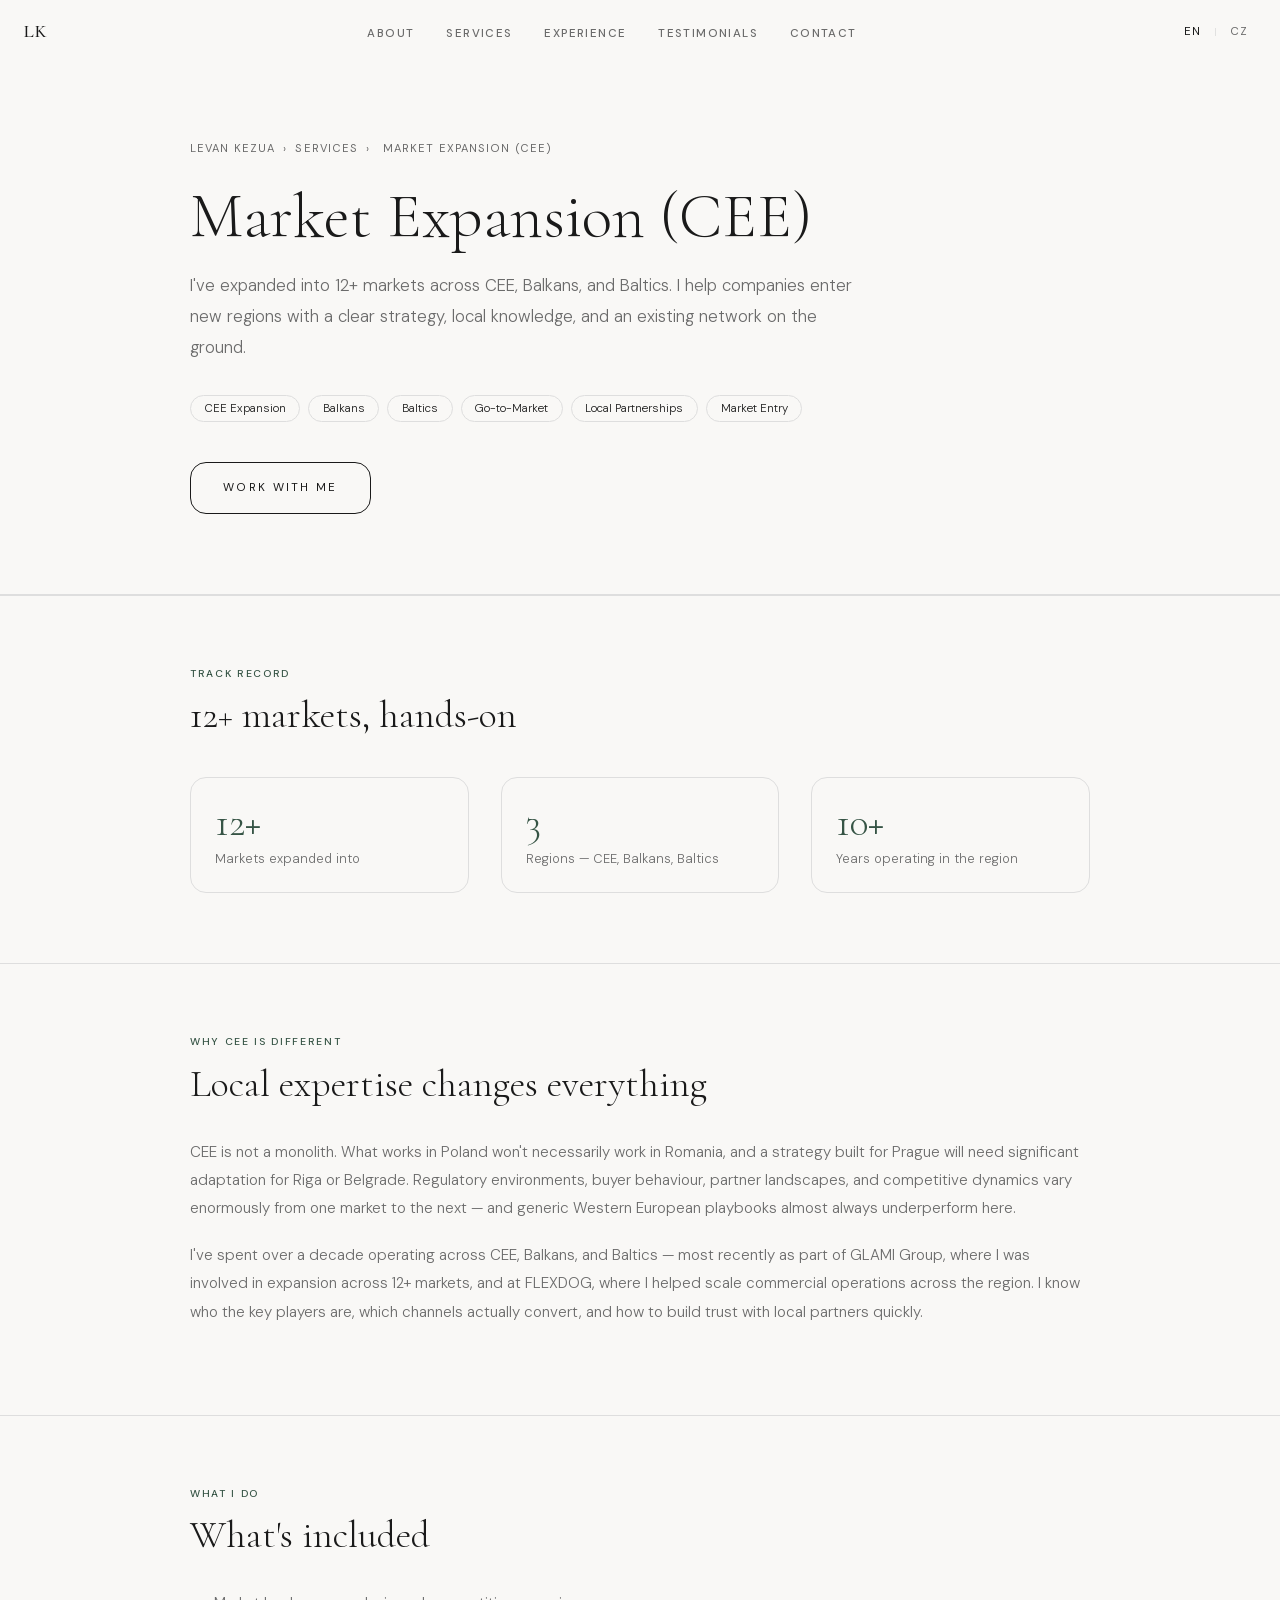
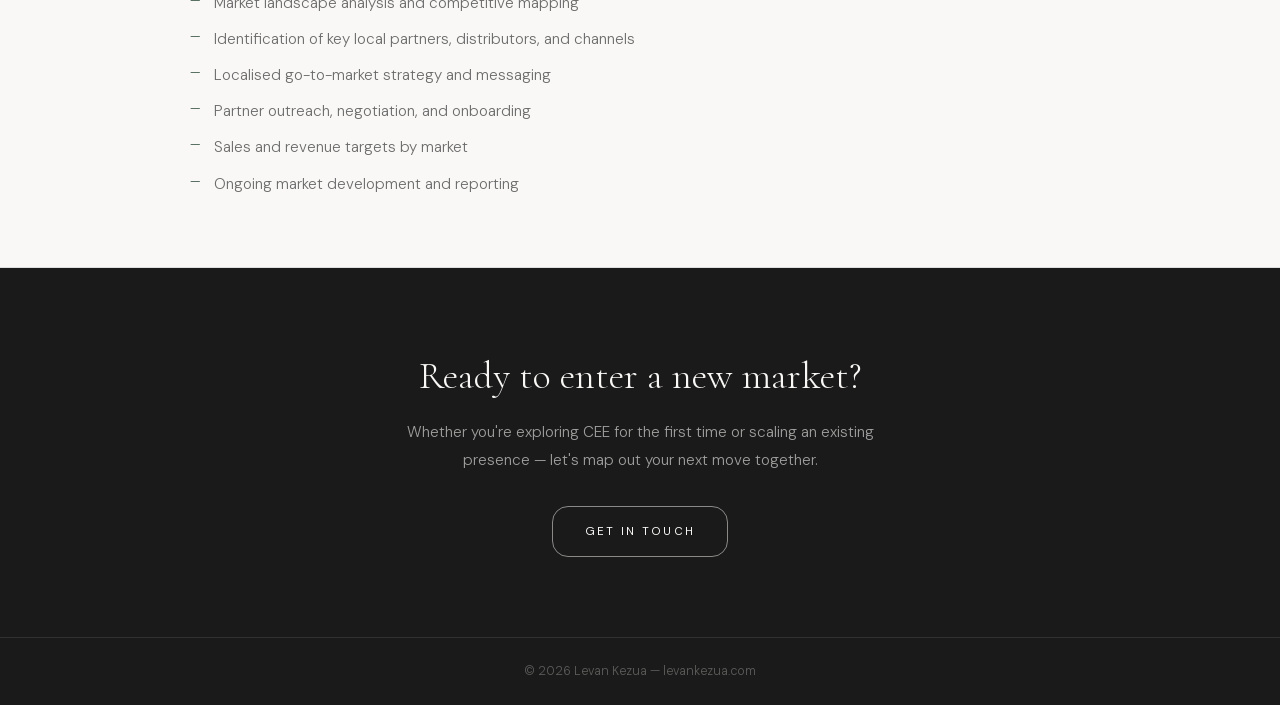
<file: market-expansion.html>
<!DOCTYPE html>
<html lang="en" class="cormorant_garamond_e34bbed9-module__x7kdfW__variable dm_sans_79d9740c-module__8xworW__variable">
<head>
  <meta charset="UTF-8" />
  <meta name="viewport" content="width=device-width, initial-scale=1.0" />
  <title>Market Expansion (CEE) — Levan Kezua</title>
  <meta name="description" content="CEE market expansion consulting. I've expanded into 12+ markets across CEE, Balkans, and Baltics. Local knowledge, existing network, clear strategy." />
  <link rel="stylesheet" href="_next/static/chunks/d21a6bd48c92c5a0.css" />
  <link rel="stylesheet" href="service.css" />
  <script type="text/javascript">(function(c,l,a,r,i,t,y){c[a]=c[a]||function(){(c[a].q=c[a].q||[]).push(arguments)};t=l.createElement(r);t.async=1;t.src="https://www.clarity.ms/tag/"+i;y=l.getElementsByTagName(r)[0];y.parentNode.insertBefore(t,y)})(window,document,"clarity","script","w3x8jxwo1a");</script>
  <script async src="https://www.googletagmanager.com/gtag/js?id=G-P7CTTK1KFV"></script>
  <script>window.dataLayer=window.dataLayer||[];function gtag(){dataLayer.push(arguments)}gtag('js',new Date());gtag('config','G-P7CTTK1KFV');</script>
</head>
<body>

  <nav>
    <div class="nav-inner">
      <a href="index.html" class="nav-logo">LK</a>
      <ul class="nav-links" id="navLinks">
        <li><a href="index.html#about">About</a></li>
        <li>
          <a href="services.html">Services</a>
          <div class="nav-dropdown">
            <a href="fractional-cso.html">Fractional CSO</a>
            <a href="sales-strategy.html">Sales Strategy &amp; Advisory</a>
            <a href="market-expansion.html">Market Expansion (CEE)</a>
            <a href="partnership-development.html">Partnership Development</a>
            <a href="go-to-market.html">Go-to-Market Consulting</a>
          </div>
        </li>
        <li><a href="index.html#work">Experience</a></li>
        <li><a href="index.html#testimonials">Testimonials</a></li>
        <li><a href="index.html#contact">Contact</a></li>
      </ul>
      <button class="nav-toggle" id="navToggle"><span></span><span></span><span></span></button>
      <div class="nav-lang"><a href="market-expansion.html" class="active">EN</a><span>|</span><a href="index-cz.html">CZ</a></div>
    </div>
  </nav>

  <div class="page-hero">
    <div class="page-hero-inner">
      <div class="breadcrumb"><a href="index.html">Levan Kezua</a><span>›</span><a href="fractional-cso.html">Services</a><span>›</span> Market Expansion (CEE)</div>
      <h1>Market Expansion (CEE)</h1>
      <p class="lead">I've expanded into 12+ markets across CEE, Balkans, and Baltics. I help companies enter new regions with a clear strategy, local knowledge, and an existing network on the ground.</p>
      <div class="tag-row">
        <span class="tag">CEE Expansion</span>
        <span class="tag">Balkans</span>
        <span class="tag">Baltics</span>
        <span class="tag">Go-to-Market</span>
        <span class="tag">Local Partnerships</span>
        <span class="tag">Market Entry</span>
      </div>
      <a href="index.html#contact" class="btn-outline-dark">Work with me</a>
    </div>
  </div>

  <div class="page-section">
    <div class="section-inner">
      <p class="sec-label">Track record</p>
      <h2 class="sec-title">12+ markets, hands-on</h2>
      <div class="stats-grid">
        <div class="stat-item">
          <div class="stat-num">12+</div>
          <div class="stat-label">Markets expanded into</div>
        </div>
        <div class="stat-item">
          <div class="stat-num">3</div>
          <div class="stat-label">Regions — CEE, Balkans, Baltics</div>
        </div>
        <div class="stat-item">
          <div class="stat-num">10+</div>
          <div class="stat-label">Years operating in the region</div>
        </div>
      </div>
    </div>
  </div>

  <div class="page-section">
    <div class="section-inner">
      <p class="sec-label">Why CEE is different</p>
      <h2 class="sec-title">Local expertise changes everything</h2>
      <div class="prose">
        <p>CEE is not a monolith. What works in Poland won't necessarily work in Romania, and a strategy built for Prague will need significant adaptation for Riga or Belgrade. Regulatory environments, buyer behaviour, partner landscapes, and competitive dynamics vary enormously from one market to the next — and generic Western European playbooks almost always underperform here.</p>
        <p>I've spent over a decade operating across CEE, Balkans, and Baltics — most recently as part of GLAMI Group, where I was involved in expansion across 12+ markets, and at FLEXDOG, where I helped scale commercial operations across the region. I know who the key players are, which channels actually convert, and how to build trust with local partners quickly.</p>
      </div>
    </div>
  </div>

  <div class="page-section">
    <div class="section-inner">
      <p class="sec-label">What I do</p>
      <h2 class="sec-title">What's included</h2>
      <ul class="dash-list">
        <li>Market landscape analysis and competitive mapping</li>
        <li>Identification of key local partners, distributors, and channels</li>
        <li>Localised go-to-market strategy and messaging</li>
        <li>Partner outreach, negotiation, and onboarding</li>
        <li>Sales and revenue targets by market</li>
        <li>Ongoing market development and reporting</li>
      </ul>
    </div>
  </div>

  <div class="cta-section">
    <h2>Ready to enter a new market?</h2>
    <p>Whether you're exploring CEE for the first time or scaling an existing presence — let's map out your next move together.</p>
    <a href="index.html#contact" class="btn-outline-light">Get in touch</a>
  </div>

  <footer><p>© 2026 Levan Kezua — <a href="index.html">levankezua.com</a></p></footer>

  <script>
    const nav=document.querySelector('nav');
    function updateNav(){nav.classList.toggle('scrolled',window.scrollY>40)}
    updateNav();
    window.addEventListener('scroll',updateNav);
    document.getElementById('navToggle').addEventListener('click',()=>document.getElementById('navLinks').classList.toggle('open'));
  </script>
</body>
</html>
</file>
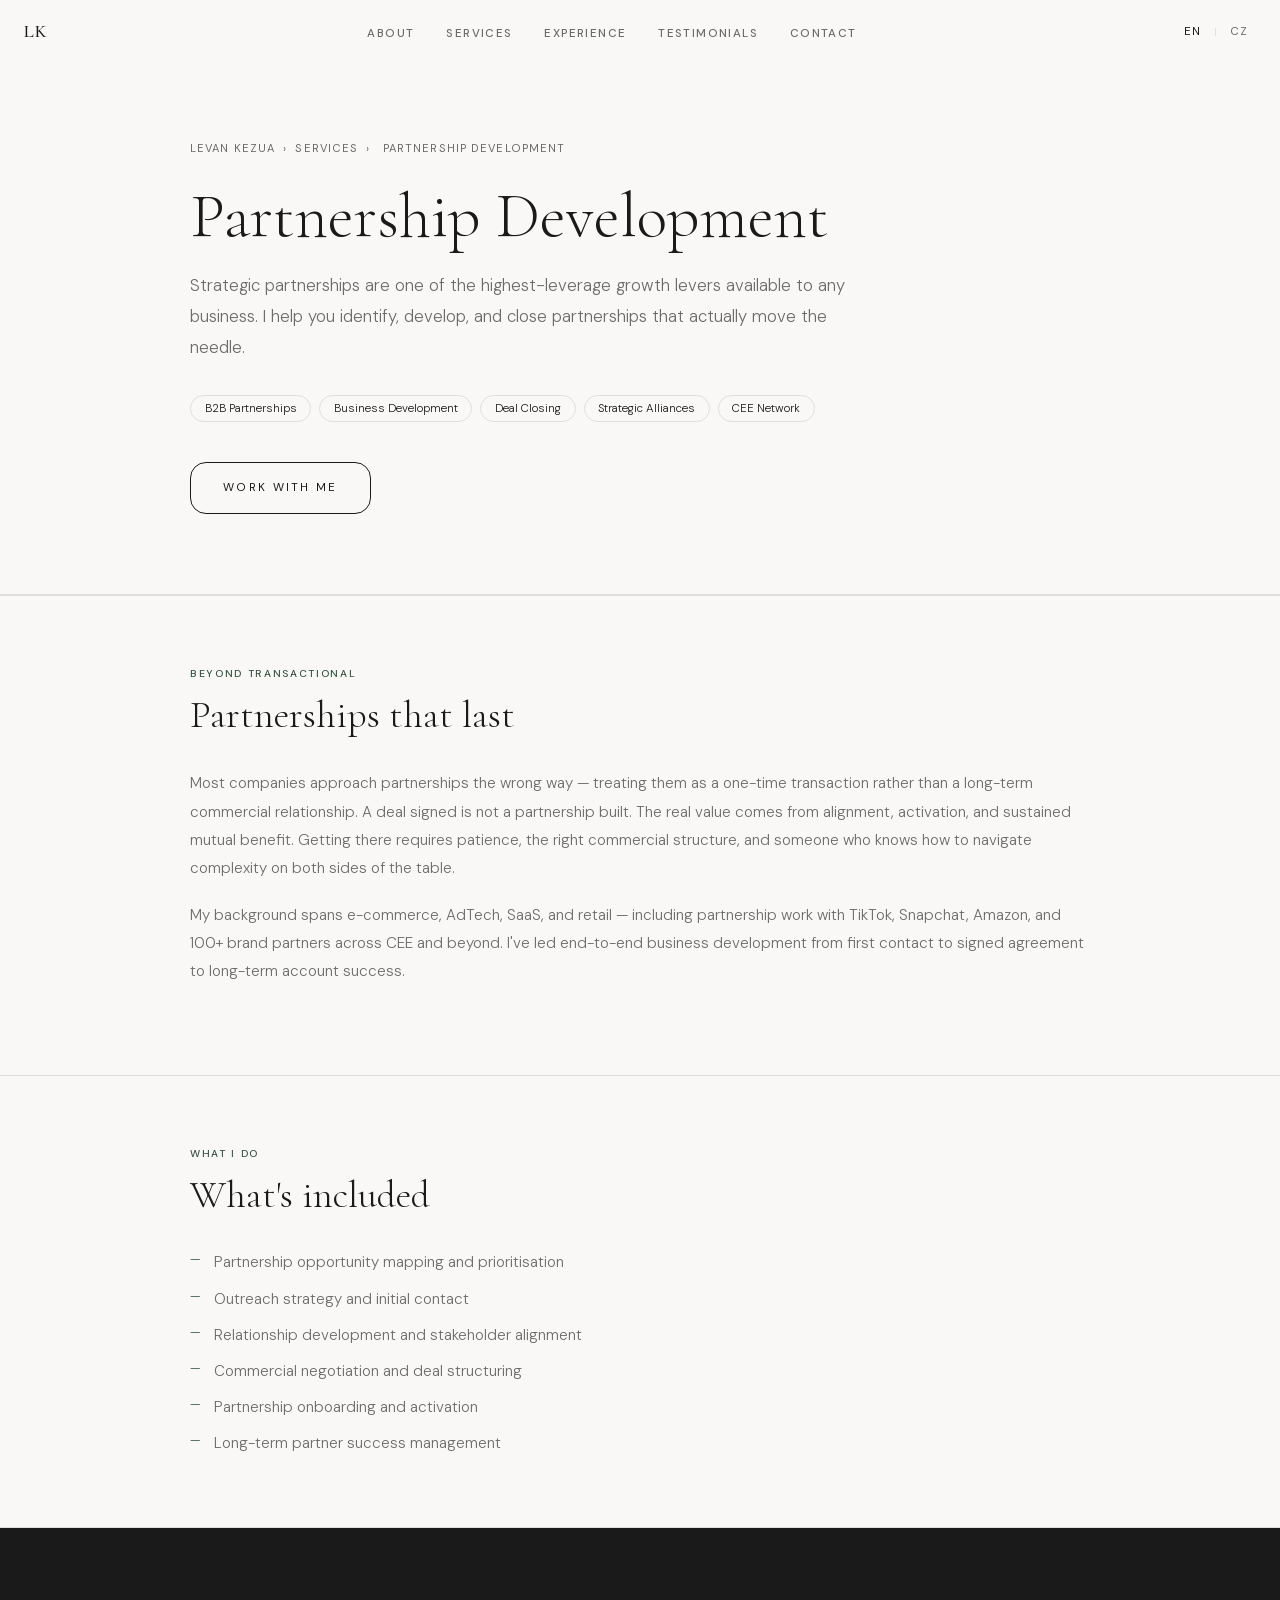
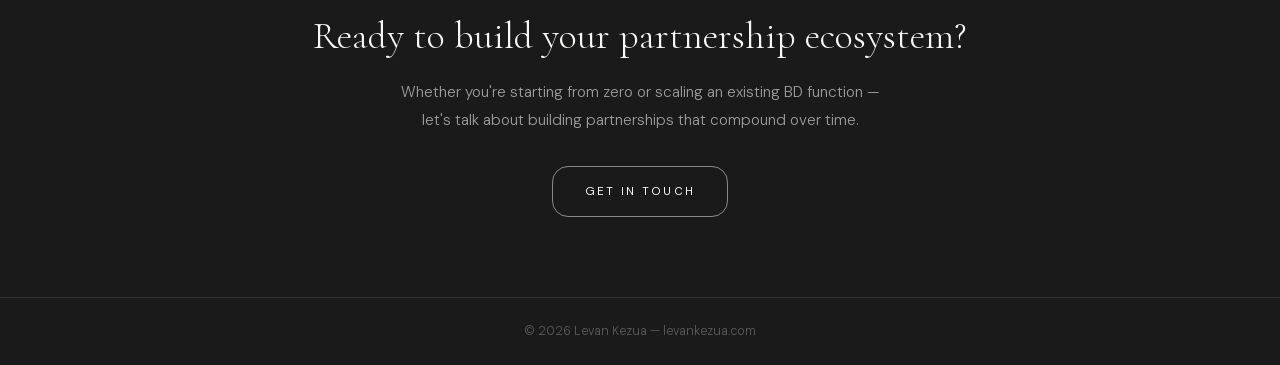
<file: partnership-development.html>
<!DOCTYPE html>
<html lang="en" class="cormorant_garamond_e34bbed9-module__x7kdfW__variable dm_sans_79d9740c-module__8xworW__variable">
<head>
  <meta charset="UTF-8" />
  <meta name="viewport" content="width=device-width, initial-scale=1.0" />
  <title>Partnership Development — Levan Kezua</title>
  <meta name="description" content="Strategic partnership development across CEE and beyond. B2B deal-making in e-commerce, AdTech, SaaS, and retail." />
  <link rel="stylesheet" href="_next/static/chunks/d21a6bd48c92c5a0.css" />
  <link rel="stylesheet" href="service.css" />
  <script type="text/javascript">(function(c,l,a,r,i,t,y){c[a]=c[a]||function(){(c[a].q=c[a].q||[]).push(arguments)};t=l.createElement(r);t.async=1;t.src="https://www.clarity.ms/tag/"+i;y=l.getElementsByTagName(r)[0];y.parentNode.insertBefore(t,y)})(window,document,"clarity","script","w3x8jxwo1a");</script>
  <script async src="https://www.googletagmanager.com/gtag/js?id=G-P7CTTK1KFV"></script>
  <script>window.dataLayer=window.dataLayer||[];function gtag(){dataLayer.push(arguments)}gtag('js',new Date());gtag('config','G-P7CTTK1KFV');</script>
</head>
<body>

  <nav>
    <div class="nav-inner">
      <a href="index.html" class="nav-logo">LK</a>
      <ul class="nav-links" id="navLinks">
        <li><a href="index.html#about">About</a></li>
        <li>
          <a href="services.html">Services</a>
          <div class="nav-dropdown">
            <a href="fractional-cso.html">Fractional CSO</a>
            <a href="sales-strategy.html">Sales Strategy &amp; Advisory</a>
            <a href="market-expansion.html">Market Expansion (CEE)</a>
            <a href="partnership-development.html">Partnership Development</a>
            <a href="go-to-market.html">Go-to-Market Consulting</a>
          </div>
        </li>
        <li><a href="index.html#work">Experience</a></li>
        <li><a href="index.html#testimonials">Testimonials</a></li>
        <li><a href="index.html#contact">Contact</a></li>
      </ul>
      <button class="nav-toggle" id="navToggle"><span></span><span></span><span></span></button>
      <div class="nav-lang"><a href="partnership-development.html" class="active">EN</a><span>|</span><a href="index-cz.html">CZ</a></div>
    </div>
  </nav>

  <div class="page-hero">
    <div class="page-hero-inner">
      <div class="breadcrumb"><a href="index.html">Levan Kezua</a><span>›</span><a href="fractional-cso.html">Services</a><span>›</span> Partnership Development</div>
      <h1>Partnership Development</h1>
      <p class="lead">Strategic partnerships are one of the highest-leverage growth levers available to any business. I help you identify, develop, and close partnerships that actually move the needle.</p>
      <div class="tag-row">
        <span class="tag">B2B Partnerships</span>
        <span class="tag">Business Development</span>
        <span class="tag">Deal Closing</span>
        <span class="tag">Strategic Alliances</span>
        <span class="tag">CEE Network</span>
      </div>
      <a href="index.html#contact" class="btn-outline-dark">Work with me</a>
    </div>
  </div>

  <div class="page-section">
    <div class="section-inner">
      <p class="sec-label">Beyond transactional</p>
      <h2 class="sec-title">Partnerships that last</h2>
      <div class="prose">
        <p>Most companies approach partnerships the wrong way — treating them as a one-time transaction rather than a long-term commercial relationship. A deal signed is not a partnership built. The real value comes from alignment, activation, and sustained mutual benefit. Getting there requires patience, the right commercial structure, and someone who knows how to navigate complexity on both sides of the table.</p>
        <p>My background spans e-commerce, AdTech, SaaS, and retail — including partnership work with TikTok, Snapchat, Amazon, and 100+ brand partners across CEE and beyond. I've led end-to-end business development from first contact to signed agreement to long-term account success.</p>
      </div>
    </div>
  </div>

  <div class="page-section">
    <div class="section-inner">
      <p class="sec-label">What I do</p>
      <h2 class="sec-title">What's included</h2>
      <ul class="dash-list">
        <li>Partnership opportunity mapping and prioritisation</li>
        <li>Outreach strategy and initial contact</li>
        <li>Relationship development and stakeholder alignment</li>
        <li>Commercial negotiation and deal structuring</li>
        <li>Partnership onboarding and activation</li>
        <li>Long-term partner success management</li>
      </ul>
    </div>
  </div>

  <div class="cta-section">
    <h2>Ready to build your partnership ecosystem?</h2>
    <p>Whether you're starting from zero or scaling an existing BD function — let's talk about building partnerships that compound over time.</p>
    <a href="index.html#contact" class="btn-outline-light">Get in touch</a>
  </div>

  <footer><p>© 2026 Levan Kezua — <a href="index.html">levankezua.com</a></p></footer>

  <script>
    const nav=document.querySelector('nav');
    function updateNav(){nav.classList.toggle('scrolled',window.scrollY>40)}
    updateNav();
    window.addEventListener('scroll',updateNav);
    document.getElementById('navToggle').addEventListener('click',()=>document.getElementById('navLinks').classList.toggle('open'));
  </script>
</body>
</html>
</file>
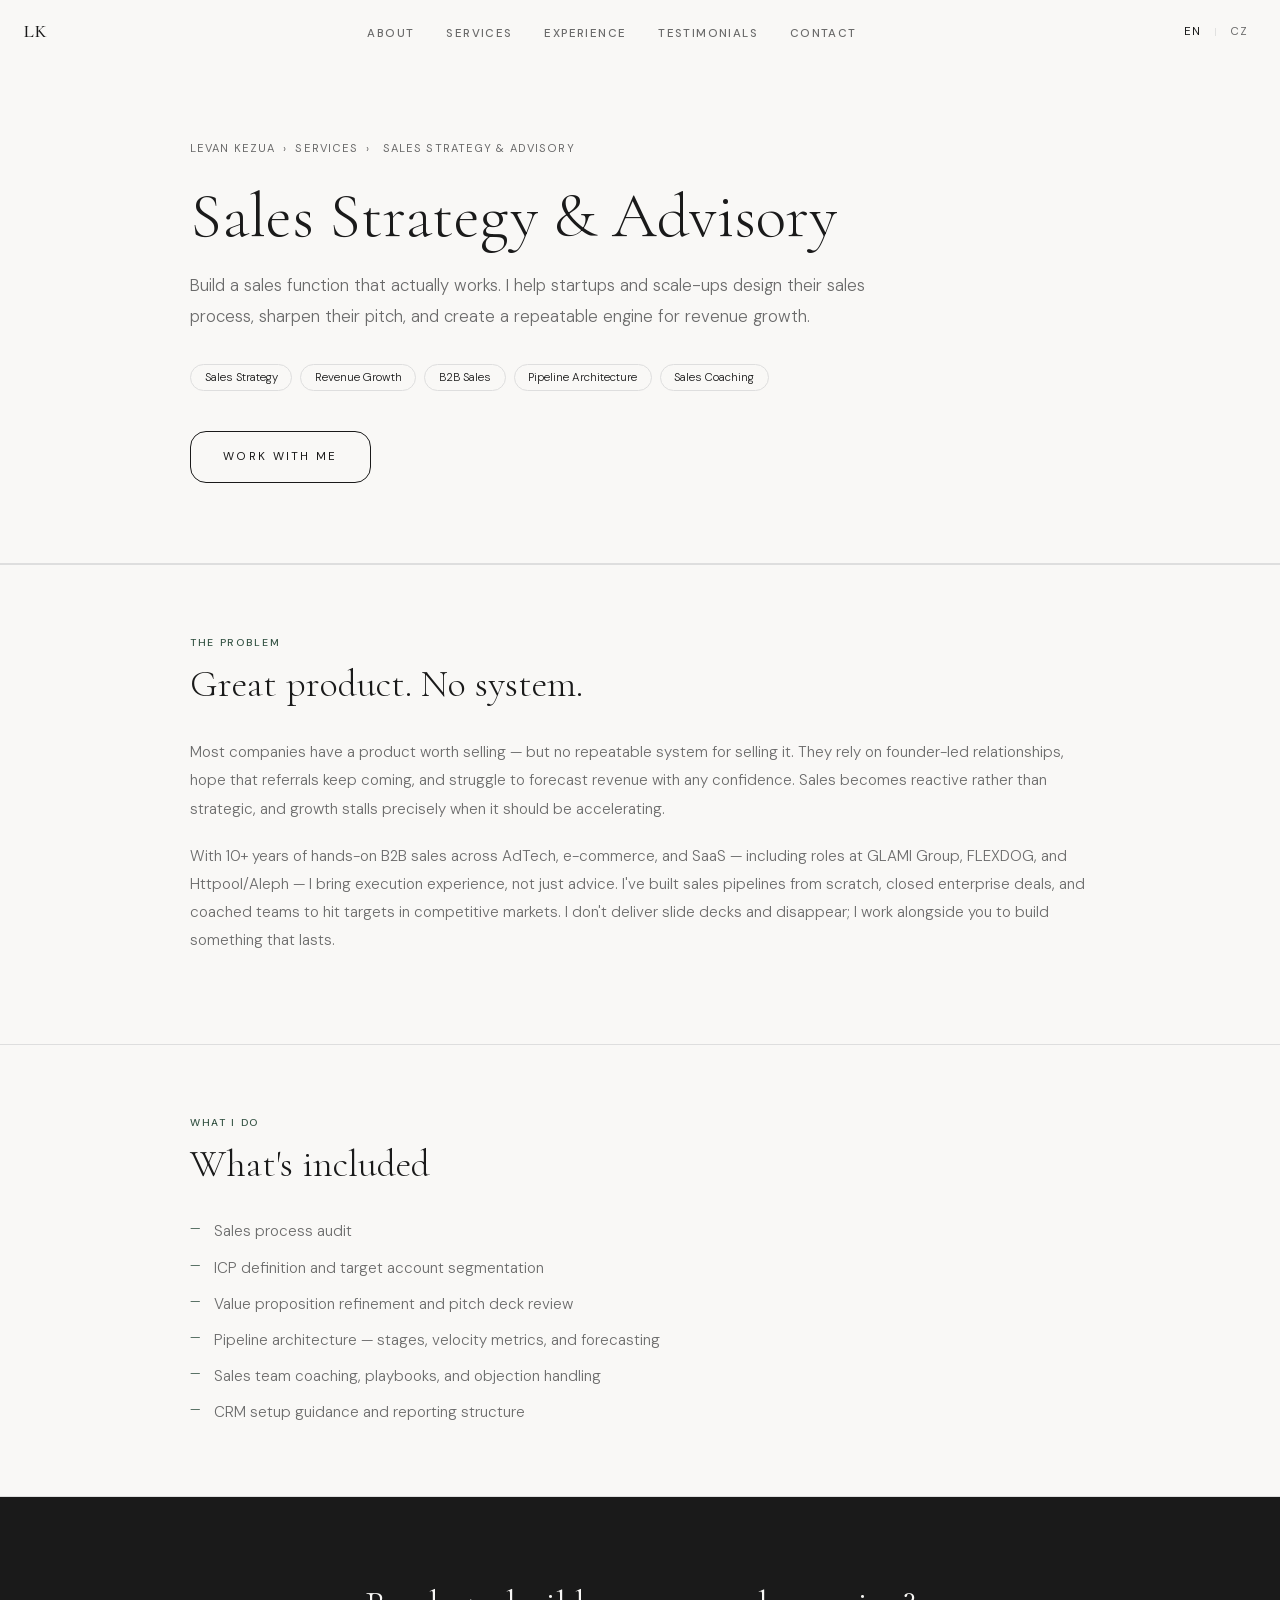
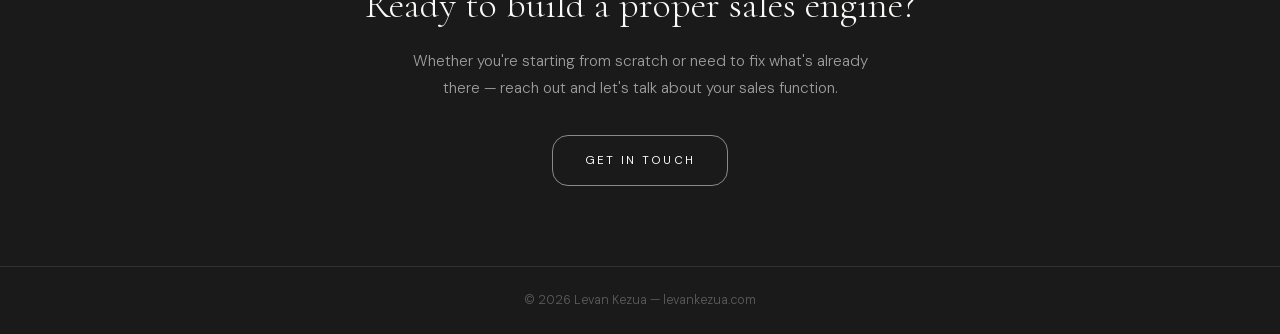
<file: sales-strategy.html>
<!DOCTYPE html>
<html lang="en" class="cormorant_garamond_e34bbed9-module__x7kdfW__variable dm_sans_79d9740c-module__8xworW__variable">
<head>
  <meta charset="UTF-8" />
  <meta name="viewport" content="width=device-width, initial-scale=1.0" />
  <title>Sales Strategy & Advisory — Levan Kezua</title>
  <meta name="description" content="Sales strategy and advisory for startups and scale-ups. Build a repeatable sales engine with 10+ years of B2B expertise across AdTech, e-commerce, and SaaS." />
  <link rel="stylesheet" href="_next/static/chunks/d21a6bd48c92c5a0.css" />
  <link rel="stylesheet" href="service.css" />
  <script type="text/javascript">(function(c,l,a,r,i,t,y){c[a]=c[a]||function(){(c[a].q=c[a].q||[]).push(arguments)};t=l.createElement(r);t.async=1;t.src="https://www.clarity.ms/tag/"+i;y=l.getElementsByTagName(r)[0];y.parentNode.insertBefore(t,y)})(window,document,"clarity","script","w3x8jxwo1a");</script>
  <script async src="https://www.googletagmanager.com/gtag/js?id=G-P7CTTK1KFV"></script>
  <script>window.dataLayer=window.dataLayer||[];function gtag(){dataLayer.push(arguments)}gtag('js',new Date());gtag('config','G-P7CTTK1KFV');</script>
</head>
<body>

  <nav>
    <div class="nav-inner">
      <a href="index.html" class="nav-logo">LK</a>
      <ul class="nav-links" id="navLinks">
        <li><a href="index.html#about">About</a></li>
        <li>
          <a href="services.html">Services</a>
          <div class="nav-dropdown">
            <a href="fractional-cso.html">Fractional CSO</a>
            <a href="sales-strategy.html">Sales Strategy &amp; Advisory</a>
            <a href="market-expansion.html">Market Expansion (CEE)</a>
            <a href="partnership-development.html">Partnership Development</a>
            <a href="go-to-market.html">Go-to-Market Consulting</a>
          </div>
        </li>
        <li><a href="index.html#work">Experience</a></li>
        <li><a href="index.html#testimonials">Testimonials</a></li>
        <li><a href="index.html#contact">Contact</a></li>
      </ul>
      <button class="nav-toggle" id="navToggle"><span></span><span></span><span></span></button>
      <div class="nav-lang"><a href="sales-strategy.html" class="active">EN</a><span>|</span><a href="index-cz.html">CZ</a></div>
    </div>
  </nav>

  <div class="page-hero">
    <div class="page-hero-inner">
      <div class="breadcrumb"><a href="index.html">Levan Kezua</a><span>›</span><a href="fractional-cso.html">Services</a><span>›</span> Sales Strategy &amp; Advisory</div>
      <h1>Sales Strategy &amp; Advisory</h1>
      <p class="lead">Build a sales function that actually works. I help startups and scale-ups design their sales process, sharpen their pitch, and create a repeatable engine for revenue growth.</p>
      <div class="tag-row">
        <span class="tag">Sales Strategy</span>
        <span class="tag">Revenue Growth</span>
        <span class="tag">B2B Sales</span>
        <span class="tag">Pipeline Architecture</span>
        <span class="tag">Sales Coaching</span>
      </div>
      <a href="index.html#contact" class="btn-outline-dark">Work with me</a>
    </div>
  </div>

  <div class="page-section">
    <div class="section-inner">
      <p class="sec-label">The problem</p>
      <h2 class="sec-title">Great product. No system.</h2>
      <div class="prose">
        <p>Most companies have a product worth selling — but no repeatable system for selling it. They rely on founder-led relationships, hope that referrals keep coming, and struggle to forecast revenue with any confidence. Sales becomes reactive rather than strategic, and growth stalls precisely when it should be accelerating.</p>
        <p>With 10+ years of hands-on B2B sales across AdTech, e-commerce, and SaaS — including roles at GLAMI Group, FLEXDOG, and Httpool/Aleph — I bring execution experience, not just advice. I've built sales pipelines from scratch, closed enterprise deals, and coached teams to hit targets in competitive markets. I don't deliver slide decks and disappear; I work alongside you to build something that lasts.</p>
      </div>
    </div>
  </div>

  <div class="page-section">
    <div class="section-inner">
      <p class="sec-label">What I do</p>
      <h2 class="sec-title">What's included</h2>
      <ul class="dash-list">
        <li>Sales process audit</li>
        <li>ICP definition and target account segmentation</li>
        <li>Value proposition refinement and pitch deck review</li>
        <li>Pipeline architecture — stages, velocity metrics, and forecasting</li>
        <li>Sales team coaching, playbooks, and objection handling</li>
        <li>CRM setup guidance and reporting structure</li>
      </ul>
    </div>
  </div>

  <div class="cta-section">
    <h2>Ready to build a proper sales engine?</h2>
    <p>Whether you're starting from scratch or need to fix what's already there — reach out and let's talk about your sales function.</p>
    <a href="index.html#contact" class="btn-outline-light">Get in touch</a>
  </div>

  <footer><p>© 2026 Levan Kezua — <a href="index.html">levankezua.com</a></p></footer>

  <script>
    const nav=document.querySelector('nav');
    function updateNav(){nav.classList.toggle('scrolled',window.scrollY>40)}
    updateNav();
    window.addEventListener('scroll',updateNav);
    document.getElementById('navToggle').addEventListener('click',()=>document.getElementById('navLinks').classList.toggle('open'));
  </script>
</body>
</html>
</file>
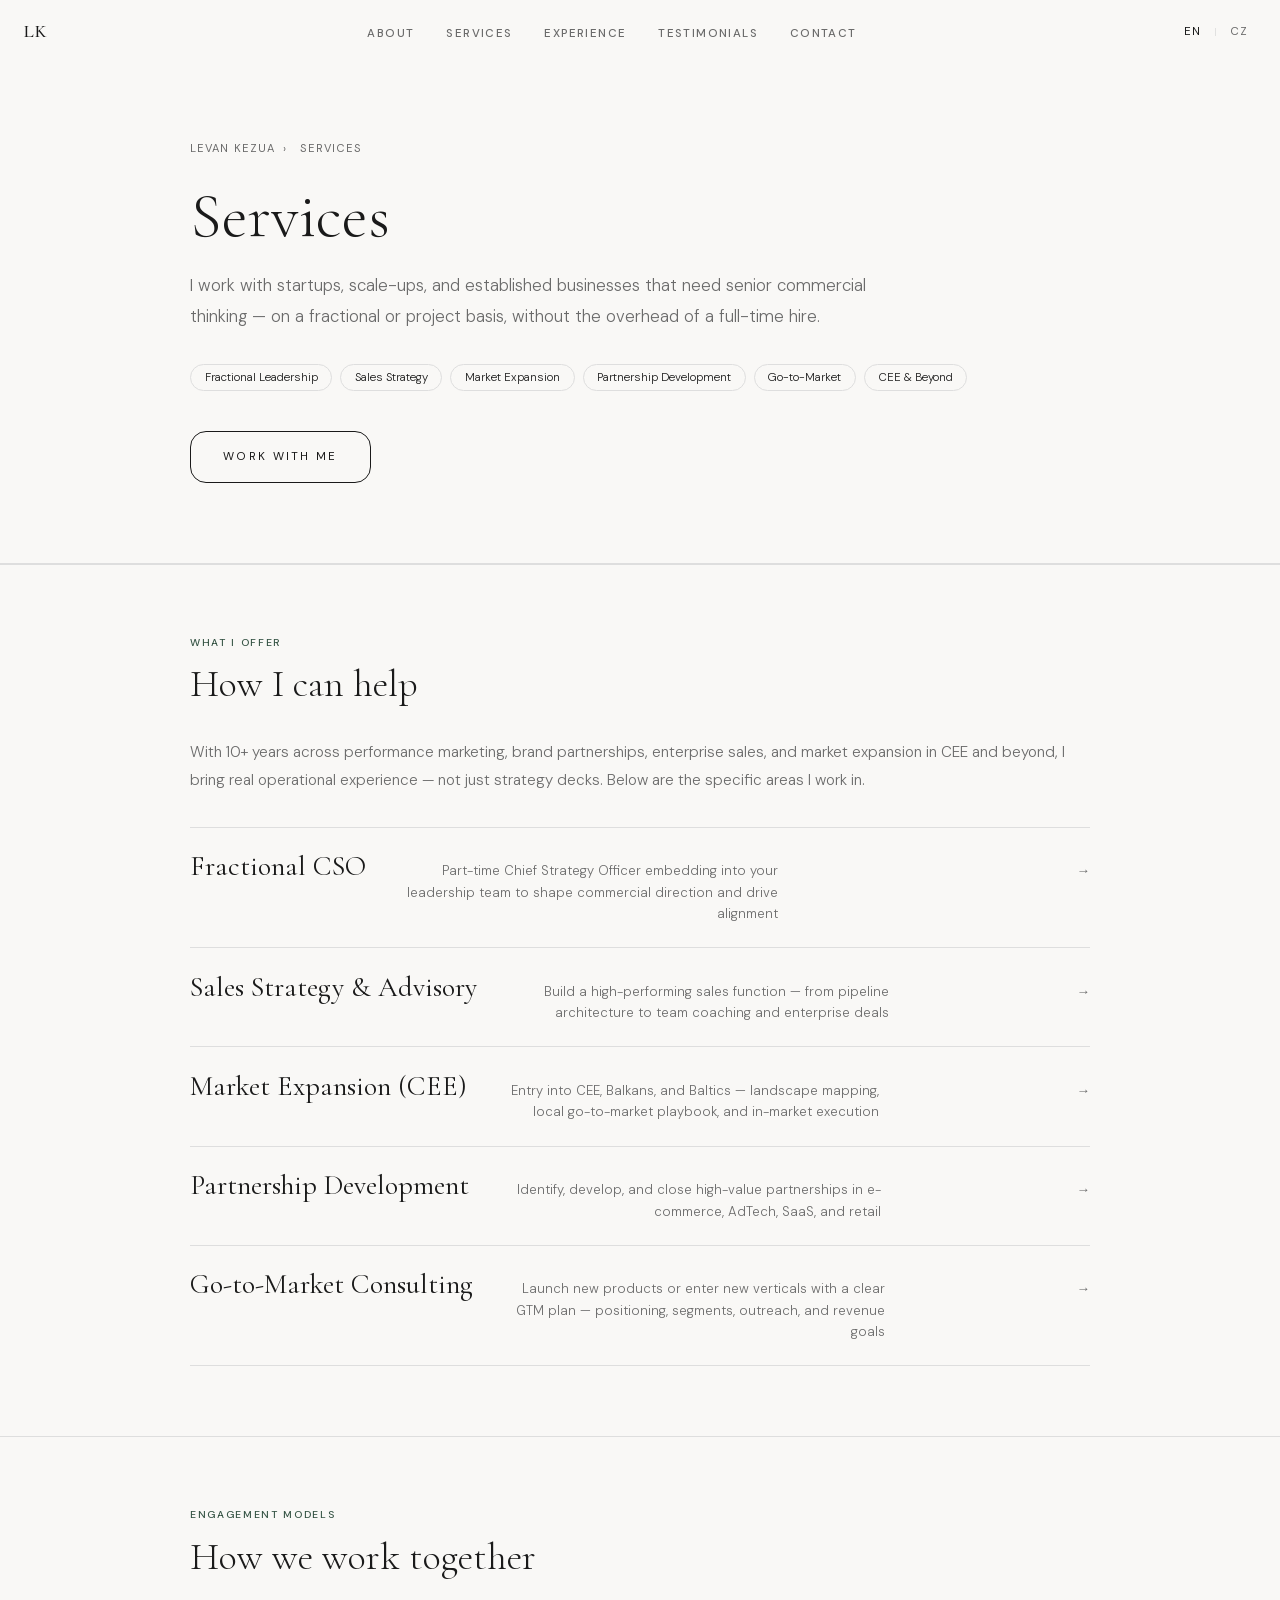
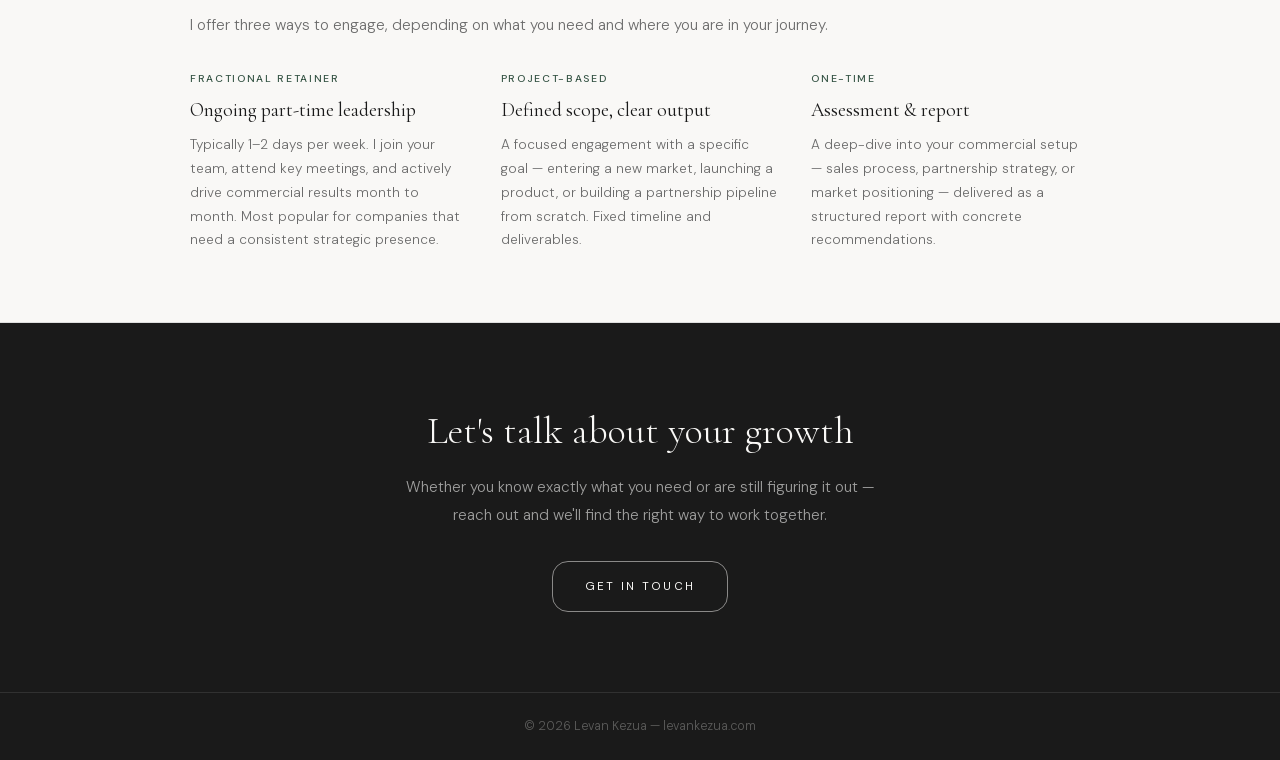
<file: services.html>
<!DOCTYPE html>
<html lang="en" class="cormorant_garamond_e34bbed9-module__x7kdfW__variable dm_sans_79d9740c-module__8xworW__variable">
<head>
  <meta charset="UTF-8" />
  <meta name="viewport" content="width=device-width, initial-scale=1.0" />
  <title>Services — Levan Kezua</title>
  <meta name="description" content="Fractional commercial leadership for startups and scale-ups. Sales strategy, market expansion, partnership development, and go-to-market consulting across CEE and beyond." />
  <link rel="stylesheet" href="_next/static/chunks/d21a6bd48c92c5a0.css" />
  <link rel="stylesheet" href="service.css" />
  <script type="text/javascript">(function(c,l,a,r,i,t,y){c[a]=c[a]||function(){(c[a].q=c[a].q||[]).push(arguments)};t=l.createElement(r);t.async=1;t.src="https://www.clarity.ms/tag/"+i;y=l.getElementsByTagName(r)[0];y.parentNode.insertBefore(t,y)})(window,document,"clarity","script","w3x8jxwo1a");</script>
  <script async src="https://www.googletagmanager.com/gtag/js?id=G-P7CTTK1KFV"></script>
  <script>window.dataLayer=window.dataLayer||[];function gtag(){dataLayer.push(arguments)}gtag('js',new Date());gtag('config','G-P7CTTK1KFV');</script>
</head>
<body>

  <nav>
    <div class="nav-inner">
      <a href="index.html" class="nav-logo">LK</a>
      <ul class="nav-links" id="navLinks">
        <li><a href="index.html#about">About</a></li>
        <li>
          <a href="services.html">Services</a>
          <div class="nav-dropdown">
            <a href="fractional-cso.html">Fractional CSO</a>
            <a href="sales-strategy.html">Sales Strategy &amp; Advisory</a>
            <a href="market-expansion.html">Market Expansion (CEE)</a>
            <a href="partnership-development.html">Partnership Development</a>
            <a href="go-to-market.html">Go-to-Market Consulting</a>
          </div>
        </li>
        <li><a href="index.html#work">Experience</a></li>
        <li><a href="index.html#testimonials">Testimonials</a></li>
        <li><a href="index.html#contact">Contact</a></li>
      </ul>
      <button class="nav-toggle" id="navToggle"><span></span><span></span><span></span></button>
      <div class="nav-lang"><a href="services.html" class="active">EN</a><span>|</span><a href="index-cz.html">CZ</a></div>
    </div>
  </nav>

  <div class="page-hero">
    <div class="page-hero-inner">
      <div class="breadcrumb"><a href="index.html">Levan Kezua</a><span>›</span> Services</div>
      <h1>Services</h1>
      <p class="lead">I work with startups, scale-ups, and established businesses that need senior commercial thinking — on a fractional or project basis, without the overhead of a full-time hire.</p>
      <div class="tag-row">
        <span class="tag">Fractional Leadership</span>
        <span class="tag">Sales Strategy</span>
        <span class="tag">Market Expansion</span>
        <span class="tag">Partnership Development</span>
        <span class="tag">Go-to-Market</span>
        <span class="tag">CEE &amp; Beyond</span>
      </div>
      <a href="index.html#contact" class="btn-outline-dark">Work with me</a>
    </div>
  </div>

  <div class="page-section">
    <div class="section-inner">
      <p class="sec-label">What I offer</p>
      <h2 class="sec-title">How I can help</h2>
      <div class="prose">
        <p>With 10+ years across performance marketing, brand partnerships, enterprise sales, and market expansion in CEE and beyond, I bring real operational experience — not just strategy decks. Below are the specific areas I work in.</p>
      </div>
      <ul class="svc-list">
        <li>
          <a href="fractional-cso.html">
            <span class="svc-name">Fractional CSO</span>
            <span class="svc-desc">Part-time Chief Strategy Officer embedding into your leadership team to shape commercial direction and drive alignment</span>
            <span class="svc-arrow">→</span>
          </a>
        </li>
        <li>
          <a href="sales-strategy.html">
            <span class="svc-name">Sales Strategy &amp; Advisory</span>
            <span class="svc-desc">Build a high-performing sales function — from pipeline architecture to team coaching and enterprise deals</span>
            <span class="svc-arrow">→</span>
          </a>
        </li>
        <li>
          <a href="market-expansion.html">
            <span class="svc-name">Market Expansion (CEE)</span>
            <span class="svc-desc">Entry into CEE, Balkans, and Baltics — landscape mapping, local go-to-market playbook, and in-market execution</span>
            <span class="svc-arrow">→</span>
          </a>
        </li>
        <li>
          <a href="partnership-development.html">
            <span class="svc-name">Partnership Development</span>
            <span class="svc-desc">Identify, develop, and close high-value partnerships in e-commerce, AdTech, SaaS, and retail</span>
            <span class="svc-arrow">→</span>
          </a>
        </li>
        <li>
          <a href="go-to-market.html">
            <span class="svc-name">Go-to-Market Consulting</span>
            <span class="svc-desc">Launch new products or enter new verticals with a clear GTM plan — positioning, segments, outreach, and revenue goals</span>
            <span class="svc-arrow">→</span>
          </a>
        </li>
      </ul>
    </div>
  </div>

  <div class="page-section">
    <div class="section-inner">
      <p class="sec-label">Engagement models</p>
      <h2 class="sec-title">How we work together</h2>
      <div class="prose">
        <p>I offer three ways to engage, depending on what you need and where you are in your journey.</p>
      </div>
      <div class="how-grid">
        <div>
          <p class="how-label">Fractional retainer</p>
          <p class="how-title">Ongoing part-time leadership</p>
          <p class="how-body">Typically 1–2 days per week. I join your team, attend key meetings, and actively drive commercial results month to month. Most popular for companies that need a consistent strategic presence.</p>
        </div>
        <div>
          <p class="how-label">Project-based</p>
          <p class="how-title">Defined scope, clear output</p>
          <p class="how-body">A focused engagement with a specific goal — entering a new market, launching a product, or building a partnership pipeline from scratch. Fixed timeline and deliverables.</p>
        </div>
        <div>
          <p class="how-label">One-time</p>
          <p class="how-title">Assessment &amp; report</p>
          <p class="how-body">A deep-dive into your commercial setup — sales process, partnership strategy, or market positioning — delivered as a structured report with concrete recommendations.</p>
        </div>
      </div>
    </div>
  </div>

  <div class="cta-section">
    <h2>Let's talk about your growth</h2>
    <p>Whether you know exactly what you need or are still figuring it out — reach out and we'll find the right way to work together.</p>
    <a href="index.html#contact" class="btn-outline-light">Get in touch</a>
  </div>

  <footer><p>© 2026 Levan Kezua — <a href="index.html">levankezua.com</a></p></footer>

  <script>
    const nav=document.querySelector('nav');
    function updateNav(){nav.classList.toggle('scrolled',window.scrollY>40)}
    updateNav();
    window.addEventListener('scroll',updateNav);
    document.getElementById('navToggle').addEventListener('click',()=>document.getElementById('navLinks').classList.toggle('open'));
  </script>
</body>
</html>
</file>
<file: _next/static/chunks/d21a6bd48c92c5a0.css>
*,:before,:after,::backdrop{--tw-border-spacing-x:0;--tw-border-spacing-y:0;--tw-translate-x:0;--tw-translate-y:0;--tw-rotate:0;--tw-skew-x:0;--tw-skew-y:0;--tw-scale-x:1;--tw-scale-y:1;--tw-pan-x: ;--tw-pan-y: ;--tw-pinch-zoom: ;--tw-scroll-snap-strictness:proximity;--tw-gradient-from-position: ;--tw-gradient-via-position: ;--tw-gradient-to-position: ;--tw-ordinal: ;--tw-slashed-zero: ;--tw-numeric-figure: ;--tw-numeric-spacing: ;--tw-numeric-fraction: ;--tw-ring-inset: ;--tw-ring-offset-width:0px;--tw-ring-offset-color:#fff;--tw-ring-color:#3b82f680;--tw-ring-offset-shadow:0 0 #0000;--tw-ring-shadow:0 0 #0000;--tw-shadow:0 0 #0000;--tw-shadow-colored:0 0 #0000;--tw-blur: ;--tw-brightness: ;--tw-contrast: ;--tw-grayscale: ;--tw-hue-rotate: ;--tw-invert: ;--tw-saturate: ;--tw-sepia: ;--tw-drop-shadow: ;--tw-backdrop-blur: ;--tw-backdrop-brightness: ;--tw-backdrop-contrast: ;--tw-backdrop-grayscale: ;--tw-backdrop-hue-rotate: ;--tw-backdrop-invert: ;--tw-backdrop-opacity: ;--tw-backdrop-saturate: ;--tw-backdrop-sepia: ;--tw-contain-size: ;--tw-contain-layout: ;--tw-contain-paint: ;--tw-contain-style: }*,:before,:after{box-sizing:border-box;border:0 solid #e5e7eb}:before,:after{--tw-content:""}html,:host{-webkit-text-size-adjust:100%;tab-size:4;line-height:1.5;font-family:var(--font-dm-sans),sans-serif;font-feature-settings:normal;font-variation-settings:normal;-webkit-tap-highlight-color:transparent}body{line-height:inherit;margin:0}hr{height:0;color:inherit;border-top-width:1px}abbr:where([title]){-webkit-text-decoration:underline dotted;text-decoration:underline dotted}h1,h2,h3,h4,h5,h6{font-size:inherit;font-weight:inherit}a{color:inherit;-webkit-text-decoration:inherit;text-decoration:inherit}b,strong{font-weight:bolder}code,kbd,samp,pre{font-feature-settings:normal;font-variation-settings:normal;font-family:ui-monospace,SFMono-Regular,Menlo,Monaco,Consolas,Liberation Mono,Courier New,monospace;font-size:1em}small{font-size:80%}sub,sup{vertical-align:baseline;font-size:75%;line-height:0;position:relative}sub{bottom:-.25em}sup{top:-.5em}table{text-indent:0;border-color:inherit;border-collapse:collapse}button,input,optgroup,select,textarea{font-feature-settings:inherit;font-variation-settings:inherit;font-family:inherit;font-size:100%;font-weight:inherit;line-height:inherit;letter-spacing:inherit;color:inherit;margin:0;padding:0}button,select{text-transform:none}button,input:where([type=button]),input:where([type=reset]),input:where([type=submit]){-webkit-appearance:button;background-color:#0000;background-image:none}:-moz-focusring{outline:auto}:-moz-ui-invalid{box-shadow:none}progress{vertical-align:baseline}::-webkit-inner-spin-button{height:auto}::-webkit-outer-spin-button{height:auto}[type=search]{-webkit-appearance:textfield;outline-offset:-2px}::-webkit-search-decoration{-webkit-appearance:none}::-webkit-file-upload-button{-webkit-appearance:button;font:inherit}summary{display:list-item}blockquote,dl,dd,h1,h2,h3,h4,h5,h6,hr,figure,p,pre{margin:0}fieldset{margin:0;padding:0}legend{padding:0}ol,ul,menu{margin:0;padding:0;list-style:none}dialog{padding:0}textarea{resize:vertical}input::-moz-placeholder{opacity:1;color:#9ca3af}textarea::-moz-placeholder{opacity:1;color:#9ca3af}input::placeholder,textarea::placeholder{opacity:1;color:#9ca3af}button,[role=button]{cursor:pointer}:disabled{cursor:default}img,svg,video,canvas,audio,iframe,embed,object{vertical-align:middle;display:block}img,video{max-width:100%;height:auto}[hidden]:where(:not([hidden=until-found])){display:none}:root{--background:36 20% 97%;--foreground:0 0% 10%;--card:0 0% 100%;--card-foreground:0 0% 10%;--popover:0 0% 100%;--popover-foreground:0 0% 10%;--primary:150 22% 27%;--primary-foreground:0 0% 98%;--secondary:0 0% 93%;--secondary-foreground:0 0% 10%;--muted:0 0% 93%;--muted-foreground:0 0% 42%;--accent:150 22% 27%;--accent-foreground:0 0% 98%;--destructive:0 84.2% 60.2%;--destructive-foreground:0 0% 98%;--border:0 0% 87%;--input:0 0% 87%;--ring:150 22% 27%;--chart-1:150 22% 27%;--chart-2:173 58% 39%;--chart-3:197 37% 24%;--chart-4:43 74% 66%;--chart-5:27 87% 67%;--radius:1rem;--gold:150 22% 27%;--surface:36 15% 95%;--surface-2:0 0% 90%}*{border-color:hsl(var(--border))}body{background-color:hsl(var(--background));color:hsl(var(--foreground));font-feature-settings:"kern" 1,"liga" 1;font-size:17px}html{scroll-behavior:smooth}.sr-only{clip:rect(0,0,0,0);white-space:nowrap;border-width:0;width:1px;height:1px;margin:-1px;padding:0;position:absolute;overflow:hidden}.pointer-events-none{pointer-events:none}.pointer-events-auto{pointer-events:auto}.visible{visibility:visible}.invisible{visibility:hidden}.fixed{position:fixed}.absolute{position:absolute}.relative{position:relative}.inset-0{inset:0}.inset-x-0{left:0;right:0}.inset-y-0{top:0;bottom:0}.-bottom-12{bottom:-3rem}.-left-12{left:-3rem}.-right-12{right:-3rem}.-top-12{top:-3rem}.bottom-0{bottom:0}.left-0{left:0}.left-1\/2{left:50%}.left-2{left:.5rem}.left-4{left:1rem}.left-\[50\%\]{left:50%}.right-0{right:0}.right-2{right:.5rem}.right-4{right:1rem}.top-0{top:0}.top-1\/2{top:50%}.top-2{top:.5rem}.top-4{top:1rem}.top-\[1px\]{top:1px}.top-\[50\%\]{top:50%}.top-\[60\%\]{top:60%}.top-full{top:100%}.z-10{z-index:10}.z-50{z-index:50}.z-\[100\]{z-index:100}.z-\[1\]{z-index:1}.-mx-1{margin-left:-.25rem;margin-right:-.25rem}.mx-auto{margin-left:auto;margin-right:auto}.my-0\.5{margin-top:.125rem;margin-bottom:.125rem}.my-1{margin-top:.25rem;margin-bottom:.25rem}.-mb-px{margin-bottom:-1px}.-ml-4{margin-left:-1rem}.-mt-4{margin-top:-1rem}.mb-1{margin-bottom:.25rem}.mb-10{margin-bottom:2.5rem}.mb-12{margin-bottom:3rem}.mb-16{margin-bottom:4rem}.mb-2{margin-bottom:.5rem}.mb-20{margin-bottom:5rem}.mb-3{margin-bottom:.75rem}.mb-4{margin-bottom:1rem}.mb-5{margin-bottom:1.25rem}.mb-6{margin-bottom:1.5rem}.mb-8{margin-bottom:2rem}.ml-1{margin-left:.25rem}.ml-auto{margin-left:auto}.mr-2{margin-right:.5rem}.mt-1{margin-top:.25rem}.mt-1\.5{margin-top:.375rem}.mt-2{margin-top:.5rem}.mt-24{margin-top:6rem}.mt-4{margin-top:1rem}.mt-8{margin-top:2rem}.mt-auto{margin-top:auto}.line-clamp-1{-webkit-line-clamp:1;-webkit-box-orient:vertical;display:-webkit-box;overflow:hidden}.block{display:block}.inline-block{display:inline-block}.flex{display:flex}.inline-flex{display:inline-flex}.table{display:table}.grid{display:grid}.hidden{display:none}.aspect-\[16\/9\]{aspect-ratio:16/9}.aspect-square{aspect-ratio:1}.aspect-video{aspect-ratio:16/9}.size-4{width:1rem;height:1rem}.size-\[--cell-size\]{width:var(--cell-size);height:var(--cell-size)}.h-1\.5{height:.375rem}.h-10{height:2.5rem}.h-11{height:2.75rem}.h-12{height:3rem}.h-16{height:4rem}.h-2{height:.5rem}.h-2\.5{height:.625rem}.h-3{height:.75rem}.h-3\.5{height:.875rem}.h-4{height:1rem}.h-5{height:1.25rem}.h-6{height:1.5rem}.h-8{height:2rem}.h-9{height:2.25rem}.h-\[--cell-size\]{height:var(--cell-size)}.h-\[1px\]{height:1px}.h-\[var\(--radix-navigation-menu-viewport-height\)\]{height:var(--radix-navigation-menu-viewport-height)}.h-\[var\(--radix-select-trigger-height\)\]{height:var(--radix-select-trigger-height)}.h-auto{height:auto}.h-full{height:100%}.h-px{height:1px}.max-h-8{max-height:2rem}.max-h-96{max-height:24rem}.max-h-\[300px\]{max-height:300px}.max-h-screen{max-height:100vh}.min-h-\[80px\]{min-height:80px}.min-h-screen{min-height:100vh}.w-0{width:0}.w-1{width:.25rem}.w-10{width:2.5rem}.w-11{width:2.75rem}.w-2{width:.5rem}.w-2\.5{width:.625rem}.w-3{width:.75rem}.w-3\.5{width:.875rem}.w-3\/4{width:75%}.w-4{width:1rem}.w-5{width:1.25rem}.w-64{width:16rem}.w-72{width:18rem}.w-8{width:2rem}.w-9{width:2.25rem}.w-\[--cell-size\]{width:var(--cell-size)}.w-\[100px\]{width:100px}.w-\[1px\]{width:1px}.w-auto{width:auto}.w-fit{width:fit-content}.w-full{width:100%}.w-max{width:max-content}.w-px{width:1px}.min-w-0{min-width:0}.min-w-\[--cell-size\]{min-width:var(--cell-size)}.min-w-\[12rem\]{min-width:12rem}.min-w-\[220px\]{min-width:220px}.min-w-\[8rem\]{min-width:8rem}.min-w-\[var\(--radix-select-trigger-width\)\]{min-width:var(--radix-select-trigger-width)}.max-w-2xl{max-width:42rem}.max-w-3xl{max-width:48rem}.max-w-7xl{max-width:80rem}.max-w-lg{max-width:32rem}.max-w-max{max-width:max-content}.flex-1{flex:1}.shrink-0{flex-shrink:0}.grow{flex-grow:1}.grow-0{flex-grow:0}.basis-full{flex-basis:100%}.caption-bottom{caption-side:bottom}.border-collapse{border-collapse:collapse}.-translate-x-1\/2{--tw-translate-x:-50%;transform:translate(var(--tw-translate-x),var(--tw-translate-y))rotate(var(--tw-rotate))skewX(var(--tw-skew-x))skewY(var(--tw-skew-y))scaleX(var(--tw-scale-x))scaleY(var(--tw-scale-y))}.-translate-y-1\/2{--tw-translate-y:-50%;transform:translate(var(--tw-translate-x),var(--tw-translate-y))rotate(var(--tw-rotate))skewX(var(--tw-skew-x))skewY(var(--tw-skew-y))scaleX(var(--tw-scale-x))scaleY(var(--tw-scale-y))}.-translate-y-2{--tw-translate-y:-.5rem;transform:translate(var(--tw-translate-x),var(--tw-translate-y))rotate(var(--tw-rotate))skewX(var(--tw-skew-x))skewY(var(--tw-skew-y))scaleX(var(--tw-scale-x))scaleY(var(--tw-scale-y))}.translate-x-\[-50\%\]{--tw-translate-x:-50%;transform:translate(var(--tw-translate-x),var(--tw-translate-y))rotate(var(--tw-rotate))skewX(var(--tw-skew-x))skewY(var(--tw-skew-y))scaleX(var(--tw-scale-x))scaleY(var(--tw-scale-y))}.translate-y-2{--tw-translate-y:.5rem;transform:translate(var(--tw-translate-x),var(--tw-translate-y))rotate(var(--tw-rotate))skewX(var(--tw-skew-x))skewY(var(--tw-skew-y))scaleX(var(--tw-scale-x))scaleY(var(--tw-scale-y))}.translate-y-\[-50\%\]{--tw-translate-y:-50%;transform:translate(var(--tw-translate-x),var(--tw-translate-y))rotate(var(--tw-rotate))skewX(var(--tw-skew-x))skewY(var(--tw-skew-y))scaleX(var(--tw-scale-x))scaleY(var(--tw-scale-y))}.-rotate-45{--tw-rotate:-45deg;transform:translate(var(--tw-translate-x),var(--tw-translate-y))rotate(var(--tw-rotate))skewX(var(--tw-skew-x))skewY(var(--tw-skew-y))scaleX(var(--tw-scale-x))scaleY(var(--tw-scale-y))}.rotate-45{--tw-rotate:45deg;transform:translate(var(--tw-translate-x),var(--tw-translate-y))rotate(var(--tw-rotate))skewX(var(--tw-skew-x))skewY(var(--tw-skew-y))scaleX(var(--tw-scale-x))scaleY(var(--tw-scale-y))}.rotate-90{--tw-rotate:90deg;transform:translate(var(--tw-translate-x),var(--tw-translate-y))rotate(var(--tw-rotate))skewX(var(--tw-skew-x))skewY(var(--tw-skew-y))scaleX(var(--tw-scale-x))scaleY(var(--tw-scale-y))}.transform{transform:translate(var(--tw-translate-x),var(--tw-translate-y))rotate(var(--tw-rotate))skewX(var(--tw-skew-x))skewY(var(--tw-skew-y))scaleX(var(--tw-scale-x))scaleY(var(--tw-scale-y))}@keyframes pulse{50%{opacity:.5}}.animate-pulse{animation:2s cubic-bezier(.4,0,.6,1) infinite pulse}.cursor-default{cursor:default}.cursor-pointer{cursor:pointer}.touch-none{touch-action:none}.select-none{-webkit-user-select:none;user-select:none}.resize-none{resize:none}.list-none{list-style-type:none}.appearance-none{appearance:none}.flex-row{flex-direction:row}.flex-col{flex-direction:column}.flex-col-reverse{flex-direction:column-reverse}.flex-wrap{flex-wrap:wrap}.items-start{align-items:flex-start}.items-end{align-items:flex-end}.items-center{align-items:center}.items-stretch{align-items:stretch}.justify-center{justify-content:center}.justify-between{justify-content:space-between}.gap-0{gap:0}.gap-1{gap:.25rem}.gap-1\.5{gap:.375rem}.gap-12{gap:3rem}.gap-16{gap:4rem}.gap-2{gap:.5rem}.gap-3{gap:.75rem}.gap-4{gap:1rem}.gap-5{gap:1.25rem}.gap-6{gap:1.5rem}.gap-8{gap:2rem}.gap-x-6{-moz-column-gap:1.5rem;column-gap:1.5rem}.gap-y-1{row-gap:.25rem}.space-x-1>:not([hidden])~:not([hidden]){--tw-space-x-reverse:0;margin-right:calc(.25rem*var(--tw-space-x-reverse));margin-left:calc(.25rem*calc(1 - var(--tw-space-x-reverse)))}.space-x-4>:not([hidden])~:not([hidden]){--tw-space-x-reverse:0;margin-right:calc(1rem*var(--tw-space-x-reverse));margin-left:calc(1rem*calc(1 - var(--tw-space-x-reverse)))}.space-y-1>:not([hidden])~:not([hidden]){--tw-space-y-reverse:0;margin-top:calc(.25rem*calc(1 - var(--tw-space-y-reverse)));margin-bottom:calc(.25rem*var(--tw-space-y-reverse))}.space-y-1\.5>:not([hidden])~:not([hidden]){--tw-space-y-reverse:0;margin-top:calc(.375rem*calc(1 - var(--tw-space-y-reverse)));margin-bottom:calc(.375rem*var(--tw-space-y-reverse))}.space-y-2>:not([hidden])~:not([hidden]){--tw-space-y-reverse:0;margin-top:calc(.5rem*calc(1 - var(--tw-space-y-reverse)));margin-bottom:calc(.5rem*var(--tw-space-y-reverse))}.space-y-4>:not([hidden])~:not([hidden]){--tw-space-y-reverse:0;margin-top:calc(1rem*calc(1 - var(--tw-space-y-reverse)));margin-bottom:calc(1rem*var(--tw-space-y-reverse))}.space-y-5>:not([hidden])~:not([hidden]){--tw-space-y-reverse:0;margin-top:calc(1.25rem*calc(1 - var(--tw-space-y-reverse)));margin-bottom:calc(1.25rem*var(--tw-space-y-reverse))}.space-y-6>:not([hidden])~:not([hidden]){--tw-space-y-reverse:0;margin-top:calc(1.5rem*calc(1 - var(--tw-space-y-reverse)));margin-bottom:calc(1.5rem*var(--tw-space-y-reverse))}.overflow-auto{overflow:auto}.overflow-hidden{overflow:hidden}.overflow-x-auto{overflow-x:auto}.overflow-y-auto{overflow-y:auto}.overflow-x-hidden{overflow-x:hidden}.whitespace-nowrap{white-space:nowrap}.break-words{overflow-wrap:break-word}.rounded{border-radius:.25rem}.rounded-2xl{border-radius:1rem}.rounded-\[2px\]{border-radius:2px}.rounded-\[inherit\]{border-radius:inherit}.rounded-full{border-radius:9999px}.rounded-lg{border-radius:var(--radius)}.rounded-md{border-radius:calc(var(--radius) - 2px)}.rounded-none{border-radius:0}.rounded-sm{border-radius:calc(var(--radius) - 4px)}.rounded-l-md{border-top-left-radius:calc(var(--radius) - 2px);border-bottom-left-radius:calc(var(--radius) - 2px)}.rounded-r-md{border-top-right-radius:calc(var(--radius) - 2px);border-bottom-right-radius:calc(var(--radius) - 2px)}.rounded-t-\[10px\]{border-top-left-radius:10px;border-top-right-radius:10px}.rounded-tl-sm{border-top-left-radius:calc(var(--radius) - 4px)}.border{border-width:1px}.border-2{border-width:2px}.border-\[1\.5px\]{border-width:1.5px}.border-y{border-top-width:1px;border-bottom-width:1px}.border-b{border-bottom-width:1px}.border-b-2{border-bottom-width:2px}.border-l{border-left-width:1px}.border-l-2{border-left-width:2px}.border-r{border-right-width:1px}.border-t{border-top-width:1px}.border-dashed{border-style:dashed}.border-\[--color-border\]{border-color:var(--color-border)}.border-border{border-color:hsl(var(--border))}.border-border\/50{border-color:hsl(var(--border)/.5)}.border-destructive{border-color:hsl(var(--destructive))}.border-destructive\/50{border-color:hsl(var(--destructive)/.5)}.border-foreground{border-color:hsl(var(--foreground))}.border-gold{border-color:hsl(var(--gold))}.border-input{border-color:hsl(var(--input))}.border-primary{border-color:hsl(var(--primary))}.border-transparent{border-color:#0000}.border-l-transparent{border-left-color:#0000}.border-t-transparent{border-top-color:#0000}.bg-\[--color-bg\]{background-color:var(--color-bg)}.bg-accent{background-color:hsl(var(--accent))}.bg-background{background-color:hsl(var(--background))}.bg-background\/60{background-color:hsl(var(--background)/.6)}.bg-background\/80{background-color:hsl(var(--background)/.8)}.bg-black\/80{background-color:#000c}.bg-border{background-color:hsl(var(--border))}.bg-card{background-color:hsl(var(--card))}.bg-destructive{background-color:hsl(var(--destructive))}.bg-foreground{background-color:hsl(var(--foreground))}.bg-muted{background-color:hsl(var(--muted))}.bg-muted\/50{background-color:hsl(var(--muted)/.5)}.bg-popover{background-color:hsl(var(--popover))}.bg-primary{background-color:hsl(var(--primary))}.bg-secondary{background-color:hsl(var(--secondary))}.bg-surface-2{background-color:hsl(var(--surface-2))}.bg-transparent{background-color:#0000}.fill-current{fill:currentColor}.object-contain{-o-object-fit:contain;object-fit:contain}.object-cover{-o-object-fit:cover;object-fit:cover}.p-0{padding:0}.p-1{padding:.25rem}.p-3{padding:.75rem}.p-4{padding:1rem}.p-6{padding:1.5rem}.p-8{padding:2rem}.p-\[1px\]{padding:1px}.px-0{padding-left:0;padding-right:0}.px-2{padding-left:.5rem;padding-right:.5rem}.px-2\.5{padding-left:.625rem;padding-right:.625rem}.px-3{padding-left:.75rem;padding-right:.75rem}.px-4{padding-left:1rem;padding-right:1rem}.px-5{padding-left:1.25rem;padding-right:1.25rem}.px-6{padding-left:1.5rem;padding-right:1.5rem}.px-8{padding-left:2rem;padding-right:2rem}.px-\[--cell-size\]{padding-left:var(--cell-size);padding-right:var(--cell-size)}.py-0\.5{padding-top:.125rem;padding-bottom:.125rem}.py-1{padding-top:.25rem;padding-bottom:.25rem}.py-1\.5{padding-top:.375rem;padding-bottom:.375rem}.py-2{padding-top:.5rem;padding-bottom:.5rem}.py-28{padding-top:7rem;padding-bottom:7rem}.py-3{padding-top:.75rem;padding-bottom:.75rem}.py-4{padding-top:1rem;padding-bottom:1rem}.py-6{padding-top:1.5rem;padding-bottom:1.5rem}.py-8{padding-top:2rem;padding-bottom:2rem}.pb-3{padding-bottom:.75rem}.pb-4{padding-bottom:1rem}.pl-2{padding-left:.5rem}.pl-2\.5{padding-left:.625rem}.pl-3{padding-left:.75rem}.pl-4{padding-left:1rem}.pl-5{padding-left:1.25rem}.pl-8{padding-left:2rem}.pr-1{padding-right:.25rem}.pr-2{padding-right:.5rem}.pr-2\.5{padding-right:.625rem}.pr-6{padding-right:1.5rem}.pr-8{padding-right:2rem}.pt-0{padding-top:0}.pt-16{padding-top:4rem}.pt-3{padding-top:.75rem}.pt-4{padding-top:1rem}.pt-5{padding-top:1.25rem}.text-left{text-align:left}.text-center{text-align:center}.align-middle{vertical-align:middle}.font-display{font-family:var(--font-cormorant),Georgia,serif}.font-mono{font-family:ui-monospace,SFMono-Regular,Menlo,Monaco,Consolas,Liberation Mono,Courier New,monospace}.font-sans{font-family:var(--font-dm-sans),sans-serif}.text-2xl{font-size:1.5rem;line-height:2rem}.text-3xl{font-size:1.875rem;line-height:2.25rem}.text-4xl{font-size:2.25rem;line-height:2.5rem}.text-5xl{font-size:3rem;line-height:1}.text-\[0\.7rem\]{font-size:.7rem}.text-\[0\.8rem\]{font-size:.8rem}.text-base{font-size:1rem;line-height:1.5rem}.text-lg{font-size:1.125rem;line-height:1.75rem}.text-sm{font-size:.875rem;line-height:1.25rem}.text-xs{font-size:.75rem;line-height:1rem}.font-light{font-weight:300}.font-medium{font-weight:500}.font-normal{font-weight:400}.font-semibold{font-weight:600}.uppercase{text-transform:uppercase}.italic{font-style:italic}.tabular-nums{--tw-numeric-spacing:tabular-nums;font-variant-numeric:var(--tw-ordinal)var(--tw-slashed-zero)var(--tw-numeric-figure)var(--tw-numeric-spacing)var(--tw-numeric-fraction)}.leading-7{line-height:1.75rem}.leading-8{line-height:2rem}.leading-\[1\.08\]{line-height:1.08}.leading-none{line-height:1}.leading-snug{line-height:1.375}.leading-tight{line-height:1.25}.tracking-\[0\.12em\]{letter-spacing:.12em}.tracking-\[0\.15em\]{letter-spacing:.15em}.tracking-\[0\.2em\]{letter-spacing:.2em}.tracking-tight{letter-spacing:-.025em}.tracking-wide{letter-spacing:.025em}.tracking-wider{letter-spacing:.05em}.tracking-widest{letter-spacing:.1em}.text-accent-foreground{color:hsl(var(--accent-foreground))}.text-border{color:hsl(var(--border))}.text-card-foreground{color:hsl(var(--card-foreground))}.text-current{color:currentColor}.text-destructive{color:hsl(var(--destructive))}.text-destructive-foreground{color:hsl(var(--destructive-foreground))}.text-foreground{color:hsl(var(--foreground))}.text-foreground\/50{color:hsl(var(--foreground)/.5)}.text-gold{color:hsl(var(--gold))}.text-muted-foreground{color:hsl(var(--muted-foreground))}.text-popover-foreground{color:hsl(var(--popover-foreground))}.text-primary{color:hsl(var(--primary))}.text-primary-foreground{color:hsl(var(--primary-foreground))}.text-secondary-foreground{color:hsl(var(--secondary-foreground))}.underline-offset-4{text-underline-offset:4px}.antialiased{-webkit-font-smoothing:antialiased;-moz-osx-font-smoothing:grayscale}.opacity-0{opacity:0}.opacity-50{opacity:.5}.opacity-60{opacity:.6}.opacity-70{opacity:.7}.opacity-90{opacity:.9}.shadow-lg{--tw-shadow:0 10px 15px -3px #0000001a,0 4px 6px -4px #0000001a;--tw-shadow-colored:0 10px 15px -3px var(--tw-shadow-color),0 4px 6px -4px var(--tw-shadow-color);box-shadow:var(--tw-ring-offset-shadow,0 0 #0000),var(--tw-ring-shadow,0 0 #0000),var(--tw-shadow)}.shadow-md{--tw-shadow:0 4px 6px -1px #0000001a,0 2px 4px -2px #0000001a;--tw-shadow-colored:0 4px 6px -1px var(--tw-shadow-color),0 2px 4px -2px var(--tw-shadow-color);box-shadow:var(--tw-ring-offset-shadow,0 0 #0000),var(--tw-ring-shadow,0 0 #0000),var(--tw-shadow)}.shadow-sm{--tw-shadow:0 1px 2px 0 #0000000d;--tw-shadow-colored:0 1px 2px 0 var(--tw-shadow-color);box-shadow:var(--tw-ring-offset-shadow,0 0 #0000),var(--tw-ring-shadow,0 0 #0000),var(--tw-shadow)}.shadow-xl{--tw-shadow:0 20px 25px -5px #0000001a,0 8px 10px -6px #0000001a;--tw-shadow-colored:0 20px 25px -5px var(--tw-shadow-color),0 8px 10px -6px var(--tw-shadow-color);box-shadow:var(--tw-ring-offset-shadow,0 0 #0000),var(--tw-ring-shadow,0 0 #0000),var(--tw-shadow)}.shadow-card{--tw-shadow-color:hsl(var(--card));--tw-shadow:var(--tw-shadow-colored)}.shadow-input{--tw-shadow-color:hsl(var(--input));--tw-shadow:var(--tw-shadow-colored)}.outline-none{outline-offset:2px;outline:2px solid #0000}.outline{outline-style:solid}.ring-0{--tw-ring-offset-shadow:var(--tw-ring-inset)0 0 0 var(--tw-ring-offset-width)var(--tw-ring-offset-color);--tw-ring-shadow:var(--tw-ring-inset)0 0 0 calc(0px + var(--tw-ring-offset-width))var(--tw-ring-color);box-shadow:var(--tw-ring-offset-shadow),var(--tw-ring-shadow),var(--tw-shadow,0 0 #0000)}.ring-2{--tw-ring-offset-shadow:var(--tw-ring-inset)0 0 0 var(--tw-ring-offset-width)var(--tw-ring-offset-color);--tw-ring-shadow:var(--tw-ring-inset)0 0 0 calc(2px + var(--tw-ring-offset-width))var(--tw-ring-color);box-shadow:var(--tw-ring-offset-shadow),var(--tw-ring-shadow),var(--tw-shadow,0 0 #0000)}.ring-ring{--tw-ring-color:hsl(var(--ring))}.ring-offset-background{--tw-ring-offset-color:hsl(var(--background))}.filter{filter:var(--tw-blur)var(--tw-brightness)var(--tw-contrast)var(--tw-grayscale)var(--tw-hue-rotate)var(--tw-invert)var(--tw-saturate)var(--tw-sepia)var(--tw-drop-shadow)}.backdrop-blur-sm{--tw-backdrop-blur:blur(4px);-webkit-backdrop-filter:var(--tw-backdrop-blur)var(--tw-backdrop-brightness)var(--tw-backdrop-contrast)var(--tw-backdrop-grayscale)var(--tw-backdrop-hue-rotate)var(--tw-backdrop-invert)var(--tw-backdrop-opacity)var(--tw-backdrop-saturate)var(--tw-backdrop-sepia);backdrop-filter:var(--tw-backdrop-blur)var(--tw-backdrop-brightness)var(--tw-backdrop-contrast)var(--tw-backdrop-grayscale)var(--tw-backdrop-hue-rotate)var(--tw-backdrop-invert)var(--tw-backdrop-opacity)var(--tw-backdrop-saturate)var(--tw-backdrop-sepia)}.transition{transition-property:color,background-color,border-color,text-decoration-color,fill,stroke,opacity,box-shadow,transform,filter,-webkit-backdrop-filter,backdrop-filter;transition-duration:.15s;transition-timing-function:cubic-bezier(.4,0,.2,1)}.transition-all{transition-property:all;transition-duration:.15s;transition-timing-function:cubic-bezier(.4,0,.2,1)}.transition-colors{transition-property:color,background-color,border-color,text-decoration-color,fill,stroke;transition-duration:.15s;transition-timing-function:cubic-bezier(.4,0,.2,1)}.transition-opacity{transition-property:opacity;transition-duration:.15s;transition-timing-function:cubic-bezier(.4,0,.2,1)}.transition-shadow{transition-property:box-shadow;transition-duration:.15s;transition-timing-function:cubic-bezier(.4,0,.2,1)}.transition-transform{transition-property:transform;transition-duration:.15s;transition-timing-function:cubic-bezier(.4,0,.2,1)}.duration-1000{transition-duration:1s}.duration-200{transition-duration:.2s}.duration-300{transition-duration:.3s}.duration-500{transition-duration:.5s}.ease-in-out{transition-timing-function:cubic-bezier(.4,0,.2,1)}@keyframes enter{0%{opacity:var(--tw-enter-opacity,1);transform:translate3d(var(--tw-enter-translate-x,0),var(--tw-enter-translate-y,0),0)scale3d(var(--tw-enter-scale,1),var(--tw-enter-scale,1),var(--tw-enter-scale,1))rotate(var(--tw-enter-rotate,0))}}@keyframes exit{to{opacity:var(--tw-exit-opacity,1);transform:translate3d(var(--tw-exit-translate-x,0),var(--tw-exit-translate-y,0),0)scale3d(var(--tw-exit-scale,1),var(--tw-exit-scale,1),var(--tw-exit-scale,1))rotate(var(--tw-exit-rotate,0))}}.animate-in{--tw-enter-opacity:initial;--tw-enter-scale:initial;--tw-enter-rotate:initial;--tw-enter-translate-x:initial;--tw-enter-translate-y:initial;animation-name:enter;animation-duration:.15s}.fade-in-0{--tw-enter-opacity:0}.fade-in-80{--tw-enter-opacity:.8}.zoom-in-95{--tw-enter-scale:.95}.duration-1000{animation-duration:1s}.duration-200{animation-duration:.2s}.duration-300{animation-duration:.3s}.duration-500{animation-duration:.5s}.ease-in-out{animation-timing-function:cubic-bezier(.4,0,.2,1)}.shadow-card{box-shadow:0 4px 20px #00000012,0 1px 4px #0000000a}.shadow-input{box-shadow:0 0 0 1px hsl(var(--border)),0 1px 3px #0000000d}.\[--cell-size\:2rem\]{--cell-size:2rem}.fade-in{opacity:0;transition:opacity .6s,transform .6s;transform:translateY(20px)}.fade-in.visible{opacity:1;transform:translateY(0)}body nextjs-portal{display:none}.file\:border-0::file-selector-button{border-width:0}.file\:bg-transparent::file-selector-button{background-color:#0000}.file\:text-sm::file-selector-button{font-size:.875rem;line-height:1.25rem}.file\:font-medium::file-selector-button{font-weight:500}.file\:text-foreground::file-selector-button{color:hsl(var(--foreground))}.placeholder\:text-muted-foreground::placeholder{color:hsl(var(--muted-foreground))}.after\:absolute:after{content:var(--tw-content);position:absolute}.after\:inset-y-0:after{content:var(--tw-content);top:0;bottom:0}.after\:left-1\/2:after{content:var(--tw-content);left:50%}.after\:w-1:after{content:var(--tw-content);width:.25rem}.after\:-translate-x-1\/2:after{content:var(--tw-content);--tw-translate-x:-50%;transform:translate(var(--tw-translate-x),var(--tw-translate-y))rotate(var(--tw-rotate))skewX(var(--tw-skew-x))skewY(var(--tw-skew-y))scaleX(var(--tw-scale-x))scaleY(var(--tw-scale-y))}.first\:rounded-l-md:first-child{border-top-left-radius:calc(var(--radius) - 2px);border-bottom-left-radius:calc(var(--radius) - 2px)}.first\:border-l:first-child{border-left-width:1px}.last\:rounded-r-md:last-child{border-top-right-radius:calc(var(--radius) - 2px);border-bottom-right-radius:calc(var(--radius) - 2px)}.hover\:border-border:hover{border-color:hsl(var(--border))}.hover\:border-gold:hover{border-color:hsl(var(--gold))}.hover\:border-gold\/60:hover{border-color:hsl(var(--gold)/.6)}.hover\:border-muted:hover{border-color:hsl(var(--muted))}.hover\:bg-accent:hover{background-color:hsl(var(--accent))}.hover\:bg-black\/\[0\.03\]:hover{background-color:#00000008}.hover\:bg-destructive\/80:hover{background-color:hsl(var(--destructive)/.8)}.hover\:bg-destructive\/90:hover{background-color:hsl(var(--destructive)/.9)}.hover\:bg-foreground:hover{background-color:hsl(var(--foreground))}.hover\:bg-gold:hover{background-color:hsl(var(--gold))}.hover\:bg-muted:hover{background-color:hsl(var(--muted))}.hover\:bg-muted\/50:hover{background-color:hsl(var(--muted)/.5)}.hover\:bg-primary\/80:hover{background-color:hsl(var(--primary)/.8)}.hover\:bg-primary\/90:hover{background-color:hsl(var(--primary)/.9)}.hover\:bg-secondary:hover{background-color:hsl(var(--secondary))}.hover\:bg-secondary\/80:hover{background-color:hsl(var(--secondary)/.8)}.hover\:text-accent-foreground:hover{color:hsl(var(--accent-foreground))}.hover\:text-background:hover{color:hsl(var(--background))}.hover\:text-foreground:hover{color:hsl(var(--foreground))}.hover\:text-gold:hover{color:hsl(var(--gold))}.hover\:text-muted-foreground:hover{color:hsl(var(--muted-foreground))}.hover\:underline:hover{text-decoration-line:underline}.hover\:opacity-100:hover{opacity:1}.focus\:bg-accent:focus{background-color:hsl(var(--accent))}.focus\:text-accent-foreground:focus{color:hsl(var(--accent-foreground))}.focus\:opacity-100:focus{opacity:1}.focus\:outline-none:focus{outline-offset:2px;outline:2px solid #0000}.focus\:ring-2:focus{--tw-ring-offset-shadow:var(--tw-ring-inset)0 0 0 var(--tw-ring-offset-width)var(--tw-ring-offset-color);--tw-ring-shadow:var(--tw-ring-inset)0 0 0 calc(2px + var(--tw-ring-offset-width))var(--tw-ring-color);box-shadow:var(--tw-ring-offset-shadow),var(--tw-ring-shadow),var(--tw-shadow,0 0 #0000)}.focus\:ring-ring:focus{--tw-ring-color:hsl(var(--ring))}.focus\:ring-offset-2:focus{--tw-ring-offset-width:2px}.focus\:shadow-input-focus:focus{box-shadow:0 0 0 1.5px hsl(var(--gold)),0 1px 4px #0000000f}.focus-visible\:outline-none:focus-visible{outline-offset:2px;outline:2px solid #0000}.focus-visible\:ring-1:focus-visible{--tw-ring-offset-shadow:var(--tw-ring-inset)0 0 0 var(--tw-ring-offset-width)var(--tw-ring-offset-color);--tw-ring-shadow:var(--tw-ring-inset)0 0 0 calc(1px + var(--tw-ring-offset-width))var(--tw-ring-color);box-shadow:var(--tw-ring-offset-shadow),var(--tw-ring-shadow),var(--tw-shadow,0 0 #0000)}.focus-visible\:ring-2:focus-visible{--tw-ring-offset-shadow:var(--tw-ring-inset)0 0 0 var(--tw-ring-offset-width)var(--tw-ring-offset-color);--tw-ring-shadow:var(--tw-ring-inset)0 0 0 calc(2px + var(--tw-ring-offset-width))var(--tw-ring-color);box-shadow:var(--tw-ring-offset-shadow),var(--tw-ring-shadow),var(--tw-shadow,0 0 #0000)}.focus-visible\:ring-ring:focus-visible{--tw-ring-color:hsl(var(--ring))}.focus-visible\:ring-offset-1:focus-visible{--tw-ring-offset-width:1px}.focus-visible\:ring-offset-2:focus-visible{--tw-ring-offset-width:2px}.focus-visible\:ring-offset-background:focus-visible{--tw-ring-offset-color:hsl(var(--background))}.disabled\:pointer-events-none:disabled{pointer-events:none}.disabled\:cursor-not-allowed:disabled{cursor:not-allowed}.disabled\:opacity-50:disabled{opacity:.5}.group:hover .group-hover\:scale-105{--tw-scale-x:1.05;--tw-scale-y:1.05;transform:translate(var(--tw-translate-x),var(--tw-translate-y))rotate(var(--tw-rotate))skewX(var(--tw-skew-x))skewY(var(--tw-skew-y))scaleX(var(--tw-scale-x))scaleY(var(--tw-scale-y))}.group:hover .group-hover\:text-foreground{color:hsl(var(--foreground))}.group:hover .group-hover\:text-gold{color:hsl(var(--gold))}.group:hover .group-hover\:opacity-100{opacity:1}.group.destructive .group-\[\.destructive\]\:border-muted\/40{border-color:hsl(var(--muted)/.4)}.group.toaster .group-\[\.toaster\]\:border-border{border-color:hsl(var(--border))}.group.toast .group-\[\.toast\]\:bg-muted{background-color:hsl(var(--muted))}.group.toast .group-\[\.toast\]\:bg-primary{background-color:hsl(var(--primary))}.group.toaster .group-\[\.toaster\]\:bg-background{background-color:hsl(var(--background))}.group.destructive .group-\[\.destructive\]\:text-red-300{--tw-text-opacity:1;color:rgb(252 165 165/var(--tw-text-opacity,1))}.group.toast .group-\[\.toast\]\:text-muted-foreground{color:hsl(var(--muted-foreground))}.group.toast .group-\[\.toast\]\:text-primary-foreground{color:hsl(var(--primary-foreground))}.group.toaster .group-\[\.toaster\]\:text-foreground{color:hsl(var(--foreground))}.group.toaster .group-\[\.toaster\]\:shadow-lg{--tw-shadow:0 10px 15px -3px #0000001a,0 4px 6px -4px #0000001a;--tw-shadow-colored:0 10px 15px -3px var(--tw-shadow-color),0 4px 6px -4px var(--tw-shadow-color);box-shadow:var(--tw-ring-offset-shadow,0 0 #0000),var(--tw-ring-shadow,0 0 #0000),var(--tw-shadow)}.group.destructive .group-\[\.destructive\]\:hover\:border-destructive\/30:hover{border-color:hsl(var(--destructive)/.3)}.group.destructive .group-\[\.destructive\]\:hover\:bg-destructive:hover{background-color:hsl(var(--destructive))}.group.destructive .group-\[\.destructive\]\:hover\:text-destructive-foreground:hover{color:hsl(var(--destructive-foreground))}.group.destructive .group-\[\.destructive\]\:hover\:text-red-50:hover{--tw-text-opacity:1;color:rgb(254 242 242/var(--tw-text-opacity,1))}.group.destructive .group-\[\.destructive\]\:focus\:ring-destructive:focus{--tw-ring-color:hsl(var(--destructive))}.group.destructive .group-\[\.destructive\]\:focus\:ring-red-400:focus{--tw-ring-opacity:1;--tw-ring-color:rgb(248 113 113/var(--tw-ring-opacity,1))}.group.destructive .group-\[\.destructive\]\:focus\:ring-offset-red-600:focus{--tw-ring-offset-color:#dc2626}.peer:disabled~.peer-disabled\:cursor-not-allowed{cursor:not-allowed}.peer:disabled~.peer-disabled\:opacity-70{opacity:.7}.has-\[\:disabled\]\:opacity-50:has(:disabled){opacity:.5}.aria-disabled\:opacity-50[aria-disabled=true]{opacity:.5}.aria-selected\:text-muted-foreground[aria-selected=true]{color:hsl(var(--muted-foreground))}.data-\[disabled\=true\]\:pointer-events-none[data-disabled=true],.data-\[disabled\]\:pointer-events-none[data-disabled]{pointer-events:none}.data-\[panel-group-direction\=vertical\]\:h-px[data-panel-group-direction=vertical]{height:1px}.data-\[panel-group-direction\=vertical\]\:w-full[data-panel-group-direction=vertical]{width:100%}.data-\[side\=bottom\]\:translate-y-1[data-side=bottom]{--tw-translate-y:.25rem;transform:translate(var(--tw-translate-x),var(--tw-translate-y))rotate(var(--tw-rotate))skewX(var(--tw-skew-x))skewY(var(--tw-skew-y))scaleX(var(--tw-scale-x))scaleY(var(--tw-scale-y))}.data-\[side\=left\]\:-translate-x-1[data-side=left]{--tw-translate-x:-.25rem;transform:translate(var(--tw-translate-x),var(--tw-translate-y))rotate(var(--tw-rotate))skewX(var(--tw-skew-x))skewY(var(--tw-skew-y))scaleX(var(--tw-scale-x))scaleY(var(--tw-scale-y))}.data-\[side\=right\]\:translate-x-1[data-side=right]{--tw-translate-x:.25rem;transform:translate(var(--tw-translate-x),var(--tw-translate-y))rotate(var(--tw-rotate))skewX(var(--tw-skew-x))skewY(var(--tw-skew-y))scaleX(var(--tw-scale-x))scaleY(var(--tw-scale-y))}.data-\[side\=top\]\:-translate-y-1[data-side=top]{--tw-translate-y:-.25rem;transform:translate(var(--tw-translate-x),var(--tw-translate-y))rotate(var(--tw-rotate))skewX(var(--tw-skew-x))skewY(var(--tw-skew-y))scaleX(var(--tw-scale-x))scaleY(var(--tw-scale-y))}.data-\[state\=checked\]\:translate-x-5[data-state=checked]{--tw-translate-x:1.25rem;transform:translate(var(--tw-translate-x),var(--tw-translate-y))rotate(var(--tw-rotate))skewX(var(--tw-skew-x))skewY(var(--tw-skew-y))scaleX(var(--tw-scale-x))scaleY(var(--tw-scale-y))}.data-\[state\=unchecked\]\:translate-x-0[data-state=unchecked],.data-\[swipe\=cancel\]\:translate-x-0[data-swipe=cancel]{--tw-translate-x:0px;transform:translate(var(--tw-translate-x),var(--tw-translate-y))rotate(var(--tw-rotate))skewX(var(--tw-skew-x))skewY(var(--tw-skew-y))scaleX(var(--tw-scale-x))scaleY(var(--tw-scale-y))}.data-\[swipe\=end\]\:translate-x-\[var\(--radix-toast-swipe-end-x\)\][data-swipe=end]{--tw-translate-x:var(--radix-toast-swipe-end-x);transform:translate(var(--tw-translate-x),var(--tw-translate-y))rotate(var(--tw-rotate))skewX(var(--tw-skew-x))skewY(var(--tw-skew-y))scaleX(var(--tw-scale-x))scaleY(var(--tw-scale-y))}.data-\[swipe\=move\]\:translate-x-\[var\(--radix-toast-swipe-move-x\)\][data-swipe=move]{--tw-translate-x:var(--radix-toast-swipe-move-x);transform:translate(var(--tw-translate-x),var(--tw-translate-y))rotate(var(--tw-rotate))skewX(var(--tw-skew-x))skewY(var(--tw-skew-y))scaleX(var(--tw-scale-x))scaleY(var(--tw-scale-y))}@keyframes accordion-up{0%{height:var(--radix-accordion-content-height)}to{height:0}}.data-\[state\=closed\]\:animate-accordion-up[data-state=closed]{animation:.2s ease-out accordion-up}@keyframes accordion-down{0%{height:0}to{height:var(--radix-accordion-content-height)}}.data-\[state\=open\]\:animate-accordion-down[data-state=open]{animation:.2s ease-out accordion-down}.data-\[panel-group-direction\=vertical\]\:flex-col[data-panel-group-direction=vertical]{flex-direction:column}.data-\[range-end\=true\]\:rounded-md[data-range-end=true]{border-radius:calc(var(--radius) - 2px)}.data-\[range-middle\=true\]\:rounded-none[data-range-middle=true]{border-radius:0}.data-\[range-start\=true\]\:rounded-md[data-range-start=true]{border-radius:calc(var(--radius) - 2px)}.data-\[selected\=true\]\:rounded-none[data-selected=true]{border-radius:0}.data-\[active\]\:bg-accent\/50[data-active]{background-color:hsl(var(--accent)/.5)}.data-\[range-end\=true\]\:bg-primary[data-range-end=true]{background-color:hsl(var(--primary))}.data-\[range-middle\=true\]\:bg-accent[data-range-middle=true]{background-color:hsl(var(--accent))}.data-\[range-start\=true\]\:bg-primary[data-range-start=true],.data-\[selected-single\=true\]\:bg-primary[data-selected-single=true]{background-color:hsl(var(--primary))}.data-\[selected\=\'true\'\]\:bg-accent[data-selected=true]{background-color:hsl(var(--accent))}.data-\[state\=active\]\:bg-background[data-state=active]{background-color:hsl(var(--background))}.data-\[state\=checked\]\:bg-primary[data-state=checked]{background-color:hsl(var(--primary))}.data-\[state\=on\]\:bg-accent[data-state=on],.data-\[state\=open\]\:bg-accent[data-state=open]{background-color:hsl(var(--accent))}.data-\[state\=open\]\:bg-accent\/50[data-state=open]{background-color:hsl(var(--accent)/.5)}.data-\[state\=open\]\:bg-secondary[data-state=open]{background-color:hsl(var(--secondary))}.data-\[state\=selected\]\:bg-muted[data-state=selected]{background-color:hsl(var(--muted))}.data-\[state\=unchecked\]\:bg-input[data-state=unchecked]{background-color:hsl(var(--input))}.data-\[range-end\=true\]\:text-primary-foreground[data-range-end=true]{color:hsl(var(--primary-foreground))}.data-\[range-middle\=true\]\:text-accent-foreground[data-range-middle=true]{color:hsl(var(--accent-foreground))}.data-\[range-start\=true\]\:text-primary-foreground[data-range-start=true],.data-\[selected-single\=true\]\:text-primary-foreground[data-selected-single=true]{color:hsl(var(--primary-foreground))}.data-\[selected\=true\]\:text-accent-foreground[data-selected=true]{color:hsl(var(--accent-foreground))}.data-\[state\=active\]\:text-foreground[data-state=active]{color:hsl(var(--foreground))}.data-\[state\=checked\]\:text-primary-foreground[data-state=checked]{color:hsl(var(--primary-foreground))}.data-\[state\=on\]\:text-accent-foreground[data-state=on],.data-\[state\=open\]\:text-accent-foreground[data-state=open]{color:hsl(var(--accent-foreground))}.data-\[state\=open\]\:text-muted-foreground[data-state=open]{color:hsl(var(--muted-foreground))}.data-\[disabled\=true\]\:opacity-50[data-disabled=true],.data-\[disabled\]\:opacity-50[data-disabled]{opacity:.5}.data-\[state\=active\]\:shadow-sm[data-state=active]{--tw-shadow:0 1px 2px 0 #0000000d;--tw-shadow-colored:0 1px 2px 0 var(--tw-shadow-color);box-shadow:var(--tw-ring-offset-shadow,0 0 #0000),var(--tw-ring-shadow,0 0 #0000),var(--tw-shadow)}.data-\[swipe\=move\]\:transition-none[data-swipe=move]{transition-property:none}.data-\[state\=closed\]\:duration-300[data-state=closed]{transition-duration:.3s}.data-\[state\=open\]\:duration-500[data-state=open]{transition-duration:.5s}.data-\[motion\^\=from-\]\:animate-in[data-motion^=from-],.data-\[state\=open\]\:animate-in[data-state=open],.data-\[state\=visible\]\:animate-in[data-state=visible]{--tw-enter-opacity:initial;--tw-enter-scale:initial;--tw-enter-rotate:initial;--tw-enter-translate-x:initial;--tw-enter-translate-y:initial;animation-name:enter;animation-duration:.15s}.data-\[motion\^\=to-\]\:animate-out[data-motion^=to-],.data-\[state\=closed\]\:animate-out[data-state=closed],.data-\[state\=hidden\]\:animate-out[data-state=hidden],.data-\[swipe\=end\]\:animate-out[data-swipe=end]{--tw-exit-opacity:initial;--tw-exit-scale:initial;--tw-exit-rotate:initial;--tw-exit-translate-x:initial;--tw-exit-translate-y:initial;animation-name:exit;animation-duration:.15s}.data-\[motion\^\=from-\]\:fade-in[data-motion^=from-]{--tw-enter-opacity:0}.data-\[motion\^\=to-\]\:fade-out[data-motion^=to-],.data-\[state\=closed\]\:fade-out-0[data-state=closed]{--tw-exit-opacity:0}.data-\[state\=closed\]\:fade-out-80[data-state=closed]{--tw-exit-opacity:.8}.data-\[state\=hidden\]\:fade-out[data-state=hidden]{--tw-exit-opacity:0}.data-\[state\=open\]\:fade-in-0[data-state=open],.data-\[state\=visible\]\:fade-in[data-state=visible]{--tw-enter-opacity:0}.data-\[state\=closed\]\:zoom-out-95[data-state=closed]{--tw-exit-scale:.95}.data-\[state\=open\]\:zoom-in-90[data-state=open]{--tw-enter-scale:.9}.data-\[state\=open\]\:zoom-in-95[data-state=open]{--tw-enter-scale:.95}.data-\[motion\=from-end\]\:slide-in-from-right-52[data-motion=from-end]{--tw-enter-translate-x:13rem}.data-\[motion\=from-start\]\:slide-in-from-left-52[data-motion=from-start]{--tw-enter-translate-x:-13rem}.data-\[motion\=to-end\]\:slide-out-to-right-52[data-motion=to-end]{--tw-exit-translate-x:13rem}.data-\[motion\=to-start\]\:slide-out-to-left-52[data-motion=to-start]{--tw-exit-translate-x:-13rem}.data-\[side\=bottom\]\:slide-in-from-top-2[data-side=bottom]{--tw-enter-translate-y:-.5rem}.data-\[side\=left\]\:slide-in-from-right-2[data-side=left]{--tw-enter-translate-x:.5rem}.data-\[side\=right\]\:slide-in-from-left-2[data-side=right]{--tw-enter-translate-x:-.5rem}.data-\[side\=top\]\:slide-in-from-bottom-2[data-side=top]{--tw-enter-translate-y:.5rem}.data-\[state\=closed\]\:slide-out-to-bottom[data-state=closed]{--tw-exit-translate-y:100%}.data-\[state\=closed\]\:slide-out-to-left[data-state=closed]{--tw-exit-translate-x:-100%}.data-\[state\=closed\]\:slide-out-to-left-1\/2[data-state=closed]{--tw-exit-translate-x:-50%}.data-\[state\=closed\]\:slide-out-to-right[data-state=closed],.data-\[state\=closed\]\:slide-out-to-right-full[data-state=closed]{--tw-exit-translate-x:100%}.data-\[state\=closed\]\:slide-out-to-top[data-state=closed]{--tw-exit-translate-y:-100%}.data-\[state\=closed\]\:slide-out-to-top-\[48\%\][data-state=closed]{--tw-exit-translate-y:-48%}.data-\[state\=open\]\:slide-in-from-bottom[data-state=open]{--tw-enter-translate-y:100%}.data-\[state\=open\]\:slide-in-from-left[data-state=open]{--tw-enter-translate-x:-100%}.data-\[state\=open\]\:slide-in-from-left-1\/2[data-state=open]{--tw-enter-translate-x:-50%}.data-\[state\=open\]\:slide-in-from-right[data-state=open]{--tw-enter-translate-x:100%}.data-\[state\=open\]\:slide-in-from-top[data-state=open]{--tw-enter-translate-y:-100%}.data-\[state\=open\]\:slide-in-from-top-\[48\%\][data-state=open]{--tw-enter-translate-y:-48%}.data-\[state\=open\]\:slide-in-from-top-full[data-state=open]{--tw-enter-translate-y:-100%}.data-\[state\=closed\]\:duration-300[data-state=closed]{animation-duration:.3s}.data-\[state\=open\]\:duration-500[data-state=open]{animation-duration:.5s}.data-\[panel-group-direction\=vertical\]\:after\:left-0[data-panel-group-direction=vertical]:after{content:var(--tw-content);left:0}.data-\[panel-group-direction\=vertical\]\:after\:h-1[data-panel-group-direction=vertical]:after{content:var(--tw-content);height:.25rem}.data-\[panel-group-direction\=vertical\]\:after\:w-full[data-panel-group-direction=vertical]:after{content:var(--tw-content);width:100%}.data-\[panel-group-direction\=vertical\]\:after\:-translate-y-1\/2[data-panel-group-direction=vertical]:after{content:var(--tw-content);--tw-translate-y:-50%;transform:translate(var(--tw-translate-x),var(--tw-translate-y))rotate(var(--tw-rotate))skewX(var(--tw-skew-x))skewY(var(--tw-skew-y))scaleX(var(--tw-scale-x))scaleY(var(--tw-scale-y))}.data-\[panel-group-direction\=vertical\]\:after\:translate-x-0[data-panel-group-direction=vertical]:after{content:var(--tw-content);--tw-translate-x:0px;transform:translate(var(--tw-translate-x),var(--tw-translate-y))rotate(var(--tw-rotate))skewX(var(--tw-skew-x))skewY(var(--tw-skew-y))scaleX(var(--tw-scale-x))scaleY(var(--tw-scale-y))}.group\/day[data-focused=true] .group-data-\[focused\=true\]\/day\:relative{position:relative}.group\/day[data-focused=true] .group-data-\[focused\=true\]\/day\:z-10{z-index:10}.group[data-state=open] .group-data-\[state\=open\]\:rotate-180{--tw-rotate:180deg;transform:translate(var(--tw-translate-x),var(--tw-translate-y))rotate(var(--tw-rotate))skewX(var(--tw-skew-x))skewY(var(--tw-skew-y))scaleX(var(--tw-scale-x))scaleY(var(--tw-scale-y))}.group\/day[data-focused=true] .group-data-\[focused\=true\]\/day\:border-ring{border-color:hsl(var(--ring))}.group\/day[data-focused=true] .group-data-\[focused\=true\]\/day\:ring-\[3px\]{--tw-ring-offset-shadow:var(--tw-ring-inset)0 0 0 var(--tw-ring-offset-width)var(--tw-ring-offset-color);--tw-ring-shadow:var(--tw-ring-inset)0 0 0 calc(3px + var(--tw-ring-offset-width))var(--tw-ring-color);box-shadow:var(--tw-ring-offset-shadow),var(--tw-ring-shadow),var(--tw-shadow,0 0 #0000)}.group\/day[data-focused=true] .group-data-\[focused\=true\]\/day\:ring-ring\/50{--tw-ring-color:hsl(var(--ring)/.5)}.dark\:border-destructive:is(.dark *){border-color:hsl(var(--destructive))}@media (min-width:640px){.sm\:bottom-0{bottom:0}.sm\:right-0{right:0}.sm\:top-auto{top:auto}.sm\:mt-0{margin-top:0}.sm\:max-w-sm{max-width:24rem}.sm\:grid-cols-2{grid-template-columns:repeat(2,minmax(0,1fr))}.sm\:flex-row{flex-direction:row}.sm\:flex-col{flex-direction:column}.sm\:justify-end{justify-content:flex-end}.sm\:gap-2\.5{gap:.625rem}.sm\:space-x-2>:not([hidden])~:not([hidden]){--tw-space-x-reverse:0;margin-right:calc(.5rem*var(--tw-space-x-reverse));margin-left:calc(.5rem*calc(1 - var(--tw-space-x-reverse)))}.sm\:rounded-lg{border-radius:var(--radius)}.sm\:text-left{text-align:left}.data-\[state\=open\]\:sm\:slide-in-from-bottom-full[data-state=open]{--tw-enter-translate-y:100%}}@media (min-width:768px){.md\:absolute{position:absolute}.md\:col-span-2{grid-column:span 2/span 2}.md\:-mr-px{margin-right:-1px}.md\:mb-0{margin-bottom:0}.md\:mr-12{margin-right:3rem}.md\:block{display:block}.md\:flex{display:flex}.md\:hidden{display:none}.md\:w-48{width:12rem}.md\:w-\[var\(--radix-navigation-menu-viewport-width\)\]{width:var(--radix-navigation-menu-viewport-width)}.md\:w-auto{width:auto}.md\:max-w-\[420px\]{max-width:420px}.md\:grid-cols-2{grid-template-columns:repeat(2,minmax(0,1fr))}.md\:grid-cols-3{grid-template-columns:repeat(3,minmax(0,1fr))}.md\:flex-row{flex-direction:row}.md\:flex-col{flex-direction:column}.md\:items-start{align-items:flex-start}.md\:justify-start{justify-content:flex-start}.md\:justify-between{justify-content:space-between}.md\:overflow-visible{overflow:visible}.md\:border-b-0{border-bottom-width:0}.md\:border-r{border-right-width:1px}.md\:border-r-2{border-right-width:2px}.md\:px-16{padding-left:4rem;padding-right:4rem}.md\:py-3{padding-top:.75rem;padding-bottom:.75rem}.md\:pr-8{padding-right:2rem}.md\:text-3xl{font-size:1.875rem;line-height:2.25rem}.md\:text-4xl{font-size:2.25rem;line-height:2.5rem}.md\:text-5xl{font-size:3rem;line-height:1}.md\:text-6xl{font-size:3.75rem;line-height:1}}@media (min-width:1024px){.lg\:grid-cols-4{grid-template-columns:repeat(4,minmax(0,1fr))}.lg\:text-7xl{font-size:4.5rem;line-height:1}}.\[\&\:first-child\[data-selected\=true\]_button\]\:rounded-l-md:first-child[data-selected=true] button{border-top-left-radius:calc(var(--radius) - 2px);border-bottom-left-radius:calc(var(--radius) - 2px)}.\[\&\:has\(\[role\=checkbox\]\)\]\:pr-0:has([role=checkbox]){padding-right:0}.\[\&\:last-child\[data-selected\=true\]_button\]\:rounded-r-md:last-child[data-selected=true] button{border-top-right-radius:calc(var(--radius) - 2px);border-bottom-right-radius:calc(var(--radius) - 2px)}.\[\&\>span\]\:line-clamp-1>span{-webkit-line-clamp:1;-webkit-box-orient:vertical;display:-webkit-box;overflow:hidden}.\[\&\>span\]\:text-xs>span{font-size:.75rem;line-height:1rem}.\[\&\>span\]\:opacity-70>span{opacity:.7}.\[\&\>svg\+div\]\:translate-y-\[-3px\]>svg+div{--tw-translate-y:-3px;transform:translate(var(--tw-translate-x),var(--tw-translate-y))rotate(var(--tw-rotate))skewX(var(--tw-skew-x))skewY(var(--tw-skew-y))scaleX(var(--tw-scale-x))scaleY(var(--tw-scale-y))}.\[\&\>svg\]\:absolute>svg{position:absolute}.\[\&\>svg\]\:left-4>svg{left:1rem}.\[\&\>svg\]\:top-4>svg{top:1rem}.\[\&\>svg\]\:size-3\.5>svg{width:.875rem;height:.875rem}.\[\&\>svg\]\:h-2\.5>svg{height:.625rem}.\[\&\>svg\]\:h-3>svg{height:.75rem}.\[\&\>svg\]\:w-2\.5>svg{width:.625rem}.\[\&\>svg\]\:w-3>svg{width:.75rem}.\[\&\>svg\]\:text-destructive>svg{color:hsl(var(--destructive))}.\[\&\>svg\]\:text-foreground>svg{color:hsl(var(--foreground))}.\[\&\>svg\]\:text-muted-foreground>svg{color:hsl(var(--muted-foreground))}.\[\&\>svg\~\*\]\:pl-7>svg~*{padding-left:1.75rem}.\[\&\>tr\]\:last\:border-b-0:last-child>tr{border-bottom-width:0}.\[\&\[data-panel-group-direction\=vertical\]\>div\]\:rotate-90[data-panel-group-direction=vertical]>div{--tw-rotate:90deg;transform:translate(var(--tw-translate-x),var(--tw-translate-y))rotate(var(--tw-rotate))skewX(var(--tw-skew-x))skewY(var(--tw-skew-y))scaleX(var(--tw-scale-x))scaleY(var(--tw-scale-y))}.\[\&\[data-state\=open\]\>svg\]\:rotate-180[data-state=open]>svg{--tw-rotate:180deg;transform:translate(var(--tw-translate-x),var(--tw-translate-y))rotate(var(--tw-rotate))skewX(var(--tw-skew-x))skewY(var(--tw-skew-y))scaleX(var(--tw-scale-x))scaleY(var(--tw-scale-y))}.\[\&_\.recharts-cartesian-axis-tick_text\]\:fill-muted-foreground .recharts-cartesian-axis-tick text{fill:hsl(var(--muted-foreground))}.\[\&_\.recharts-cartesian-grid_line\[stroke\=\'\#ccc\'\]\]\:stroke-border\/50 .recharts-cartesian-grid line[stroke=\#ccc]{stroke:hsl(var(--border)/.5)}.\[\&_\.recharts-curve\.recharts-tooltip-cursor\]\:stroke-border .recharts-curve.recharts-tooltip-cursor{stroke:hsl(var(--border))}.\[\&_\.recharts-dot\[stroke\=\'\#fff\'\]\]\:stroke-transparent .recharts-dot[stroke=\#fff]{stroke:#0000}.\[\&_\.recharts-layer\]\:outline-none .recharts-layer{outline-offset:2px;outline:2px solid #0000}.\[\&_\.recharts-polar-grid_\[stroke\=\'\#ccc\'\]\]\:stroke-border .recharts-polar-grid [stroke=\#ccc]{stroke:hsl(var(--border))}.\[\&_\.recharts-radial-bar-background-sector\]\:fill-muted .recharts-radial-bar-background-sector,.\[\&_\.recharts-rectangle\.recharts-tooltip-cursor\]\:fill-muted .recharts-rectangle.recharts-tooltip-cursor{fill:hsl(var(--muted))}.\[\&_\.recharts-reference-line_\[stroke\=\'\#ccc\'\]\]\:stroke-border .recharts-reference-line [stroke=\#ccc]{stroke:hsl(var(--border))}.\[\&_\.recharts-sector\[stroke\=\'\#fff\'\]\]\:stroke-transparent .recharts-sector[stroke=\#fff]{stroke:#0000}.\[\&_\.recharts-sector\]\:outline-none .recharts-sector,.\[\&_\.recharts-surface\]\:outline-none .recharts-surface{outline-offset:2px;outline:2px solid #0000}.\[\&_\[cmdk-group-heading\]\]\:px-2 [cmdk-group-heading]{padding-left:.5rem;padding-right:.5rem}.\[\&_\[cmdk-group-heading\]\]\:py-1\.5 [cmdk-group-heading]{padding-top:.375rem;padding-bottom:.375rem}.\[\&_\[cmdk-group-heading\]\]\:text-xs [cmdk-group-heading]{font-size:.75rem;line-height:1rem}.\[\&_\[cmdk-group-heading\]\]\:font-medium [cmdk-group-heading]{font-weight:500}.\[\&_\[cmdk-group-heading\]\]\:text-muted-foreground [cmdk-group-heading]{color:hsl(var(--muted-foreground))}.\[\&_\[cmdk-group\]\:not\(\[hidden\]\)_\~\[cmdk-group\]\]\:pt-0 [cmdk-group]:not([hidden])~[cmdk-group]{padding-top:0}.\[\&_\[cmdk-group\]\]\:px-2 [cmdk-group]{padding-left:.5rem;padding-right:.5rem}.\[\&_\[cmdk-input-wrapper\]_svg\]\:h-5 [cmdk-input-wrapper] svg{height:1.25rem}.\[\&_\[cmdk-input-wrapper\]_svg\]\:w-5 [cmdk-input-wrapper] svg{width:1.25rem}.\[\&_\[cmdk-input\]\]\:h-12 [cmdk-input]{height:3rem}.\[\&_\[cmdk-item\]\]\:px-2 [cmdk-item]{padding-left:.5rem;padding-right:.5rem}.\[\&_\[cmdk-item\]\]\:py-3 [cmdk-item]{padding-top:.75rem;padding-bottom:.75rem}.\[\&_\[cmdk-item\]_svg\]\:h-5 [cmdk-item] svg{height:1.25rem}.\[\&_\[cmdk-item\]_svg\]\:w-5 [cmdk-item] svg{width:1.25rem}.\[\&_p\]\:leading-relaxed p{line-height:1.625}.\[\&_tr\:last-child\]\:border-0 tr:last-child{border-width:0}.\[\&_tr\]\:border-b tr{border-bottom-width:1px}[data-slot=card-content] .\[\[data-slot\=card-content\]_\&\]\:bg-transparent,[data-slot=popover-content] .\[\[data-slot\=popover-content\]_\&\]\:bg-transparent{background-color:#0000}
@font-face{font-family:Cormorant Garamond;font-style:italic;font-weight:300;font-display:swap;src:url(../media/d8cddd76dbfeaef0-s.7d9a0a35.woff2)format("woff2");unicode-range:U+460-52F,U+1C80-1C8A,U+20B4,U+2DE0-2DFF,U+A640-A69F,U+FE2E-FE2F}@font-face{font-family:Cormorant Garamond;font-style:italic;font-weight:300;font-display:swap;src:url(../media/591574edbe85c69b-s.126e3048.woff2)format("woff2");unicode-range:U+301,U+400-45F,U+490-491,U+4B0-4B1,U+2116}@font-face{font-family:Cormorant Garamond;font-style:italic;font-weight:300;font-display:swap;src:url(../media/acf349172f10b359-s.4a8b4047.woff2)format("woff2");unicode-range:U+102-103,U+110-111,U+128-129,U+168-169,U+1A0-1A1,U+1AF-1B0,U+300-301,U+303-304,U+308-309,U+323,U+329,U+1EA0-1EF9,U+20AB}@font-face{font-family:Cormorant Garamond;font-style:italic;font-weight:300;font-display:swap;src:url(../media/0926c12c4384550f-s.cbe89878.woff2)format("woff2");unicode-range:U+100-2BA,U+2BD-2C5,U+2C7-2CC,U+2CE-2D7,U+2DD-2FF,U+304,U+308,U+329,U+1D00-1DBF,U+1E00-1E9F,U+1EF2-1EFF,U+2020,U+20A0-20AB,U+20AD-20C0,U+2113,U+2C60-2C7F,U+A720-A7FF}@font-face{font-family:Cormorant Garamond;font-style:italic;font-weight:300;font-display:swap;src:url(../media/8bd76523131fa0fc-s.p.eb17b6b9.woff2)format("woff2");unicode-range:U+??,U+131,U+152-153,U+2BB-2BC,U+2C6,U+2DA,U+2DC,U+304,U+308,U+329,U+2000-206F,U+20AC,U+2122,U+2191,U+2193,U+2212,U+2215,U+FEFF,U+FFFD}@font-face{font-family:Cormorant Garamond;font-style:italic;font-weight:400;font-display:swap;src:url(../media/d8cddd76dbfeaef0-s.7d9a0a35.woff2)format("woff2");unicode-range:U+460-52F,U+1C80-1C8A,U+20B4,U+2DE0-2DFF,U+A640-A69F,U+FE2E-FE2F}@font-face{font-family:Cormorant Garamond;font-style:italic;font-weight:400;font-display:swap;src:url(../media/591574edbe85c69b-s.126e3048.woff2)format("woff2");unicode-range:U+301,U+400-45F,U+490-491,U+4B0-4B1,U+2116}@font-face{font-family:Cormorant Garamond;font-style:italic;font-weight:400;font-display:swap;src:url(../media/acf349172f10b359-s.4a8b4047.woff2)format("woff2");unicode-range:U+102-103,U+110-111,U+128-129,U+168-169,U+1A0-1A1,U+1AF-1B0,U+300-301,U+303-304,U+308-309,U+323,U+329,U+1EA0-1EF9,U+20AB}@font-face{font-family:Cormorant Garamond;font-style:italic;font-weight:400;font-display:swap;src:url(../media/0926c12c4384550f-s.cbe89878.woff2)format("woff2");unicode-range:U+100-2BA,U+2BD-2C5,U+2C7-2CC,U+2CE-2D7,U+2DD-2FF,U+304,U+308,U+329,U+1D00-1DBF,U+1E00-1E9F,U+1EF2-1EFF,U+2020,U+20A0-20AB,U+20AD-20C0,U+2113,U+2C60-2C7F,U+A720-A7FF}@font-face{font-family:Cormorant Garamond;font-style:italic;font-weight:400;font-display:swap;src:url(../media/8bd76523131fa0fc-s.p.eb17b6b9.woff2)format("woff2");unicode-range:U+??,U+131,U+152-153,U+2BB-2BC,U+2C6,U+2DA,U+2DC,U+304,U+308,U+329,U+2000-206F,U+20AC,U+2122,U+2191,U+2193,U+2212,U+2215,U+FEFF,U+FFFD}@font-face{font-family:Cormorant Garamond;font-style:italic;font-weight:500;font-display:swap;src:url(../media/d8cddd76dbfeaef0-s.7d9a0a35.woff2)format("woff2");unicode-range:U+460-52F,U+1C80-1C8A,U+20B4,U+2DE0-2DFF,U+A640-A69F,U+FE2E-FE2F}@font-face{font-family:Cormorant Garamond;font-style:italic;font-weight:500;font-display:swap;src:url(../media/591574edbe85c69b-s.126e3048.woff2)format("woff2");unicode-range:U+301,U+400-45F,U+490-491,U+4B0-4B1,U+2116}@font-face{font-family:Cormorant Garamond;font-style:italic;font-weight:500;font-display:swap;src:url(../media/acf349172f10b359-s.4a8b4047.woff2)format("woff2");unicode-range:U+102-103,U+110-111,U+128-129,U+168-169,U+1A0-1A1,U+1AF-1B0,U+300-301,U+303-304,U+308-309,U+323,U+329,U+1EA0-1EF9,U+20AB}@font-face{font-family:Cormorant Garamond;font-style:italic;font-weight:500;font-display:swap;src:url(../media/0926c12c4384550f-s.cbe89878.woff2)format("woff2");unicode-range:U+100-2BA,U+2BD-2C5,U+2C7-2CC,U+2CE-2D7,U+2DD-2FF,U+304,U+308,U+329,U+1D00-1DBF,U+1E00-1E9F,U+1EF2-1EFF,U+2020,U+20A0-20AB,U+20AD-20C0,U+2113,U+2C60-2C7F,U+A720-A7FF}@font-face{font-family:Cormorant Garamond;font-style:italic;font-weight:500;font-display:swap;src:url(../media/8bd76523131fa0fc-s.p.eb17b6b9.woff2)format("woff2");unicode-range:U+??,U+131,U+152-153,U+2BB-2BC,U+2C6,U+2DA,U+2DC,U+304,U+308,U+329,U+2000-206F,U+20AC,U+2122,U+2191,U+2193,U+2212,U+2215,U+FEFF,U+FFFD}@font-face{font-family:Cormorant Garamond;font-style:italic;font-weight:600;font-display:swap;src:url(../media/d8cddd76dbfeaef0-s.7d9a0a35.woff2)format("woff2");unicode-range:U+460-52F,U+1C80-1C8A,U+20B4,U+2DE0-2DFF,U+A640-A69F,U+FE2E-FE2F}@font-face{font-family:Cormorant Garamond;font-style:italic;font-weight:600;font-display:swap;src:url(../media/591574edbe85c69b-s.126e3048.woff2)format("woff2");unicode-range:U+301,U+400-45F,U+490-491,U+4B0-4B1,U+2116}@font-face{font-family:Cormorant Garamond;font-style:italic;font-weight:600;font-display:swap;src:url(../media/acf349172f10b359-s.4a8b4047.woff2)format("woff2");unicode-range:U+102-103,U+110-111,U+128-129,U+168-169,U+1A0-1A1,U+1AF-1B0,U+300-301,U+303-304,U+308-309,U+323,U+329,U+1EA0-1EF9,U+20AB}@font-face{font-family:Cormorant Garamond;font-style:italic;font-weight:600;font-display:swap;src:url(../media/0926c12c4384550f-s.cbe89878.woff2)format("woff2");unicode-range:U+100-2BA,U+2BD-2C5,U+2C7-2CC,U+2CE-2D7,U+2DD-2FF,U+304,U+308,U+329,U+1D00-1DBF,U+1E00-1E9F,U+1EF2-1EFF,U+2020,U+20A0-20AB,U+20AD-20C0,U+2113,U+2C60-2C7F,U+A720-A7FF}@font-face{font-family:Cormorant Garamond;font-style:italic;font-weight:600;font-display:swap;src:url(../media/8bd76523131fa0fc-s.p.eb17b6b9.woff2)format("woff2");unicode-range:U+??,U+131,U+152-153,U+2BB-2BC,U+2C6,U+2DA,U+2DC,U+304,U+308,U+329,U+2000-206F,U+20AC,U+2122,U+2191,U+2193,U+2212,U+2215,U+FEFF,U+FFFD}@font-face{font-family:Cormorant Garamond;font-style:italic;font-weight:700;font-display:swap;src:url(../media/d8cddd76dbfeaef0-s.7d9a0a35.woff2)format("woff2");unicode-range:U+460-52F,U+1C80-1C8A,U+20B4,U+2DE0-2DFF,U+A640-A69F,U+FE2E-FE2F}@font-face{font-family:Cormorant Garamond;font-style:italic;font-weight:700;font-display:swap;src:url(../media/591574edbe85c69b-s.126e3048.woff2)format("woff2");unicode-range:U+301,U+400-45F,U+490-491,U+4B0-4B1,U+2116}@font-face{font-family:Cormorant Garamond;font-style:italic;font-weight:700;font-display:swap;src:url(../media/acf349172f10b359-s.4a8b4047.woff2)format("woff2");unicode-range:U+102-103,U+110-111,U+128-129,U+168-169,U+1A0-1A1,U+1AF-1B0,U+300-301,U+303-304,U+308-309,U+323,U+329,U+1EA0-1EF9,U+20AB}@font-face{font-family:Cormorant Garamond;font-style:italic;font-weight:700;font-display:swap;src:url(../media/0926c12c4384550f-s.cbe89878.woff2)format("woff2");unicode-range:U+100-2BA,U+2BD-2C5,U+2C7-2CC,U+2CE-2D7,U+2DD-2FF,U+304,U+308,U+329,U+1D00-1DBF,U+1E00-1E9F,U+1EF2-1EFF,U+2020,U+20A0-20AB,U+20AD-20C0,U+2113,U+2C60-2C7F,U+A720-A7FF}@font-face{font-family:Cormorant Garamond;font-style:italic;font-weight:700;font-display:swap;src:url(../media/8bd76523131fa0fc-s.p.eb17b6b9.woff2)format("woff2");unicode-range:U+??,U+131,U+152-153,U+2BB-2BC,U+2C6,U+2DA,U+2DC,U+304,U+308,U+329,U+2000-206F,U+20AC,U+2122,U+2191,U+2193,U+2212,U+2215,U+FEFF,U+FFFD}@font-face{font-family:Cormorant Garamond;font-style:normal;font-weight:300;font-display:swap;src:url(../media/9cc5c0547f229dea-s.6c4275d8.woff2)format("woff2");unicode-range:U+460-52F,U+1C80-1C8A,U+20B4,U+2DE0-2DFF,U+A640-A69F,U+FE2E-FE2F}@font-face{font-family:Cormorant Garamond;font-style:normal;font-weight:300;font-display:swap;src:url(../media/b0947914c9718a1e-s.dfd36b11.woff2)format("woff2");unicode-range:U+301,U+400-45F,U+490-491,U+4B0-4B1,U+2116}@font-face{font-family:Cormorant Garamond;font-style:normal;font-weight:300;font-display:swap;src:url(../media/d0b60be57f16ee32-s.7a65e2c2.woff2)format("woff2");unicode-range:U+102-103,U+110-111,U+128-129,U+168-169,U+1A0-1A1,U+1AF-1B0,U+300-301,U+303-304,U+308-309,U+323,U+329,U+1EA0-1EF9,U+20AB}@font-face{font-family:Cormorant Garamond;font-style:normal;font-weight:300;font-display:swap;src:url(../media/1f9e983605289f29-s.ef9233b7.woff2)format("woff2");unicode-range:U+100-2BA,U+2BD-2C5,U+2C7-2CC,U+2CE-2D7,U+2DD-2FF,U+304,U+308,U+329,U+1D00-1DBF,U+1E00-1E9F,U+1EF2-1EFF,U+2020,U+20A0-20AB,U+20AD-20C0,U+2113,U+2C60-2C7F,U+A720-A7FF}@font-face{font-family:Cormorant Garamond;font-style:normal;font-weight:300;font-display:swap;src:url(../media/01e4147cff8141ee-s.p.7787e134.woff2)format("woff2");unicode-range:U+??,U+131,U+152-153,U+2BB-2BC,U+2C6,U+2DA,U+2DC,U+304,U+308,U+329,U+2000-206F,U+20AC,U+2122,U+2191,U+2193,U+2212,U+2215,U+FEFF,U+FFFD}@font-face{font-family:Cormorant Garamond;font-style:normal;font-weight:400;font-display:swap;src:url(../media/9cc5c0547f229dea-s.6c4275d8.woff2)format("woff2");unicode-range:U+460-52F,U+1C80-1C8A,U+20B4,U+2DE0-2DFF,U+A640-A69F,U+FE2E-FE2F}@font-face{font-family:Cormorant Garamond;font-style:normal;font-weight:400;font-display:swap;src:url(../media/b0947914c9718a1e-s.dfd36b11.woff2)format("woff2");unicode-range:U+301,U+400-45F,U+490-491,U+4B0-4B1,U+2116}@font-face{font-family:Cormorant Garamond;font-style:normal;font-weight:400;font-display:swap;src:url(../media/d0b60be57f16ee32-s.7a65e2c2.woff2)format("woff2");unicode-range:U+102-103,U+110-111,U+128-129,U+168-169,U+1A0-1A1,U+1AF-1B0,U+300-301,U+303-304,U+308-309,U+323,U+329,U+1EA0-1EF9,U+20AB}@font-face{font-family:Cormorant Garamond;font-style:normal;font-weight:400;font-display:swap;src:url(../media/1f9e983605289f29-s.ef9233b7.woff2)format("woff2");unicode-range:U+100-2BA,U+2BD-2C5,U+2C7-2CC,U+2CE-2D7,U+2DD-2FF,U+304,U+308,U+329,U+1D00-1DBF,U+1E00-1E9F,U+1EF2-1EFF,U+2020,U+20A0-20AB,U+20AD-20C0,U+2113,U+2C60-2C7F,U+A720-A7FF}@font-face{font-family:Cormorant Garamond;font-style:normal;font-weight:400;font-display:swap;src:url(../media/01e4147cff8141ee-s.p.7787e134.woff2)format("woff2");unicode-range:U+??,U+131,U+152-153,U+2BB-2BC,U+2C6,U+2DA,U+2DC,U+304,U+308,U+329,U+2000-206F,U+20AC,U+2122,U+2191,U+2193,U+2212,U+2215,U+FEFF,U+FFFD}@font-face{font-family:Cormorant Garamond;font-style:normal;font-weight:500;font-display:swap;src:url(../media/9cc5c0547f229dea-s.6c4275d8.woff2)format("woff2");unicode-range:U+460-52F,U+1C80-1C8A,U+20B4,U+2DE0-2DFF,U+A640-A69F,U+FE2E-FE2F}@font-face{font-family:Cormorant Garamond;font-style:normal;font-weight:500;font-display:swap;src:url(../media/b0947914c9718a1e-s.dfd36b11.woff2)format("woff2");unicode-range:U+301,U+400-45F,U+490-491,U+4B0-4B1,U+2116}@font-face{font-family:Cormorant Garamond;font-style:normal;font-weight:500;font-display:swap;src:url(../media/d0b60be57f16ee32-s.7a65e2c2.woff2)format("woff2");unicode-range:U+102-103,U+110-111,U+128-129,U+168-169,U+1A0-1A1,U+1AF-1B0,U+300-301,U+303-304,U+308-309,U+323,U+329,U+1EA0-1EF9,U+20AB}@font-face{font-family:Cormorant Garamond;font-style:normal;font-weight:500;font-display:swap;src:url(../media/1f9e983605289f29-s.ef9233b7.woff2)format("woff2");unicode-range:U+100-2BA,U+2BD-2C5,U+2C7-2CC,U+2CE-2D7,U+2DD-2FF,U+304,U+308,U+329,U+1D00-1DBF,U+1E00-1E9F,U+1EF2-1EFF,U+2020,U+20A0-20AB,U+20AD-20C0,U+2113,U+2C60-2C7F,U+A720-A7FF}@font-face{font-family:Cormorant Garamond;font-style:normal;font-weight:500;font-display:swap;src:url(../media/01e4147cff8141ee-s.p.7787e134.woff2)format("woff2");unicode-range:U+??,U+131,U+152-153,U+2BB-2BC,U+2C6,U+2DA,U+2DC,U+304,U+308,U+329,U+2000-206F,U+20AC,U+2122,U+2191,U+2193,U+2212,U+2215,U+FEFF,U+FFFD}@font-face{font-family:Cormorant Garamond;font-style:normal;font-weight:600;font-display:swap;src:url(../media/9cc5c0547f229dea-s.6c4275d8.woff2)format("woff2");unicode-range:U+460-52F,U+1C80-1C8A,U+20B4,U+2DE0-2DFF,U+A640-A69F,U+FE2E-FE2F}@font-face{font-family:Cormorant Garamond;font-style:normal;font-weight:600;font-display:swap;src:url(../media/b0947914c9718a1e-s.dfd36b11.woff2)format("woff2");unicode-range:U+301,U+400-45F,U+490-491,U+4B0-4B1,U+2116}@font-face{font-family:Cormorant Garamond;font-style:normal;font-weight:600;font-display:swap;src:url(../media/d0b60be57f16ee32-s.7a65e2c2.woff2)format("woff2");unicode-range:U+102-103,U+110-111,U+128-129,U+168-169,U+1A0-1A1,U+1AF-1B0,U+300-301,U+303-304,U+308-309,U+323,U+329,U+1EA0-1EF9,U+20AB}@font-face{font-family:Cormorant Garamond;font-style:normal;font-weight:600;font-display:swap;src:url(../media/1f9e983605289f29-s.ef9233b7.woff2)format("woff2");unicode-range:U+100-2BA,U+2BD-2C5,U+2C7-2CC,U+2CE-2D7,U+2DD-2FF,U+304,U+308,U+329,U+1D00-1DBF,U+1E00-1E9F,U+1EF2-1EFF,U+2020,U+20A0-20AB,U+20AD-20C0,U+2113,U+2C60-2C7F,U+A720-A7FF}@font-face{font-family:Cormorant Garamond;font-style:normal;font-weight:600;font-display:swap;src:url(../media/01e4147cff8141ee-s.p.7787e134.woff2)format("woff2");unicode-range:U+??,U+131,U+152-153,U+2BB-2BC,U+2C6,U+2DA,U+2DC,U+304,U+308,U+329,U+2000-206F,U+20AC,U+2122,U+2191,U+2193,U+2212,U+2215,U+FEFF,U+FFFD}@font-face{font-family:Cormorant Garamond;font-style:normal;font-weight:700;font-display:swap;src:url(../media/9cc5c0547f229dea-s.6c4275d8.woff2)format("woff2");unicode-range:U+460-52F,U+1C80-1C8A,U+20B4,U+2DE0-2DFF,U+A640-A69F,U+FE2E-FE2F}@font-face{font-family:Cormorant Garamond;font-style:normal;font-weight:700;font-display:swap;src:url(../media/b0947914c9718a1e-s.dfd36b11.woff2)format("woff2");unicode-range:U+301,U+400-45F,U+490-491,U+4B0-4B1,U+2116}@font-face{font-family:Cormorant Garamond;font-style:normal;font-weight:700;font-display:swap;src:url(../media/d0b60be57f16ee32-s.7a65e2c2.woff2)format("woff2");unicode-range:U+102-103,U+110-111,U+128-129,U+168-169,U+1A0-1A1,U+1AF-1B0,U+300-301,U+303-304,U+308-309,U+323,U+329,U+1EA0-1EF9,U+20AB}@font-face{font-family:Cormorant Garamond;font-style:normal;font-weight:700;font-display:swap;src:url(../media/1f9e983605289f29-s.ef9233b7.woff2)format("woff2");unicode-range:U+100-2BA,U+2BD-2C5,U+2C7-2CC,U+2CE-2D7,U+2DD-2FF,U+304,U+308,U+329,U+1D00-1DBF,U+1E00-1E9F,U+1EF2-1EFF,U+2020,U+20A0-20AB,U+20AD-20C0,U+2113,U+2C60-2C7F,U+A720-A7FF}@font-face{font-family:Cormorant Garamond;font-style:normal;font-weight:700;font-display:swap;src:url(../media/01e4147cff8141ee-s.p.7787e134.woff2)format("woff2");unicode-range:U+??,U+131,U+152-153,U+2BB-2BC,U+2C6,U+2DA,U+2DC,U+304,U+308,U+329,U+2000-206F,U+20AC,U+2122,U+2191,U+2193,U+2212,U+2215,U+FEFF,U+FFFD}@font-face{font-family:Cormorant Garamond Fallback;src:local(Times New Roman);ascent-override:95.27%;descent-override:29.59%;line-gap-override:0.0%;size-adjust:96.98%}.cormorant_garamond_e34bbed9-module__x7kdfW__className{font-family:Cormorant Garamond,Cormorant Garamond Fallback}.cormorant_garamond_e34bbed9-module__x7kdfW__variable{--font-cormorant:"Cormorant Garamond","Cormorant Garamond Fallback"}
@font-face{font-family:DM Sans;font-style:normal;font-weight:300;font-display:swap;src:url(../media/c3cb240f9c892514-s.d8e4bce2.woff2)format("woff2");unicode-range:U+100-2BA,U+2BD-2C5,U+2C7-2CC,U+2CE-2D7,U+2DD-2FF,U+304,U+308,U+329,U+1D00-1DBF,U+1E00-1E9F,U+1EF2-1EFF,U+2020,U+20A0-20AB,U+20AD-20C0,U+2113,U+2C60-2C7F,U+A720-A7FF}@font-face{font-family:DM Sans;font-style:normal;font-weight:300;font-display:swap;src:url(../media/5c285b27cdda1fe8-s.p.a62025f2.woff2)format("woff2");unicode-range:U+??,U+131,U+152-153,U+2BB-2BC,U+2C6,U+2DA,U+2DC,U+304,U+308,U+329,U+2000-206F,U+20AC,U+2122,U+2191,U+2193,U+2212,U+2215,U+FEFF,U+FFFD}@font-face{font-family:DM Sans;font-style:normal;font-weight:400;font-display:swap;src:url(../media/c3cb240f9c892514-s.d8e4bce2.woff2)format("woff2");unicode-range:U+100-2BA,U+2BD-2C5,U+2C7-2CC,U+2CE-2D7,U+2DD-2FF,U+304,U+308,U+329,U+1D00-1DBF,U+1E00-1E9F,U+1EF2-1EFF,U+2020,U+20A0-20AB,U+20AD-20C0,U+2113,U+2C60-2C7F,U+A720-A7FF}@font-face{font-family:DM Sans;font-style:normal;font-weight:400;font-display:swap;src:url(../media/5c285b27cdda1fe8-s.p.a62025f2.woff2)format("woff2");unicode-range:U+??,U+131,U+152-153,U+2BB-2BC,U+2C6,U+2DA,U+2DC,U+304,U+308,U+329,U+2000-206F,U+20AC,U+2122,U+2191,U+2193,U+2212,U+2215,U+FEFF,U+FFFD}@font-face{font-family:DM Sans;font-style:normal;font-weight:500;font-display:swap;src:url(../media/c3cb240f9c892514-s.d8e4bce2.woff2)format("woff2");unicode-range:U+100-2BA,U+2BD-2C5,U+2C7-2CC,U+2CE-2D7,U+2DD-2FF,U+304,U+308,U+329,U+1D00-1DBF,U+1E00-1E9F,U+1EF2-1EFF,U+2020,U+20A0-20AB,U+20AD-20C0,U+2113,U+2C60-2C7F,U+A720-A7FF}@font-face{font-family:DM Sans;font-style:normal;font-weight:500;font-display:swap;src:url(../media/5c285b27cdda1fe8-s.p.a62025f2.woff2)format("woff2");unicode-range:U+??,U+131,U+152-153,U+2BB-2BC,U+2C6,U+2DA,U+2DC,U+304,U+308,U+329,U+2000-206F,U+20AC,U+2122,U+2191,U+2193,U+2212,U+2215,U+FEFF,U+FFFD}@font-face{font-family:DM Sans;font-style:normal;font-weight:600;font-display:swap;src:url(../media/c3cb240f9c892514-s.d8e4bce2.woff2)format("woff2");unicode-range:U+100-2BA,U+2BD-2C5,U+2C7-2CC,U+2CE-2D7,U+2DD-2FF,U+304,U+308,U+329,U+1D00-1DBF,U+1E00-1E9F,U+1EF2-1EFF,U+2020,U+20A0-20AB,U+20AD-20C0,U+2113,U+2C60-2C7F,U+A720-A7FF}@font-face{font-family:DM Sans;font-style:normal;font-weight:600;font-display:swap;src:url(../media/5c285b27cdda1fe8-s.p.a62025f2.woff2)format("woff2");unicode-range:U+??,U+131,U+152-153,U+2BB-2BC,U+2C6,U+2DA,U+2DC,U+304,U+308,U+329,U+2000-206F,U+20AC,U+2122,U+2191,U+2193,U+2212,U+2215,U+FEFF,U+FFFD}@font-face{font-family:DM Sans Fallback;src:local(Arial);ascent-override:94.9%;descent-override:29.66%;line-gap-override:0.0%;size-adjust:104.53%}.dm_sans_79d9740c-module__8xworW__className{font-family:DM Sans,DM Sans Fallback;font-style:normal}.dm_sans_79d9740c-module__8xworW__variable{--font-dm-sans:"DM Sans","DM Sans Fallback"}
</file>
<file: service.css>
/* service.css — layout styles for service subpages.
   Base styles, variables, and fonts come from _next/static/chunks/d21a6bd48c92c5a0.css */

*,*::before,*::after{box-sizing:border-box;margin:0;padding:0}

a{color:hsl(var(--foreground));text-decoration:none;transition:opacity .2s}
a:hover{opacity:.6}

/* ── NAV ── */
nav{position:fixed;top:0;left:0;right:0;z-index:100;background:transparent;border-bottom:1px solid transparent;height:64px;display:flex;align-items:center;transition:background .3s,border-color .3s}
nav.scrolled{background:hsl(var(--background));border-bottom-color:hsl(var(--border))}
.nav-inner{width:100%;max-width:80rem;margin:0 auto;padding:0 1.5rem;display:flex;align-items:center;justify-content:space-between}
.nav-logo{font-family:var(--font-cormorant),'Cormorant Garamond',Georgia,serif;font-size:1.15rem;font-weight:500;letter-spacing:.05em;color:hsl(var(--foreground));transition:color .2s;opacity:1}
.nav-logo:hover{color:hsl(var(--gold));opacity:1}
.nav-links{display:flex;gap:2rem;list-style:none;align-items:center}
.nav-links a{font-size:.72rem;font-weight:500;letter-spacing:.12em;text-transform:uppercase;color:hsl(var(--muted-foreground));transition:color .2s;opacity:1}
.nav-links a:hover,.nav-links a.active{color:hsl(var(--foreground));opacity:1}
.nav-lang{display:flex;gap:.25rem;align-items:center;font-size:.72rem;letter-spacing:.1em;text-transform:uppercase}
.nav-lang a{color:hsl(var(--muted-foreground));padding:.25rem .5rem;opacity:1}
.nav-lang a.active{color:hsl(var(--foreground))}
.nav-lang span{color:hsl(var(--border));font-size:.65rem}
.nav-toggle{display:none;background:none;border:none;cursor:pointer;padding:4px}
.nav-toggle span{display:block;width:20px;height:1px;background:hsl(var(--foreground));margin:5px 0;transition:transform .3s,opacity .3s}
.nav-links li{position:relative}
.nav-dropdown{display:none;position:absolute;top:100%;left:50%;transform:translateX(-50%);background:hsl(var(--background));border:1px solid hsl(var(--border));min-width:220px;padding:8px 0;z-index:200}
.nav-dropdown::before{content:'';position:absolute;top:-12px;left:0;right:0;height:12px}
.nav-links li:hover .nav-dropdown{display:block}
.nav-dropdown a{display:block;padding:.5rem 1.2rem;font-size:.7rem;letter-spacing:.12em;text-transform:uppercase;color:hsl(var(--muted-foreground));white-space:nowrap;opacity:1}
.nav-dropdown a:hover{color:hsl(var(--foreground));opacity:1;background:rgba(0,0,0,.03)}

/* ── PAGE HERO ── */
.page-hero{padding:140px 2.5rem 80px;border-bottom:1px solid hsl(var(--border))}
.page-hero-inner{max-width:900px;margin:0 auto}
.breadcrumb{font-size:.7rem;letter-spacing:.1em;text-transform:uppercase;color:hsl(var(--muted-foreground));margin-bottom:1.5rem}
.breadcrumb a{color:hsl(var(--muted-foreground));opacity:1}
.breadcrumb span{margin:0 .5rem}
.page-hero h1{font-family:var(--font-cormorant),'Cormorant Garamond',Georgia,serif;font-size:clamp(2.5rem,5vw,4rem);font-weight:300;color:hsl(var(--foreground));margin-bottom:1.25rem;line-height:1.08}
.page-hero .lead{font-size:1.05rem;font-weight:300;color:hsl(var(--muted-foreground));max-width:680px;line-height:1.85;margin-bottom:2rem}
.tag-row{display:flex;flex-wrap:wrap;gap:.5rem;margin-bottom:2.5rem}
.tag{font-size:.72rem;font-weight:300;border:1px solid hsl(var(--border));border-radius:50px;padding:.25rem .85rem;color:hsl(var(--foreground))}

.btn-outline-dark{display:inline-block;padding:1rem 2rem;border:1px solid hsl(var(--foreground));border-radius:var(--radius);font-family:var(--font-dm-sans),'DM Sans',sans-serif;font-size:.72rem;font-weight:400;letter-spacing:.2em;text-transform:uppercase;color:hsl(var(--foreground));transition:background .2s,color .2s;opacity:1}
.btn-outline-dark:hover{background:hsl(var(--foreground));color:hsl(var(--background));opacity:1}

/* ── SECTIONS ── */
.page-section{padding:70px 2.5rem;border-top:1px solid hsl(var(--border))}
.section-inner{max-width:900px;margin:0 auto}
.sec-label{font-size:.65rem;font-weight:500;letter-spacing:.16em;text-transform:uppercase;color:hsl(var(--gold));margin-bottom:.75rem}
.sec-title{font-family:var(--font-cormorant),'Cormorant Garamond',Georgia,serif;font-size:clamp(1.8rem,3vw,2.5rem);font-weight:300;color:hsl(var(--foreground));margin-bottom:2rem;line-height:1.15}
.prose p{font-size:.95rem;font-weight:300;color:hsl(var(--muted-foreground));line-height:1.85;margin-bottom:1.2rem}

/* ── SERVICE LIST (services overview) ── */
.svc-list{list-style:none;padding:0;margin-top:2rem;border-top:1px solid hsl(var(--border))}
.svc-list li{border-bottom:1px solid hsl(var(--border))}
.svc-list li a{display:flex;align-items:baseline;justify-content:space-between;padding:1.4rem 0;text-decoration:none;color:hsl(var(--foreground));transition:color .2s;gap:2rem;opacity:1}
.svc-list li a:hover{color:hsl(var(--gold));opacity:1}
.svc-list li a:hover .svc-arrow{color:hsl(var(--gold))}
.svc-name{font-family:var(--font-cormorant),'Cormorant Garamond',Georgia,serif;font-size:clamp(1.3rem,2.5vw,1.75rem);font-weight:400;line-height:1.2}
.svc-desc{font-size:.82rem;font-weight:300;color:hsl(var(--muted-foreground));max-width:380px;line-height:1.65;text-align:right}
.svc-arrow{font-size:.85rem;color:hsl(var(--muted-foreground));flex-shrink:0;transition:color .2s;margin-left:auto}

/* ── HOW GRID (engagement models) ── */
.how-grid{display:grid;grid-template-columns:repeat(3,1fr);gap:2rem;margin-top:2rem}
.how-label{font-size:.65rem;font-weight:500;letter-spacing:.16em;text-transform:uppercase;color:hsl(var(--gold));margin-bottom:.6rem}
.how-title{font-family:var(--font-cormorant),'Cormorant Garamond',Georgia,serif;font-size:1.2rem;font-weight:400;color:hsl(var(--foreground));margin-bottom:.5rem}
.how-body{font-size:.85rem;font-weight:300;color:hsl(var(--muted-foreground));line-height:1.75}

/* ── DASH LIST ── */
.dash-list{list-style:none;padding:0;margin-top:1.5rem;display:flex;flex-direction:column;gap:.6rem}
.dash-list li{font-size:.95rem;font-weight:300;color:hsl(var(--muted-foreground));padding-left:1.5rem;position:relative;line-height:1.75}
.dash-list li::before{content:'—';position:absolute;left:0;color:hsl(var(--gold));font-size:.8rem}

/* ── ENGAGEMENT CARDS ── */
.engagement-grid{display:grid;grid-template-columns:repeat(3,1fr);gap:1.5rem;margin-top:2rem}
.eng-card{border:1px solid hsl(var(--border));padding:1.8rem;transition:border-color .2s;border-radius:var(--radius)}
.eng-card:hover{border-color:hsl(var(--gold))}
.eng-card.featured{border-color:hsl(var(--gold))}
.eng-label{font-size:.65rem;font-weight:500;letter-spacing:.14em;text-transform:uppercase;color:hsl(var(--gold));margin-bottom:.5rem}
.eng-card h3{font-family:var(--font-cormorant),'Cormorant Garamond',Georgia,serif;font-size:1.2rem;font-weight:400;margin-bottom:.6rem}
.eng-card p{font-size:.85rem;font-weight:300;color:hsl(var(--muted-foreground));line-height:1.75}

/* ── FOR GRID ── */
.for-grid{display:grid;grid-template-columns:repeat(2,1fr);gap:.75rem;margin-top:1.5rem}
.for-item{border:1px solid hsl(var(--border));padding:1rem 1.25rem;font-size:.9rem;font-weight:300;color:hsl(var(--muted-foreground));display:flex;align-items:flex-start;gap:.75rem;line-height:1.65;border-radius:var(--radius);transition:border-color .2s}
.for-item:hover{border-color:hsl(var(--gold))}
.for-item::before{content:'—';color:hsl(var(--gold));flex-shrink:0;font-size:.8rem;margin-top:.15rem}

/* ── SERVICE CARDS ── */
.services-grid{display:grid;grid-template-columns:repeat(3,1fr);gap:2rem;margin-top:2.5rem}
.svc-card{border:1px solid hsl(var(--border));padding:1.8rem;transition:border-color .2s;border-radius:var(--radius)}
.svc-card:hover{border-color:hsl(var(--gold))}
.svc-icon{font-size:1.2rem;color:hsl(var(--gold));margin-bottom:.85rem}
.svc-card h3{font-family:var(--font-cormorant),'Cormorant Garamond',Georgia,serif;font-size:1.1rem;font-weight:400;margin-bottom:.5rem}
.svc-card p{font-size:.85rem;font-weight:300;color:hsl(var(--muted-foreground));line-height:1.75}

/* ── STATS GRID ── */
.stats-grid{display:grid;grid-template-columns:repeat(3,1fr);gap:2rem;margin-top:2.5rem}
.stat-item{padding:1.5rem;border:1px solid hsl(var(--border));border-radius:var(--radius)}
.stat-num{font-family:var(--font-cormorant),'Cormorant Garamond',Georgia,serif;font-size:2.5rem;font-weight:300;color:hsl(var(--gold));line-height:1;margin-bottom:.4rem}
.stat-label{font-size:.8rem;font-weight:300;color:hsl(var(--muted-foreground))}

/* ── PROCESS LIST ── */
.process-list{list-style:none;padding:0;margin-top:1.5rem;counter-reset:process;display:flex;flex-direction:column;gap:1.25rem}
.process-list li{display:flex;gap:1.25rem;align-items:flex-start;counter-increment:process}
.process-list li::before{content:counter(process,decimal-leading-zero);font-family:var(--font-cormorant),'Cormorant Garamond',Georgia,serif;font-size:1.4rem;font-weight:300;color:hsl(var(--gold));flex-shrink:0;line-height:1.2}
.process-list li p{font-size:.95rem;font-weight:300;color:hsl(var(--muted-foreground));line-height:1.75}
.process-list li strong{display:block;font-size:.95rem;font-weight:400;color:hsl(var(--foreground));margin-bottom:.2rem}

/* ── CTA ── */
.cta-section{padding:80px 2.5rem;background:hsl(var(--foreground));text-align:center;border-top:1px solid hsl(var(--border))}
.cta-section h2{font-family:var(--font-cormorant),'Cormorant Garamond',Georgia,serif;font-size:clamp(1.8rem,3vw,2.5rem);font-weight:300;color:hsl(var(--background));margin-bottom:.85rem}
.cta-section p{font-size:.95rem;font-weight:300;color:rgba(249,248,246,.6);max-width:480px;margin:0 auto 2rem;line-height:1.8}
.btn-outline-light{display:inline-block;padding:1rem 2rem;border:1px solid rgba(249,248,246,.5);border-radius:var(--radius);font-family:var(--font-dm-sans),'DM Sans',sans-serif;font-size:.72rem;font-weight:400;letter-spacing:.2em;text-transform:uppercase;color:hsl(var(--background));transition:background .2s,color .2s;opacity:1}
.btn-outline-light:hover{background:hsl(var(--background));color:hsl(var(--foreground));opacity:1}

/* ── FOOTER ── */
footer{background:hsl(var(--foreground));color:rgba(249,248,246,.3);text-align:center;padding:1.5rem;font-size:.78rem;font-weight:300;border-top:1px solid rgba(255,255,255,.1)}
footer a{color:rgba(249,248,246,.3);opacity:1}
footer a:hover{color:rgba(249,248,246,.6);opacity:1}

/* ── RESPONSIVE ── */
@media(max-width:900px){
  .services-grid{grid-template-columns:1fr 1fr}
  .engagement-grid{grid-template-columns:1fr}
  .for-grid{grid-template-columns:1fr}
  .stats-grid{grid-template-columns:1fr 1fr}
  .how-grid{grid-template-columns:1fr}
}
@media(max-width:768px){
  .nav-links{display:none;flex-direction:column;position:absolute;top:60px;left:0;right:0;background:hsl(var(--background));padding:1rem 2rem;border-bottom:1px solid hsl(var(--border));gap:1rem}
  .nav-links.open{display:flex}
  .nav-toggle{display:block}
  .nav-lang{display:none}
  .services-grid{grid-template-columns:1fr}
  .stats-grid{grid-template-columns:1fr}
  .svc-list li a{flex-direction:column;gap:.4rem}
  .svc-desc{text-align:left;max-width:100%}
  .svc-arrow{display:none}
}
</file>
